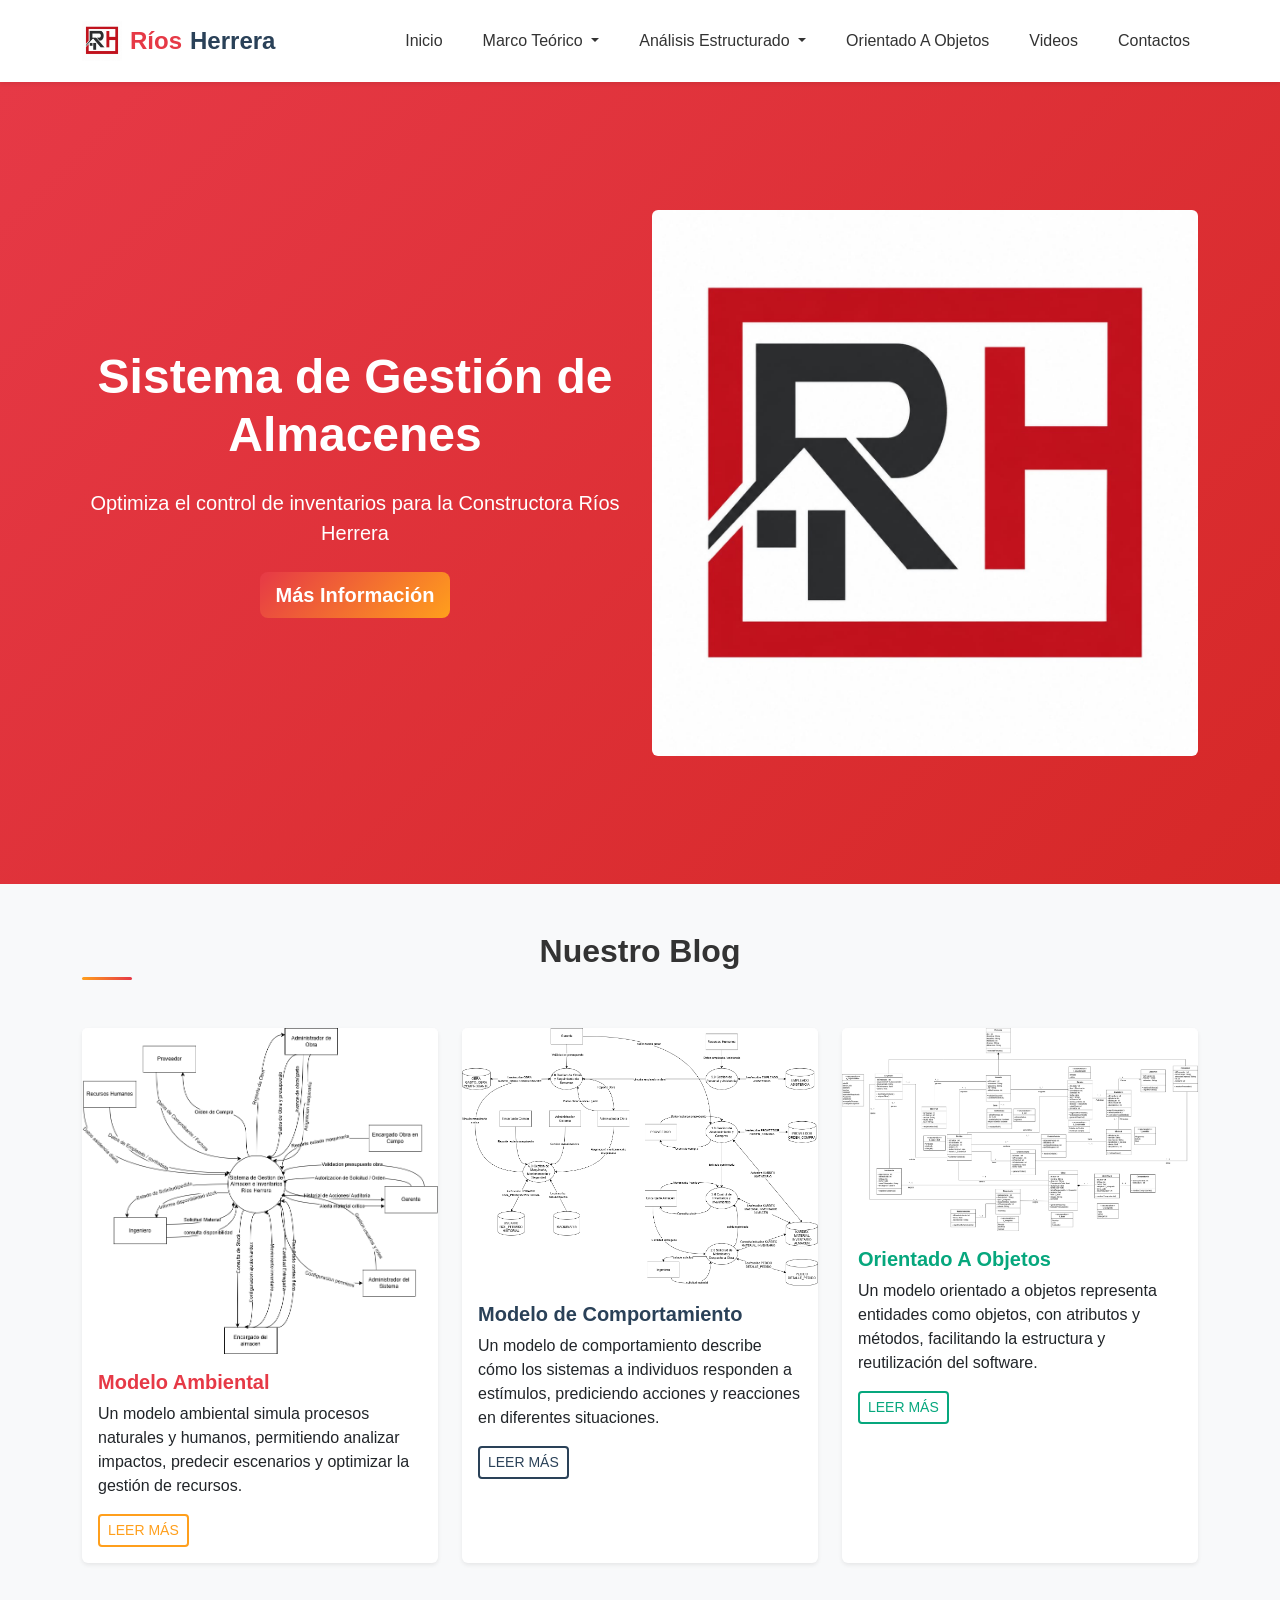
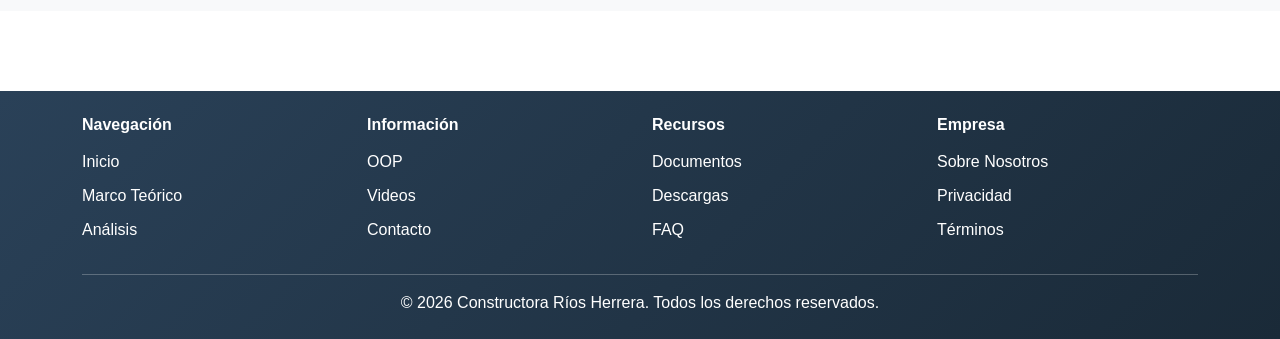
<file: index.html>
<!DOCTYPE html>
<html lang="es">
<head>
    <meta charset="UTF-8">
    <meta name="viewport" content="width=device-width, initial-scale=1.0">
    <title>Sistema de Gestión de Almacenes - Constructora Ríos Herrera</title>
    <link href="https://cdn.jsdelivr.net/npm/bootstrap@5.3.0/dist/css/bootstrap.min.css" rel="stylesheet">
    <link rel="stylesheet" href="styles.css">
</head>
<body>
    <!-- NAVBAR -->
    <nav class="navbar navbar-expand-lg navbar-light bg-white shadow-sm sticky-top">
        <div class="container">
            <a class="navbar-brand fw-bold d-flex align-items-center gap-2" href="index.html">
                <img src="public/img/logoEmpresaCons.jpeg" alt="Logo Ríos Herrera" style="max-height: 40px; max-width: 40px;">
                <span style="color: #E63946">Ríos</span>
                <span style="color: #2A4158">Herrera</span>
            </a>
            <button class="navbar-toggler" type="button" data-bs-toggle="collapse" data-bs-target="#navbarNav">
                <span class="navbar-toggler-icon"></span>
            </button>
            <div class="collapse navbar-collapse" id="navbarNav">
                <ul class="navbar-nav ms-auto">
                    <li class="nav-item">
                        <a class="nav-link" href="index.html">Inicio</a>
                    </li>
                    <li class="nav-item dropdown">
                        <a class="nav-link dropdown-toggle" href="#" id="marcoDropdown" role="button" data-bs-toggle="dropdown">
                            Marco Teórico
                        </a>
                        <ul class="dropdown-menu" aria-labelledby="marcoDropdown">
                            <li><a class="dropdown-item" href="marco-teorico.html#introduccion">Introducción</a></li>
                            <li><a class="dropdown-item" href="marco-teorico.html#problema">Problema</a></li>
                            <li><a class="dropdown-item" href="marco-teorico.html#antecedentes">Antecedentes del Problema</a></li>
                            <li><a class="dropdown-item" href="marco-teorico.html#planteamiento">Planteamiento del Problema</a></li>
                            <li><a class="dropdown-item" href="marco-teorico.html#formulacion">Formulación del Problema</a></li>
                            <li><a class="dropdown-item" href="marco-teorico.html#objetivos">Objetivos</a></li>
                            <li><a class="dropdown-item" href="marco-teorico.html#hipotesis">Hipótesis</a></li>
                            <li><a class="dropdown-item" href="marco-teorico.html#justificaciones">Justificaciones</a></li>
                            <li><a class="dropdown-item" href="marco-teorico.html#metodologia">Metodología</a></li>
                            <li><a class="dropdown-item" href="marco-teorico.html#anexos">Anexos</a></li>
                        </ul>
                    </li>
                    <li class="nav-item dropdown">
                        <a class="nav-link dropdown-toggle" href="#" id="analisisDropdown" role="button" data-bs-toggle="dropdown">
                            Análisis Estructurado
                        </a>
                        <ul class="dropdown-menu" aria-labelledby="analisisDropdown">
                            <li class="dropdown-submenu">
                                <a class="dropdown-item dropdown-toggle" href="#" id="modeloAmbientalDropdown" role="button" data-bs-toggle="dropdown">
                                    Modelo Ambiental
                                </a>
                                <ul class="dropdown-menu" aria-labelledby="modeloAmbientalDropdown">
                                    <li><a class="dropdown-item" href="analisis-estructurado.html#declaracion">Declaración de Propósitos</a></li>
                                    <li><a class="dropdown-item" href="analisis-estructurado.html#diagrama">Diagrama de Contexto</a></li>
                                    <li><a class="dropdown-item" href="analisis-estructurado.html#eventos">Lista de Eventos</a></li>
                                </ul>
                            </li>
                            <li class="dropdown-submenu">
                                <a class="dropdown-item dropdown-toggle" href="#" id="modeloComportamientoDropdown" role="button" data-bs-toggle="dropdown">
                                    Modelo de Comportamiento
                                </a>
                                <ul class="dropdown-menu" aria-labelledby="modeloComportamientoDropdown">
                                    <li><a class="dropdown-item" href="analisis-estructurado.html#nivel0">Nivel Cero</a></li>
                                    <li><a class="dropdown-item" href="analisis-estructurado.html#nivel1">Nivel 1</a></li>
                                    <li><a class="dropdown-item" href="analisis-estructurado.html#nivel2">Nivel 2</a></li>
                                    <li><a class="dropdown-item" href="analisis-estructurado.html#nivel2-proceso2">Nivel 2 - Proceso 2.0</a></li>
                                    <li><a class="dropdown-item" href="analisis-estructurado.html#planificacion">Planificación de Actividades</a></li>
                                </ul>
                            </li>
                            <li><hr class="dropdown-divider"></li>
                            <li><a class="dropdown-item" href="modelo-er.html">Modelo ER</a></li>
                            <li><a class="dropdown-item" href="diagrama-procesos.html">Diagrama de Procesos</a></li>
                            <li class="dropdown-submenu">
                                <a class="dropdown-item dropdown-toggle" href="#" id="casosUsoDropdown" role="button" data-bs-toggle="dropdown">
                                    Casos de Uso
                                </a>
                                <ul class="dropdown-menu" aria-labelledby="casosUsoDropdown">
                                    <li><a class="dropdown-item" href="casos-uso.html#caso-uso">Caso de Uso</a></li>
                                    <li><a class="dropdown-item" href="casos-uso.html#caso-negocio">Caso de Uso de Negocio (CUN)</a></li>
                                    <li><a class="dropdown-item" href="casos-uso.html#caso-expandido">Caso de Uso Expandido</a></li>
                                </ul>
                            </li>
                        </ul>
                    </li>
                    <li class="nav-item">
                        <a class="nav-link" href="orientado-objetos.html">Orientado A Objetos</a>
                    </li>
                    <li class="nav-item">
                        <a class="nav-link" href="videos.html">Videos</a>
                    </li>
                    <li class="nav-item">
                        <a class="nav-link" href="contactos.html">Contactos</a>
                    </li>
                </ul>
            </div>
        </div>
    </nav>

    <!-- HERO -->
    <section class="hero" style="background: linear-gradient(135deg, #2C2C2C 0%, #1a1a1a 100%);">
        <div class="container text-white py-5">
            <div class="row align-items-center">
                <div class="col-lg-6">
                    <h1 class="display-5 fw-bold mb-4">Sistema de Gestión de Almacenes</h1>
                    <p class="lead mb-4">Optimiza el control de inventarios para la Constructora Ríos Herrera</p>
                    <a href="#blog" class="btn btn-lg" style="background: linear-gradient(135deg, #E63946 0%, #FF9F1C 100%); color: white; border: none; font-weight: bold;">Más Información</a>
                </div>
                <div class="col-lg-6">
                    <img src="public/img/logoEmpresaCons.jpeg" alt="Sistema" class="img-fluid rounded" style="filter: none; opacity: 1;">
                </div>
            </div>
        </div>
    </section>

    <!-- BLOG SECTION -->
    <section id="blog" class="py-5 bg-light">
        <div class="container">
            <h2 class="text-center mb-5 fw-bold">Nuestro Blog</h2>
            
            <div class="row g-4">
                <!-- Artículo 1 -->
                <div class="col-md-4">
                    <div class="card h-100 shadow-sm border-0" style="border-top: 4px solid #FF9F1C;">
                        <img src="public/img/modeloAmbiental/Modelo Ambiental.drawio.png" class="card-img-top" alt="Modelo Ambiental">
                        <div class="card-body">
                            <h5 class="card-title fw-bold" style="color: #E63946">Modelo Ambiental</h5>
                            <p class="card-text">Un modelo ambiental simula procesos naturales y humanos, permitiendo analizar impactos, predecir escenarios y optimizar la gestión de recursos.</p>
                            <a href="analisis-estructurado.html#modelo-ambiental" class="btn btn-sm btn-outline" style="color: #FF9F1C; border-color: #FF9F1C; border-width: 2px;">LEER MÁS</a>
                        </div>
                    </div>
                </div>

                <!-- Artículo 2 -->
                <div class="col-md-4">
                    <div class="card h-100 shadow-sm border-0" style="border-top: 4px solid #E63946;">
                        <img src="public/img/modeloAmbiental/MA Nivel 1.drawio.png" class="card-img-top" alt="Modelo Comportamiento">
                        <div class="card-body">
                            <h5 class="card-title fw-bold" style="color: #2A4158">Modelo de Comportamiento</h5>
                            <p class="card-text">Un modelo de comportamiento describe cómo los sistemas a individuos responden a estímulos, prediciendo acciones y reacciones en diferentes situaciones.</p>
                            <a href="analisis-estructurado.html#nivel1" class="btn btn-sm btn-outline" style="color: #2A4158; border-color: #2A4158; border-width: 2px;">LEER MÁS</a>
                        </div>
                    </div>
                </div>

                <!-- Artículo 3 -->
                <div class="col-md-4">
                    <div class="card h-100 shadow-sm border-0" style="border-top: 4px solid #06A77D;">
                        <img src="public/img/UML.png" class="card-img-top" alt="Orientado Objetos">
                        <div class="card-body">
                            <h5 class="card-title fw-bold" style="color: #06A77D">Orientado A Objetos</h5>
                            <p class="card-text">Un modelo orientado a objetos representa entidades como objetos, con atributos y métodos, facilitando la estructura y reutilización del software.</p>
                            <a href="orientado-objetos.html#definicion" class="btn btn-sm btn-outline" style="color: #06A77D; border-color: #06A77D; border-width: 2px;">LEER MÁS</a>
                        </div>
                    </div>
                </div>
            </div>
        </div>
    </section>

    <!-- FOOTER -->
    <footer class="bg-dark text-white py-4">
        <div class="container">
            <div class="row">
                <div class="col-md-3">
                    <h6 class="fw-bold mb-3">Navegación</h6>
                    <ul class="list-unstyled">
                        <li><a href="index.html" class="text-white text-decoration-none">Inicio</a></li>
                        <li><a href="marco-teorico.html" class="text-white text-decoration-none">Marco Teórico</a></li>
                        <li><a href="analisis-estructurado.html" class="text-white text-decoration-none">Análisis</a></li>
                    </ul>
                </div>
                <div class="col-md-3">
                    <h6 class="fw-bold mb-3">Información</h6>
                    <ul class="list-unstyled">
                        <li><a href="orientado-objetos.html" class="text-white text-decoration-none">OOP</a></li>
                        <li><a href="videos.html" class="text-white text-decoration-none">Videos</a></li>
                        <li><a href="contactos.html" class="text-white text-decoration-none">Contacto</a></li>
                    </ul>
                </div>
                <div class="col-md-3">
                    <h6 class="fw-bold mb-3">Recursos</h6>
                    <ul class="list-unstyled">
                        <li><a href="#" class="text-white text-decoration-none">Documentos</a></li>
                        <li><a href="#" class="text-white text-decoration-none">Descargas</a></li>
                        <li><a href="#" class="text-white text-decoration-none">FAQ</a></li>
                    </ul>
                </div>
                <div class="col-md-3">
                    <h6 class="fw-bold mb-3">Empresa</h6>
                    <ul class="list-unstyled">
                        <li><a href="#" class="text-white text-decoration-none">Sobre Nosotros</a></li>
                        <li><a href="#" class="text-white text-decoration-none">Privacidad</a></li>
                        <li><a href="#" class="text-white text-decoration-none">Términos</a></li>
                    </ul>
                </div>
            </div>
            <hr class="bg-secondary">
            <div class="text-center">
                <p class="mb-0">&copy; 2026 Constructora Ríos Herrera. Todos los derechos reservados.</p>
            </div>
        </div>
    </footer>

    <script src="https://cdn.jsdelivr.net/npm/bootstrap@5.3.0/dist/js/bootstrap.bundle.min.js"></script>
    <script>
        // Fix para submenús anidados en Bootstrap
        document.querySelectorAll('.dropdown-submenu > a').forEach(function(element) {
            element.addEventListener('click', function(e) {
                e.preventDefault();
                let menu = this.nextElementSibling;
                if (menu) {
                    menu.classList.toggle('show');
                }
            });
        });

        // Cerrar submenús cuando se abre otro
        document.querySelectorAll('.dropdown-submenu').forEach(function(item) {
            item.addEventListener('shown.bs.dropdown', function() {
                let submenu = this.querySelector('.dropdown-menu');
                if (submenu) {
                    submenu.classList.add('show');
                }
            });
        });
    </script>
</body>
</html>
</file>
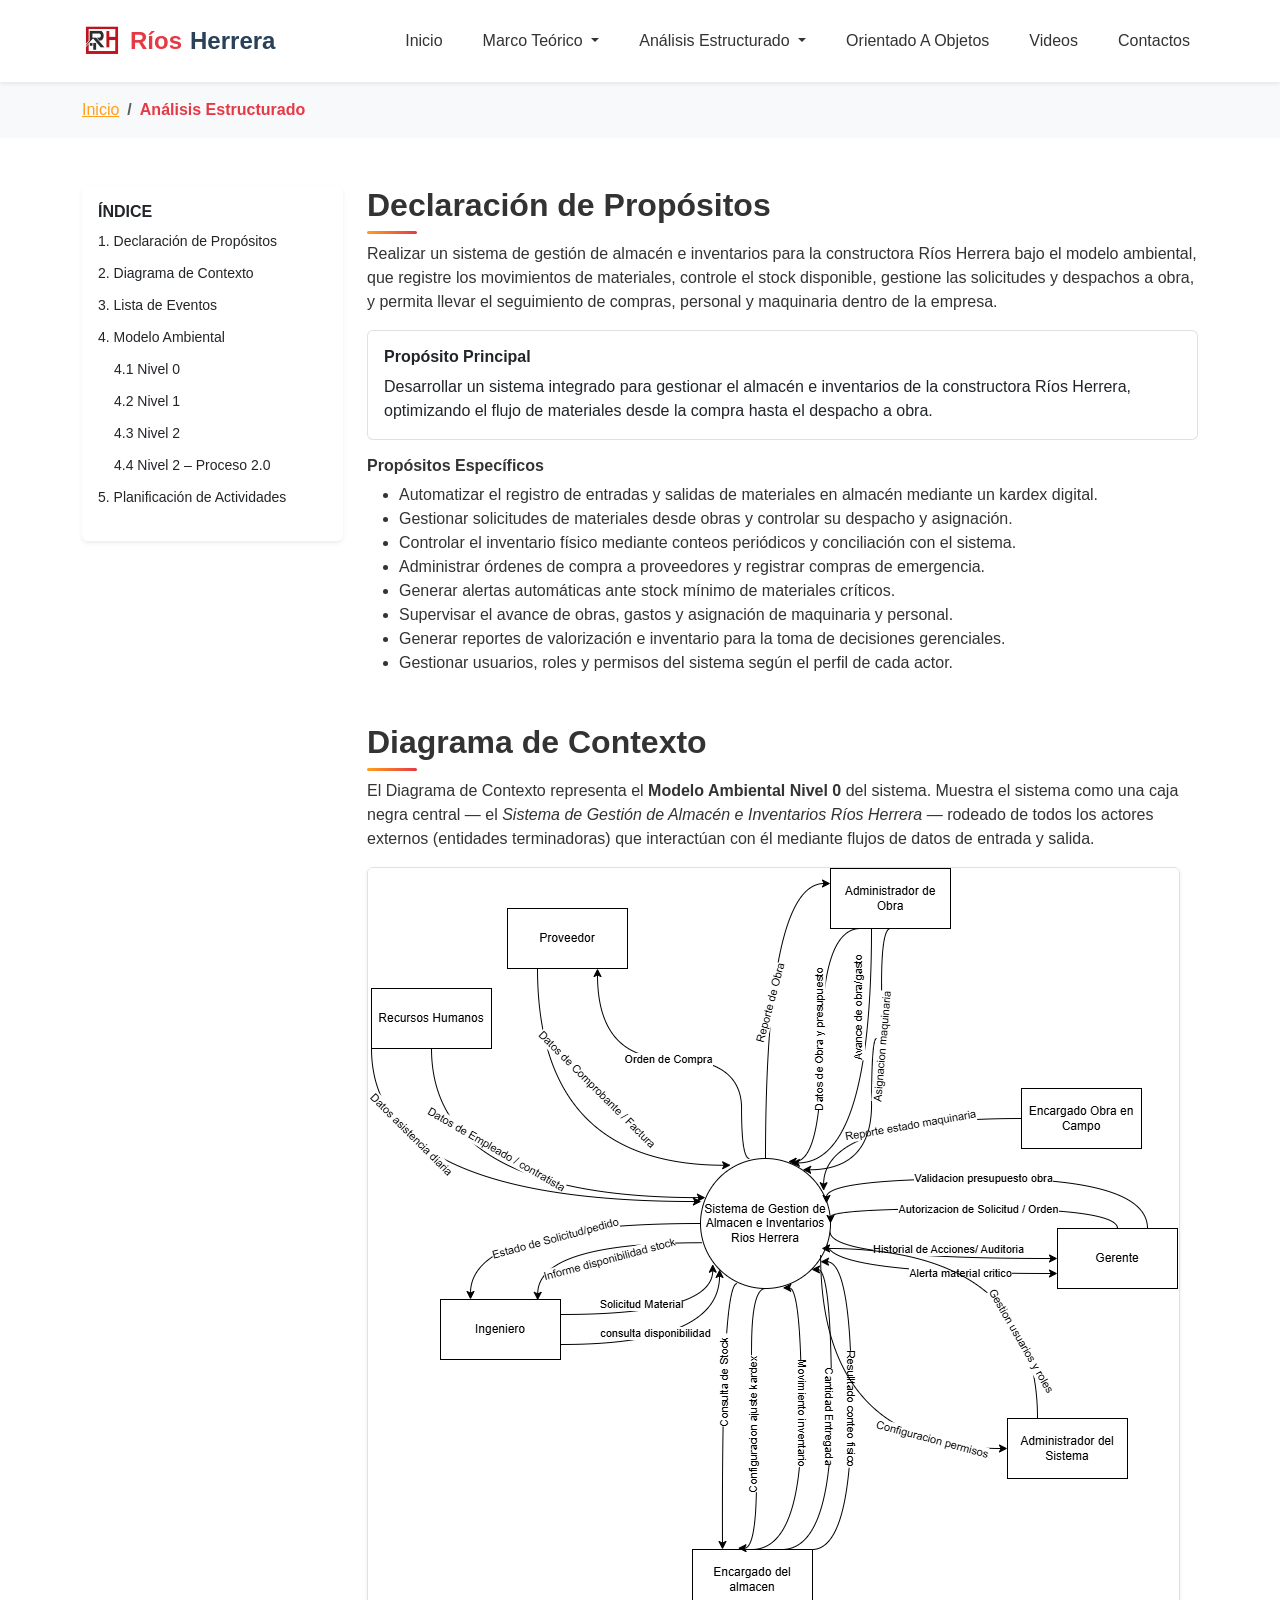
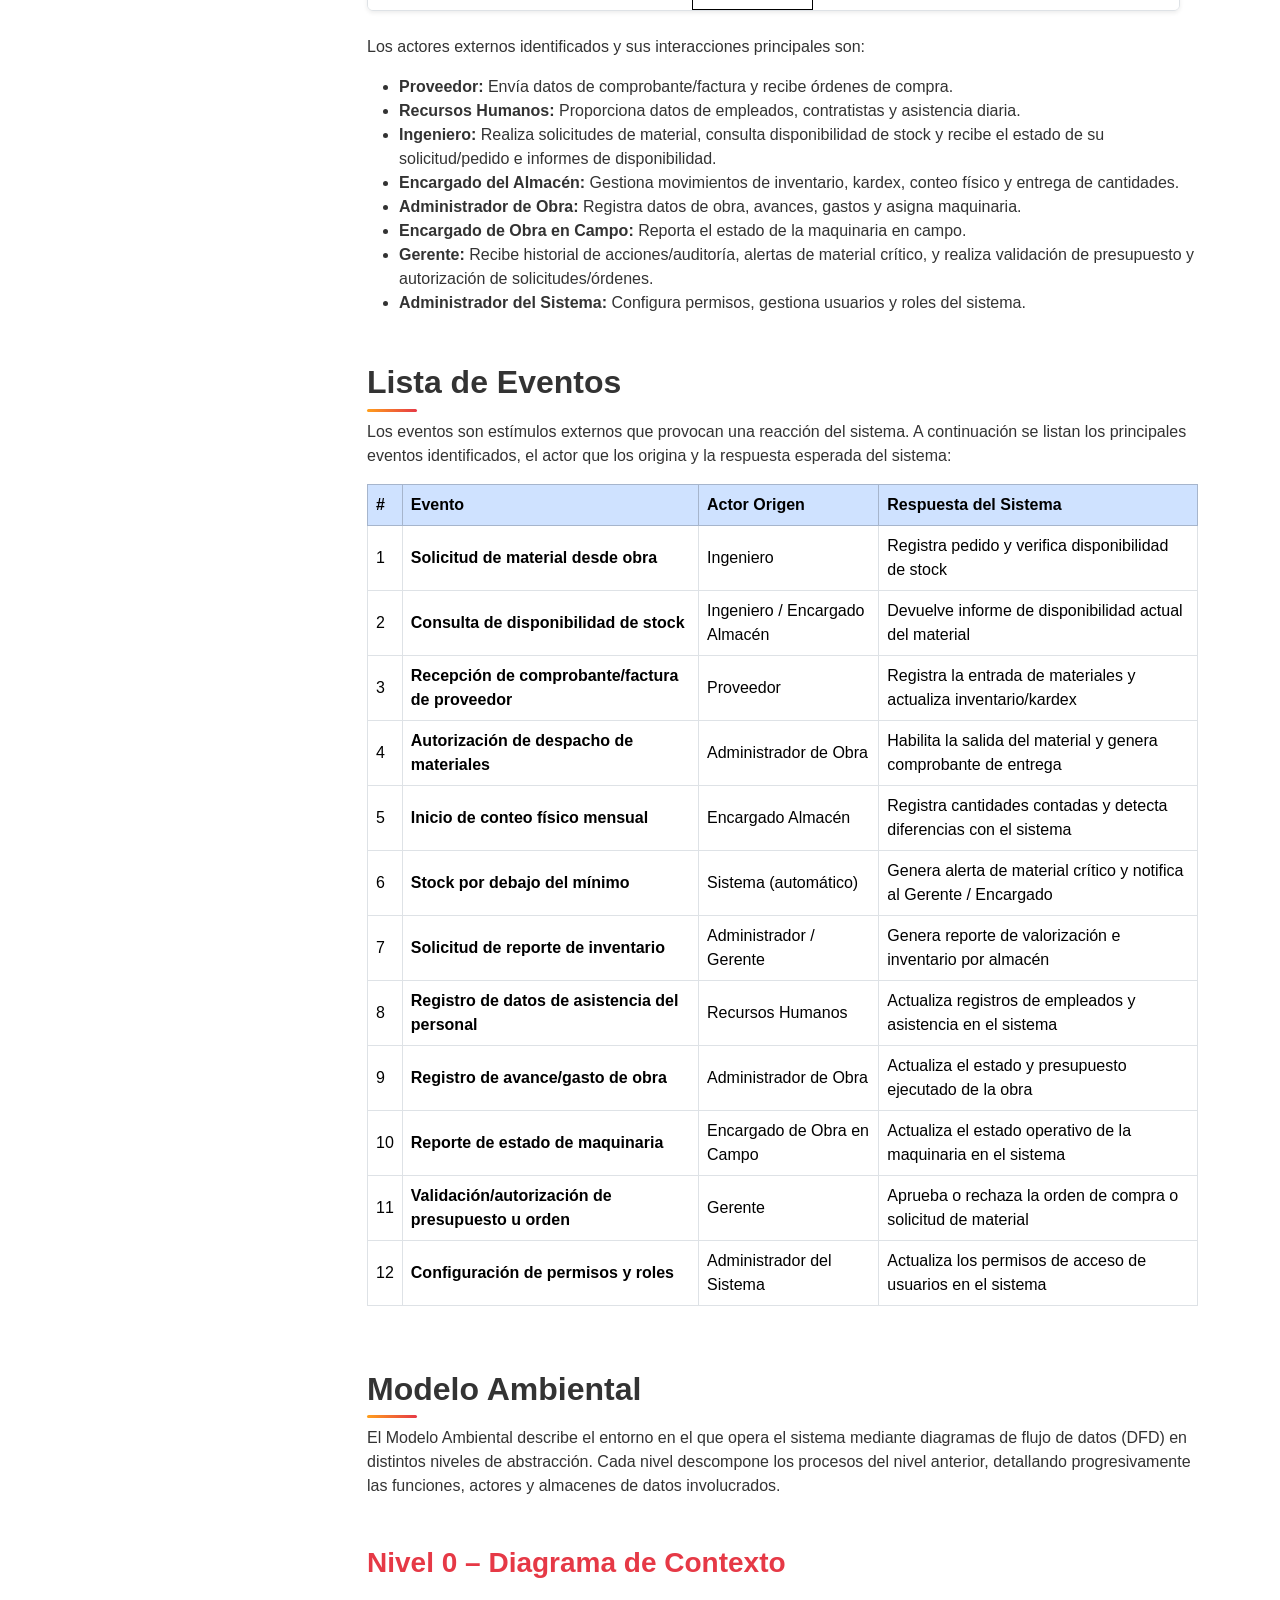
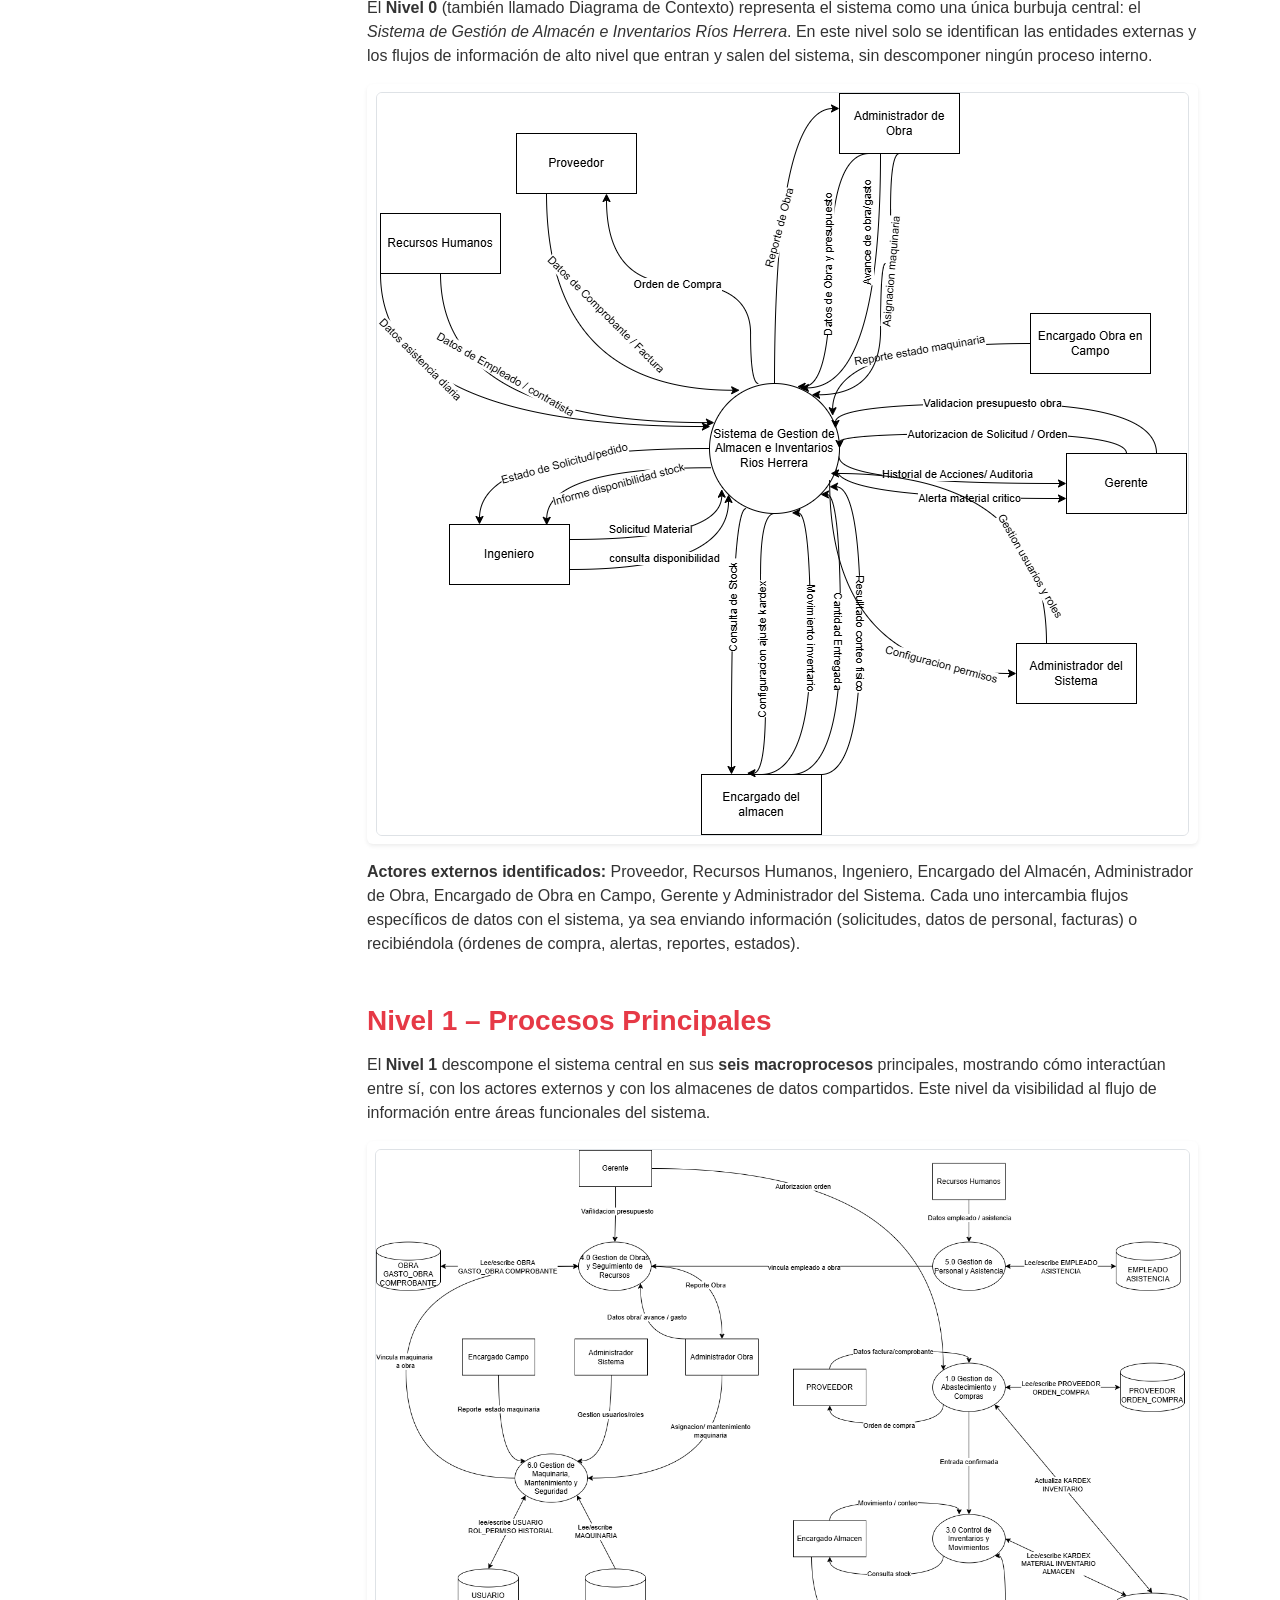
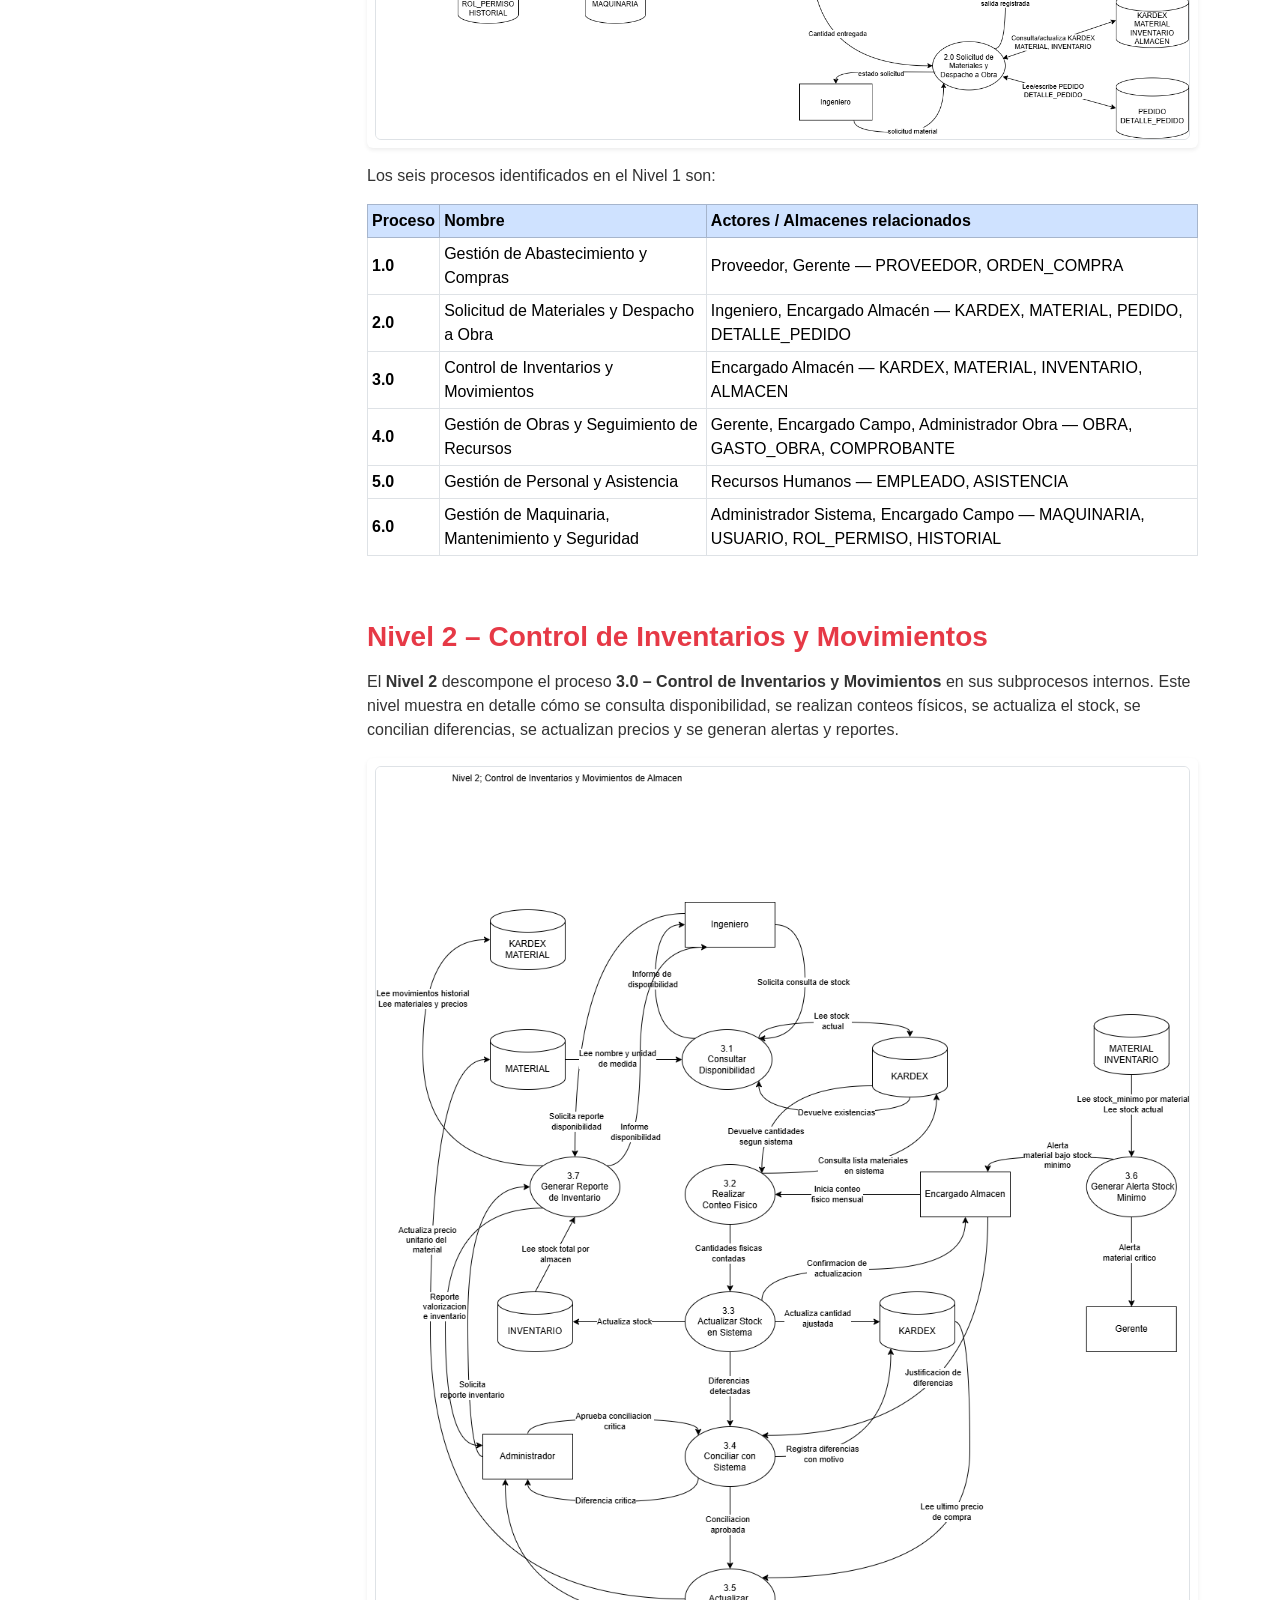
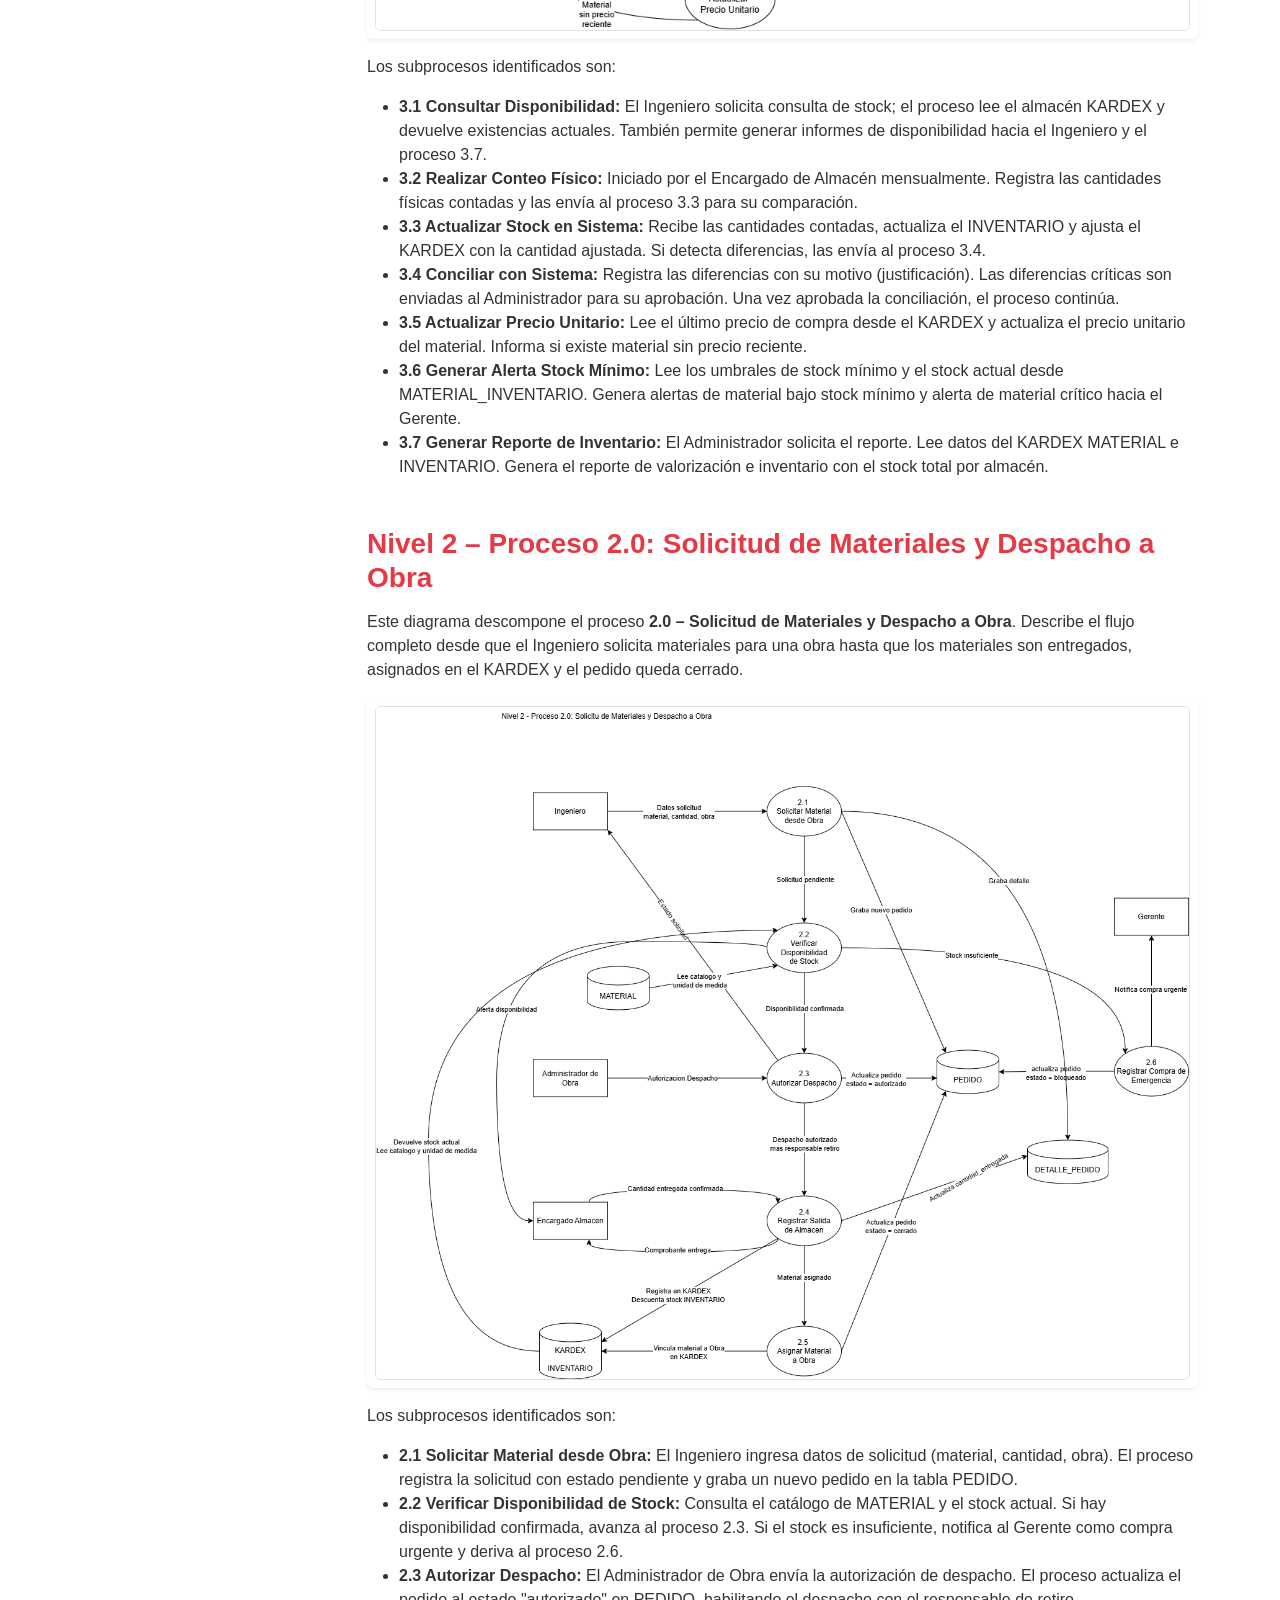
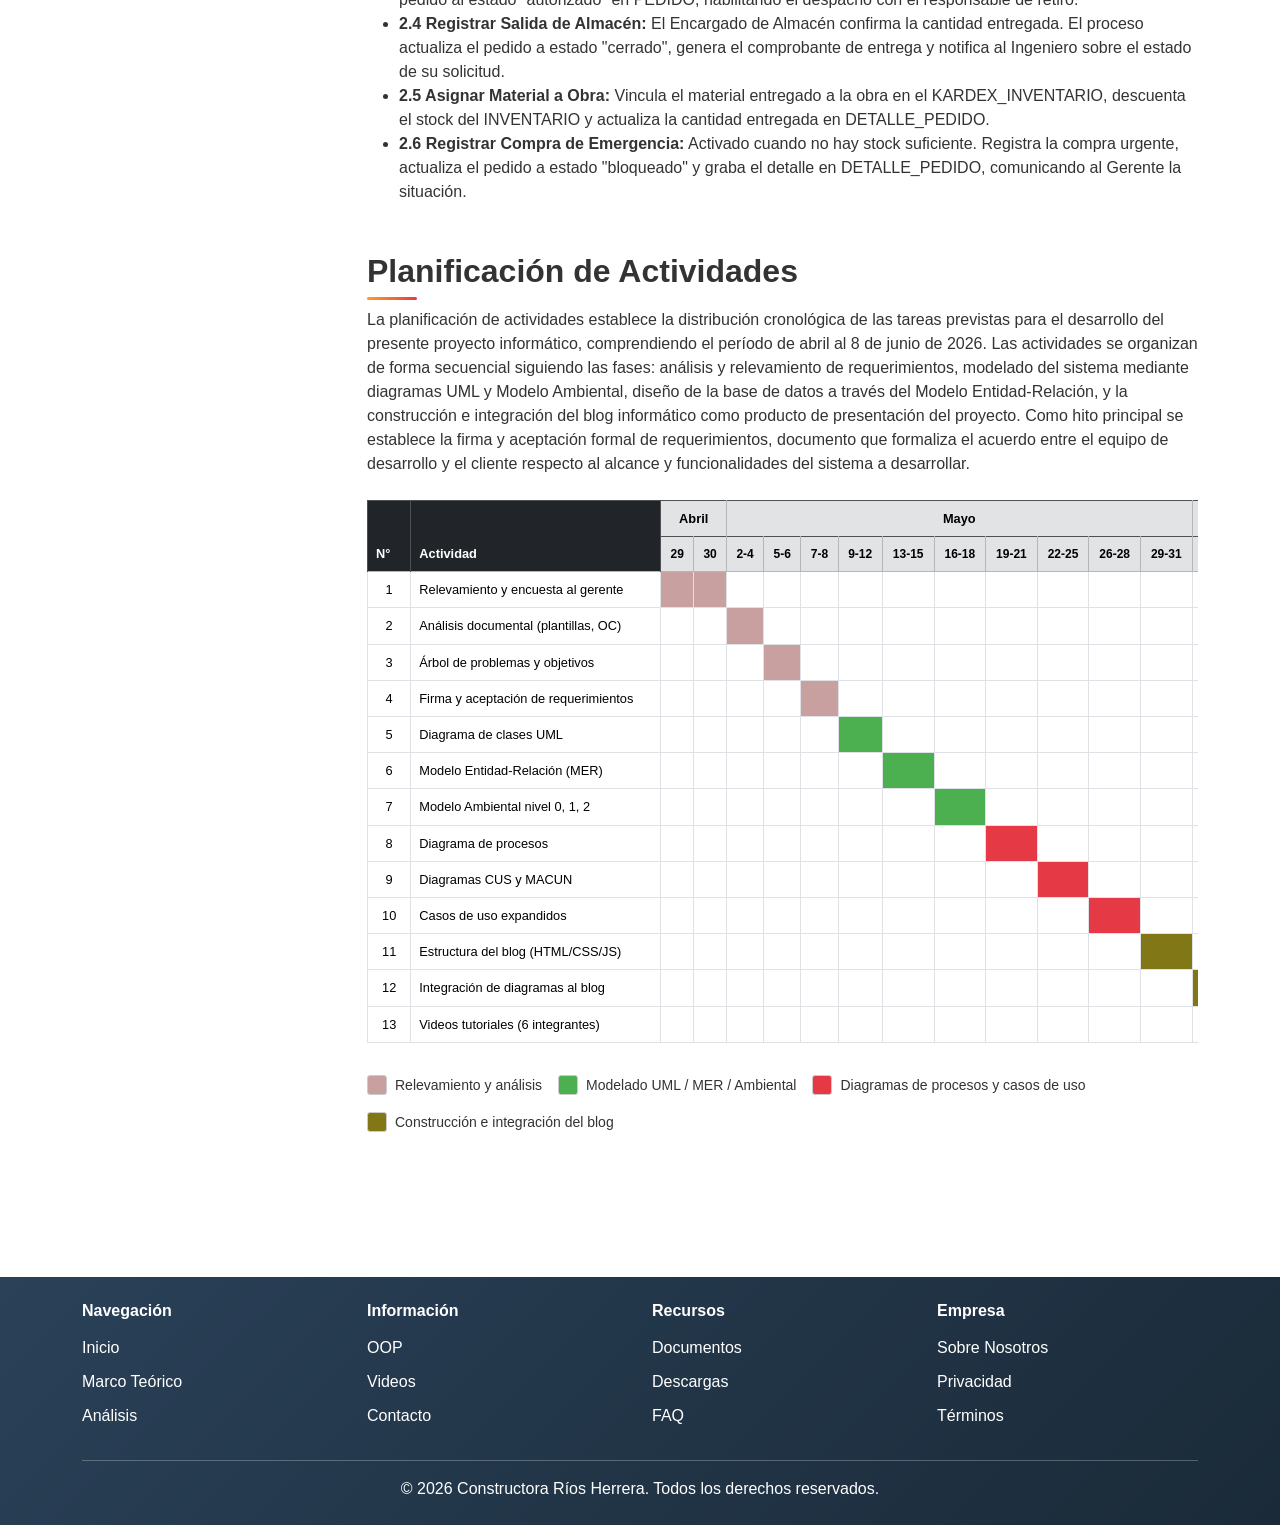
<file: analisis-estructurado.html>
<!DOCTYPE html>
<html lang="es">
<head>
    <meta charset="UTF-8">
    <meta name="viewport" content="width=device-width, initial-scale=1.0">
    <title>Análisis Estructurado - Sistema de Gestión de Almacenes</title>
    <link href="https://cdn.jsdelivr.net/npm/bootstrap@5.3.0/dist/css/bootstrap.min.css" rel="stylesheet">
    <link rel="stylesheet" href="styles.css">
</head>
<body>



    <!-- NAVBAR -->
    <nav class="navbar navbar-expand-lg navbar-light bg-white shadow-sm sticky-top">
        <div class="container">
            <a class="navbar-brand fw-bold d-flex align-items-center gap-2" href="index.html">
                <img src="public/img/logoEmpresaCons.jpeg" alt="Logo Ríos Herrera" style="max-height: 40px; max-width: 40px;">
                <span style="color: #E63946">Ríos</span>
                <span style="color: #2A4158">Herrera</span>
            </a>
            <button class="navbar-toggler" type="button" data-bs-toggle="collapse" data-bs-target="#navbarNav">
                <span class="navbar-toggler-icon"></span>
            </button>
            <div class="collapse navbar-collapse" id="navbarNav">
                <ul class="navbar-nav ms-auto">
                    <li class="nav-item">
                        <a class="nav-link" href="index.html">Inicio</a>
                    </li>
                    <li class="nav-item dropdown">
                        <a class="nav-link dropdown-toggle" href="#" id="marcoDropdown" role="button" data-bs-toggle="dropdown">
                            Marco Teórico
                        </a>
                        <ul class="dropdown-menu" aria-labelledby="marcoDropdown">
                            <li><a class="dropdown-item" href="marco-teorico.html#introduccion">Introducción</a></li>
                            <li><a class="dropdown-item" href="marco-teorico.html#antecedentes">Antecedentes</a></li>
                            <li><a class="dropdown-item" href="marco-teorico.html#planteamiento">Planteamiento del Problema</a></li>
                        </ul>
                    </li>
                    <li class="nav-item dropdown">
                        <a class="nav-link dropdown-toggle active" href="#" id="analisisDropdown" role="button" data-bs-toggle="dropdown">
                            Análisis Estructurado
                        </a>
                        <ul class="dropdown-menu" aria-labelledby="analisisDropdown">
                            <li class="dropdown-submenu">
                                <a class="dropdown-item dropdown-toggle" href="#" id="modeloAmbientalDropdown" role="button" data-bs-toggle="dropdown">
                                    Modelo Ambiental
                                </a>
                                <ul class="dropdown-menu" aria-labelledby="modeloAmbientalDropdown">
                                    <li><a class="dropdown-item" href="#declaracion">Declaración de Propósitos</a></li>
                                    <li><a class="dropdown-item" href="#diagrama">Diagrama de Contexto</a></li>
                                    <li><a class="dropdown-item" href="#eventos">Lista de Eventos</a></li>
                                </ul>
                            </li>
                            <li class="dropdown-submenu">
                                <a class="dropdown-item dropdown-toggle" href="#" id="modeloComportamientoDropdown" role="button" data-bs-toggle="dropdown">
                                    Modelo de Comportamiento
                                </a>
                                <ul class="dropdown-menu" aria-labelledby="modeloComportamientoDropdown">
                                    <li><a class="dropdown-item" href="#nivel0">Nivel Cero</a></li>
                                    <li><a class="dropdown-item" href="#nivel1">Nivel 1</a></li>
                                    <li><a class="dropdown-item" href="#nivel2">Nivel 2</a></li>
                                    <li><a class="dropdown-item" href="#nivel2-proceso2">Nivel 2 - Proceso 2.0</a></li>
                                    <li><a class="dropdown-item" href="#planificacion">Planificación de Actividades</a></li>
                                </ul>
                            </li>
                            <li><hr class="dropdown-divider"></li>
                            <li><a class="dropdown-item" href="modelo-er.html">Modelo ER</a></li>
                            <li><a class="dropdown-item" href="diagrama-procesos.html">Diagrama de Procesos</a></li>
                            <li class="dropdown-submenu">
                                <a class="dropdown-item dropdown-toggle" href="#" id="casosUsoDropdown" role="button" data-bs-toggle="dropdown">
                                    Casos de Uso
                                </a>
                                <ul class="dropdown-menu" aria-labelledby="casosUsoDropdown">
                                    <li><a class="dropdown-item" href="casos-uso.html#caso-uso">Caso de Uso</a></li>
                                    <li><a class="dropdown-item" href="casos-uso.html#caso-negocio">Caso de Uso de Negocio (CUN)</a></li>
                                    <li><a class="dropdown-item" href="casos-uso.html#caso-expandido">Caso de Uso Expandido</a></li>
                                </ul>
                            </li>
                        </ul>
                    </li>
                    <li class="nav-item">
                        <a class="nav-link" href="orientado-objetos.html">Orientado A Objetos</a>
                    </li>
                    <li class="nav-item">
                        <a class="nav-link" href="videos.html">Videos</a>
                    </li>
                    <li class="nav-item">
                        <a class="nav-link" href="contactos.html">Contactos</a>
                    </li>
                </ul>
            </div>
        </div>
    </nav>





    <!-- BREADCRUMB -->
    <div class="bg-light py-3">
        <div class="container">
            <nav aria-label="breadcrumb">
                <ol class="breadcrumb mb-0">
                    <li class="breadcrumb-item"><a href="index.html">Inicio</a></li>
                    <li class="breadcrumb-item active">Análisis Estructurado</li>
                </ol>
            </nav>
        </div>
    </div>







    <!-- CONTENIDO -->
    <div class="container py-5">
        <div class="row">
            <!-- SIDEBAR CON ÍNDICE -->
            <div class="col-lg-3">
                <div class="card shadow-sm border-0 sticky-top" style="top: 80px;">
                    <div class="card-body">
                        <h6 class="card-title fw-bold fw-bold" style="color: #E63946 mb-3">ÍNDICE</h6>
                        <ul class="list-unstyled">
                            <li class="mb-2"><a href="#declaracion" class="text-decoration-none text-dark small">1. Declaración de Propósitos</a></li>
                            <li class="mb-2"><a href="#diagrama" class="text-decoration-none text-dark small">2. Diagrama de Contexto</a></li>
                            <li class="mb-2"><a href="#eventos" class="text-decoration-none text-dark small">3. Lista de Eventos</a></li>
                            <li class="mb-2"><a href="#modelo-ambiental" class="text-decoration-none text-dark small">4. Modelo Ambiental</a></li>
                            <li class="mb-2 ms-3"><a href="#nivel0" class="text-decoration-none text-dark small">4.1 Nivel 0</a></li>
                            <li class="mb-2 ms-3"><a href="#nivel1" class="text-decoration-none text-dark small">4.2 Nivel 1</a></li>
                            <li class="mb-2 ms-3"><a href="#nivel2" class="text-decoration-none text-dark small">4.3 Nivel 2</a></li>
                            <li class="mb-2 ms-3"><a href="#nivel2-proceso" class="text-decoration-none text-dark small">4.4 Nivel 2 – Proceso 2.0</a></li>
                            <li class="mb-2"><a href="#planificacion" class="text-decoration-none text-dark small">5. Planificación de Actividades</a></li>
                        </ul>
                    </div>
                </div>
            </div>

           
            <div class="col-lg-9">
                <section id="declaracion" class="mb-5 scroll-margin">
                    <h2 class="fw-bold fw-bold" style="color: #E63946 mb-3">Declaración de Propósitos</h2>
                        <p>Realizar un sistema de gestión de almacén e inventarios para la constructora Ríos Herrera bajo el modelo ambiental, que registre los movimientos de materiales, controle el stock disponible, gestione las solicitudes y despachos a obra, y permita llevar el seguimiento de compras, personal y maquinaria dentro de la empresa.</p>                    <div class="card border-start border-1" style="border-color: #E63946 border-4 shadow-sm">
                        
                            <div class="card-body">
                                <h6 class="fw-bold">Propósito Principal</h6>
                                <p class="mb-0">Desarrollar un sistema integrado para gestionar el almacén e inventarios de la constructora Ríos Herrera, optimizando el flujo de materiales desde la compra hasta el despacho a obra.</p>
                            </div>
                    </div>
                    <div class="mt-3">
                        <h6 class="fw-bold">Propósitos Específicos</h6>
                        <ul>
                            <li>Automatizar el registro de entradas y salidas de materiales en almacén mediante un kardex digital.</li>
                            <li>Gestionar solicitudes de materiales desde obras y controlar su despacho y asignación.</li>
                            <li>Controlar el inventario físico mediante conteos periódicos y conciliación con el sistema.</li>
                            <li>Administrar órdenes de compra a proveedores y registrar compras de emergencia.</li>
                            <li>Generar alertas automáticas ante stock mínimo de materiales críticos.</li>
                            <li>Supervisar el avance de obras, gastos y asignación de maquinaria y personal.</li>
                            <li>Generar reportes de valorización e inventario para la toma de decisiones gerenciales.</li>
                            <li>Gestionar usuarios, roles y permisos del sistema según el perfil de cada actor.</li>
                        </ul>
                    </div>
                </section>

                
                <section id="diagrama" class="mb-5 scroll-margin">
                    <h2 class="fw-bold fw-bold" style="color: #E63946 mb-3">Diagrama de Contexto</h2>
                    <p>El Diagrama de Contexto representa el <strong>Modelo Ambiental Nivel 0</strong> del sistema. Muestra el sistema como una caja negra central — el <em>Sistema de Gestión de Almacén e Inventarios Ríos Herrera</em> — rodeado de todos los actores externos (entidades terminadoras) que interactúan con él mediante flujos de datos de entrada y salida.</p>
                    <img src="public/img/modeloAmbiental/Modelo Ambiental.drawio.png" alt="Diagrama de Contexto - Modelo Ambiental Nivel 0" class="img-fluid rounded shadow-sm mb-4 border">
                    <p>Los actores externos identificados y sus interacciones principales son:</p>
                    <ul>
                        <li><strong>Proveedor:</strong> Envía datos de comprobante/factura y recibe órdenes de compra.</li>
                        <li><strong>Recursos Humanos:</strong> Proporciona datos de empleados, contratistas y asistencia diaria.</li>
                        <li><strong>Ingeniero:</strong> Realiza solicitudes de material, consulta disponibilidad de stock y recibe el estado de su solicitud/pedido e informes de disponibilidad.</li>
                        <li><strong>Encargado del Almacén:</strong> Gestiona movimientos de inventario, kardex, conteo físico y entrega de cantidades.</li>
                        <li><strong>Administrador de Obra:</strong> Registra datos de obra, avances, gastos y asigna maquinaria.</li>
                        <li><strong>Encargado de Obra en Campo:</strong> Reporta el estado de la maquinaria en campo.</li>
                        <li><strong>Gerente:</strong> Recibe historial de acciones/auditoría, alertas de material crítico, y realiza validación de presupuesto y autorización de solicitudes/órdenes.</li>
                        <li><strong>Administrador del Sistema:</strong> Configura permisos, gestiona usuarios y roles del sistema.</li>
                    </ul>
                </section>

                <section id="eventos" class="mb-5 scroll-margin">
                    <h2 class="fw-bold fw-bold" style="color: #E63946 mb-3">Lista de Eventos</h2>
                    <p>Los eventos son estímulos externos que provocan una reacción del sistema. A continuación se listan los principales eventos identificados, el actor que los origina y la respuesta esperada del sistema:</p>
                    <div class="table-responsive">
                        <table class="table table-hover table-bordered align-middle">
                            <thead class="table-primary">
                                <tr>
                                    <th>#</th>
                                    <th>Evento</th>
                                    <th>Actor Origen</th>
                                    <th>Respuesta del Sistema</th>
                                </tr>
                            </thead>
                            <tbody>
                                <tr>
                                    <td>1</td>
                                    <td><strong>Solicitud de material desde obra</strong></td>
                                    <td>Ingeniero</td>
                                    <td>Registra pedido y verifica disponibilidad de stock</td>
                                </tr>
                                <tr>
                                    <td>2</td>
                                    <td><strong>Consulta de disponibilidad de stock</strong></td>
                                    <td>Ingeniero / Encargado Almacén</td>
                                    <td>Devuelve informe de disponibilidad actual del material</td>
                                </tr>
                                <tr>
                                    <td>3</td>
                                    <td><strong>Recepción de comprobante/factura de proveedor</strong></td>
                                    <td>Proveedor</td>
                                    <td>Registra la entrada de materiales y actualiza inventario/kardex</td>
                                </tr>
                                <tr>
                                    <td>4</td>
                                    <td><strong>Autorización de despacho de materiales</strong></td>
                                    <td>Administrador de Obra</td>
                                    <td>Habilita la salida del material y genera comprobante de entrega</td>
                                </tr>
                                <tr>
                                    <td>5</td>
                                    <td><strong>Inicio de conteo físico mensual</strong></td>
                                    <td>Encargado Almacén</td>
                                    <td>Registra cantidades contadas y detecta diferencias con el sistema</td>
                                </tr>
                                <tr>
                                    <td>6</td>
                                    <td><strong>Stock por debajo del mínimo</strong></td>
                                    <td>Sistema (automático)</td>
                                    <td>Genera alerta de material crítico y notifica al Gerente / Encargado</td>
                                </tr>
                                <tr>
                                    <td>7</td>
                                    <td><strong>Solicitud de reporte de inventario</strong></td>
                                    <td>Administrador / Gerente</td>
                                    <td>Genera reporte de valorización e inventario por almacén</td>
                                </tr>
                                <tr>
                                    <td>8</td>
                                    <td><strong>Registro de datos de asistencia del personal</strong></td>
                                    <td>Recursos Humanos</td>
                                    <td>Actualiza registros de empleados y asistencia en el sistema</td>
                                </tr>
                                <tr>
                                    <td>9</td>
                                    <td><strong>Registro de avance/gasto de obra</strong></td>
                                    <td>Administrador de Obra</td>
                                    <td>Actualiza el estado y presupuesto ejecutado de la obra</td>
                                </tr>
                                <tr>
                                    <td>10</td>
                                    <td><strong>Reporte de estado de maquinaria</strong></td>
                                    <td>Encargado de Obra en Campo</td>
                                    <td>Actualiza el estado operativo de la maquinaria en el sistema</td>
                                </tr>
                                <tr>
                                    <td>11</td>
                                    <td><strong>Validación/autorización de presupuesto u orden</strong></td>
                                    <td>Gerente</td>
                                    <td>Aprueba o rechaza la orden de compra o solicitud de material</td>
                                </tr>
                                <tr>
                                    <td>12</td>
                                    <td><strong>Configuración de permisos y roles</strong></td>
                                    <td>Administrador del Sistema</td>
                                    <td>Actualiza los permisos de acceso de usuarios en el sistema</td>
                                </tr>
                            </tbody>
                        </table>
                    </div>
                </section>

                
                <section id="modelo-ambiental" class="mb-5 scroll-margin">
                    <h2 class="fw-bold fw-bold" style="color: #E63946 mb-3">Modelo Ambiental</h2>
                    <p>El Modelo Ambiental describe el entorno en el que opera el sistema mediante diagramas de flujo de datos (DFD) en distintos niveles de abstracción. Cada nivel descompone los procesos del nivel anterior, detallando progresivamente las funciones, actores y almacenes de datos involucrados.</p>
                </section>

                
                <section id="nivel0" class="mb-5 scroll-margin">
                    <h3 class="fw-bold mb-3" style="color:#E63946;">Nivel 0 – Diagrama de Contexto</h3>
                    <p>El <strong>Nivel 0</strong> (también llamado Diagrama de Contexto) representa el sistema como una única burbuja central: el <em>Sistema de Gestión de Almacén e Inventarios Ríos Herrera</em>. En este nivel solo se identifican las entidades externas y los flujos de información de alto nivel que entran y salen del sistema, sin descomponer ningún proceso interno.</p>
                    <div class="card shadow-sm border-0 mb-3">
                        <div class="card-body text-center p-2">
                            <img src="public/img/modeloAmbiental/Modelo Ambiental.drawio.png" alt="Modelo Ambiental - Nivel 0" class="img-fluid rounded border">
                        </div>
                    </div>
                    <p><strong>Actores externos identificados:</strong> Proveedor, Recursos Humanos, Ingeniero, Encargado del Almacén, Administrador de Obra, Encargado de Obra en Campo, Gerente y Administrador del Sistema. Cada uno intercambia flujos específicos de datos con el sistema, ya sea enviando información (solicitudes, datos de personal, facturas) o recibiéndola (órdenes de compra, alertas, reportes, estados).</p>
                </section>

                
                <section id="nivel1" class="mb-5 scroll-margin">
                    <h3 class="fw-bold mb-3" style="color:#E63946;">Nivel 1 – Procesos Principales</h3>
                    <p>El <strong>Nivel 1</strong> descompone el sistema central en sus <strong>seis macroprocesos</strong> principales, mostrando cómo interactúan entre sí, con los actores externos y con los almacenes de datos compartidos. Este nivel da visibilidad al flujo de información entre áreas funcionales del sistema.</p>
                    <div class="card shadow-sm border-0 mb-3">
                        <div class="card-body text-center p-2">
                            <img src="public/img/modeloAmbiental/MA Nivel 1.drawio.png" alt="Modelo Ambiental - Nivel 1" class="img-fluid rounded border">
                        </div>
                    </div>
                    <p>Los seis procesos identificados en el Nivel 1 son:</p>
                    <div class="table-responsive">
                        <table class="table table-sm table-bordered align-middle">
                            <thead class="table-primary">
                                <tr><th>Proceso</th><th>Nombre</th><th>Actores / Almacenes relacionados</th></tr>
                            </thead>
                            <tbody>
                                <tr><td><strong>1.0</strong></td><td>Gestión de Abastecimiento y Compras</td><td>Proveedor, Gerente — PROVEEDOR, ORDEN_COMPRA</td></tr>
                                <tr><td><strong>2.0</strong></td><td>Solicitud de Materiales y Despacho a Obra</td><td>Ingeniero, Encargado Almacén — KARDEX, MATERIAL, PEDIDO, DETALLE_PEDIDO</td></tr>
                                <tr><td><strong>3.0</strong></td><td>Control de Inventarios y Movimientos</td><td>Encargado Almacén — KARDEX, MATERIAL, INVENTARIO, ALMACEN</td></tr>
                                <tr><td><strong>4.0</strong></td><td>Gestión de Obras y Seguimiento de Recursos</td><td>Gerente, Encargado Campo, Administrador Obra — OBRA, GASTO_OBRA, COMPROBANTE</td></tr>
                                <tr><td><strong>5.0</strong></td><td>Gestión de Personal y Asistencia</td><td>Recursos Humanos — EMPLEADO, ASISTENCIA</td></tr>
                                <tr><td><strong>6.0</strong></td><td>Gestión de Maquinaria, Mantenimiento y Seguridad</td><td>Administrador Sistema, Encargado Campo — MAQUINARIA, USUARIO, ROL_PERMISO, HISTORIAL</td></tr>
                            </tbody>
                        </table>
                    </div>
                </section>

                
                <section id="nivel2" class="mb-5 scroll-margin">
                    <h3 class="fw-bold mb-3" style="color:#E63946;">Nivel 2 – Control de Inventarios y Movimientos</h3>
                    <p>El <strong>Nivel 2</strong> descompone el proceso <strong>3.0 – Control de Inventarios y Movimientos</strong> en sus subprocesos internos. Este nivel muestra en detalle cómo se consulta disponibilidad, se realizan conteos físicos, se actualiza el stock, se concilian diferencias, se actualizan precios y se generan alertas y reportes.</p>
                    <div class="card shadow-sm border-0 mb-3">
                        <div class="card-body text-center p-2">
                            <img src="public/img/modeloAmbiental/MA Nivel2 .drawio.png" alt="Modelo Ambiental - Nivel 2: Control de Inventarios" class="img-fluid rounded border">
                        </div>
                    </div>
                    <p>Los subprocesos identificados son:</p>
                    <ul>
                        <li><strong>3.1 Consultar Disponibilidad:</strong> El Ingeniero solicita consulta de stock; el proceso lee el almacén KARDEX y devuelve existencias actuales. También permite generar informes de disponibilidad hacia el Ingeniero y el proceso 3.7.</li>
                        <li><strong>3.2 Realizar Conteo Físico:</strong> Iniciado por el Encargado de Almacén mensualmente. Registra las cantidades físicas contadas y las envía al proceso 3.3 para su comparación.</li>
                        <li><strong>3.3 Actualizar Stock en Sistema:</strong> Recibe las cantidades contadas, actualiza el INVENTARIO y ajusta el KARDEX con la cantidad ajustada. Si detecta diferencias, las envía al proceso 3.4.</li>
                        <li><strong>3.4 Conciliar con Sistema:</strong> Registra las diferencias con su motivo (justificación). Las diferencias críticas son enviadas al Administrador para su aprobación. Una vez aprobada la conciliación, el proceso continúa.</li>
                        <li><strong>3.5 Actualizar Precio Unitario:</strong> Lee el último precio de compra desde el KARDEX y actualiza el precio unitario del material. Informa si existe material sin precio reciente.</li>
                        <li><strong>3.6 Generar Alerta Stock Mínimo:</strong> Lee los umbrales de stock mínimo y el stock actual desde MATERIAL_INVENTARIO. Genera alertas de material bajo stock mínimo y alerta de material crítico hacia el Gerente.</li>
                        <li><strong>3.7 Generar Reporte de Inventario:</strong> El Administrador solicita el reporte. Lee datos del KARDEX MATERIAL e INVENTARIO. Genera el reporte de valorización e inventario con el stock total por almacén.</li>
                    </ul>
                </section>

                
                <section id="nivel2-proceso" class="mb-5 scroll-margin">
                    <h3 class="fw-bold mb-3" style="color:#E63946;">Nivel 2 – Proceso 2.0: Solicitud de Materiales y Despacho a Obra</h3>
                    <p>Este diagrama descompone el proceso <strong>2.0 – Solicitud de Materiales y Despacho a Obra</strong>. Describe el flujo completo desde que el Ingeniero solicita materiales para una obra hasta que los materiales son entregados, asignados en el KARDEX y el pedido queda cerrado.</p>
                    <div class="card shadow-sm border-0 mb-3">
                        <div class="card-body text-center p-2">
                            <img src="public/img/modeloAmbiental/MA Nivel 2 - proceso 2.0.drawio.png" alt="Modelo Ambiental - Nivel 2: Proceso 2.0 Solicitud y Despacho" class="img-fluid rounded border">
                        </div>
                    </div>
                    <p>Los subprocesos identificados son:</p>
                    <ul>
                        <li><strong>2.1 Solicitar Material desde Obra:</strong> El Ingeniero ingresa datos de solicitud (material, cantidad, obra). El proceso registra la solicitud con estado pendiente y graba un nuevo pedido en la tabla PEDIDO.</li>
                        <li><strong>2.2 Verificar Disponibilidad de Stock:</strong> Consulta el catálogo de MATERIAL y el stock actual. Si hay disponibilidad confirmada, avanza al proceso 2.3. Si el stock es insuficiente, notifica al Gerente como compra urgente y deriva al proceso 2.6.</li>
                        <li><strong>2.3 Autorizar Despacho:</strong> El Administrador de Obra envía la autorización de despacho. El proceso actualiza el pedido al estado "autorizado" en PEDIDO, habilitando el despacho con el responsable de retiro.</li>
                        <li><strong>2.4 Registrar Salida de Almacén:</strong> El Encargado de Almacén confirma la cantidad entregada. El proceso actualiza el pedido a estado "cerrado", genera el comprobante de entrega y notifica al Ingeniero sobre el estado de su solicitud.</li>
                        <li><strong>2.5 Asignar Material a Obra:</strong> Vincula el material entregado a la obra en el KARDEX_INVENTARIO, descuenta el stock del INVENTARIO y actualiza la cantidad entregada en DETALLE_PEDIDO.</li>
                        <li><strong>2.6 Registrar Compra de Emergencia:</strong> Activado cuando no hay stock suficiente. Registra la compra urgente, actualiza el pedido a estado "bloqueado" y graba el detalle en DETALLE_PEDIDO, comunicando al Gerente la situación.</li>
                    </ul>
                </section>

                
                <section id="planificacion" class="mb-5 scroll-margin">
                    <h2 class="fw-bold fw-bold" style="color: #E63946 mb-3">Planificación de Actividades</h2>
                    <p>La planificación de actividades establece la distribución cronológica de las tareas previstas para el desarrollo del presente proyecto informático, comprendiendo el período de abril al 8 de junio de 2026. Las actividades se organizan de forma secuencial siguiendo las fases: análisis y relevamiento de requerimientos, modelado del sistema mediante diagramas UML y Modelo Ambiental, diseño de la base de datos a través del Modelo Entidad-Relación, y la construcción e integración del blog informático como producto de presentación del proyecto. Como hito principal se establece la firma y aceptación formal de requerimientos, documento que formaliza el acuerdo entre el equipo de desarrollo y el cliente respecto al alcance y funcionalidades del sistema a desarrollar.</p>

                    <div class="table-responsive mt-4">
                        <table class="table table-bordered text-center align-middle" style="font-size: 0.8rem; min-width: 900px;">
                            <thead>
                                <tr class="table-dark">
                                    <th rowspan="2" class="text-start" style="min-width:40px;">N°</th>
                                    <th rowspan="2" class="text-start" style="min-width:180px;">Actividad</th>
                                    
                                    <th colspan="2" class="table-secondary">Abril</th>
                                    
                                    <th colspan="10" class="table-secondary">Mayo</th>
                                    
                                    <th colspan="5" class="table-secondary">Junio</th>
                                </tr>
                                <tr class="table-secondary" style="font-size:0.75rem;">
                                    <th>29</th><th>30</th>
                                    <th>2-4</th><th>5-6</th><th>7-8</th><th>9-12</th><th>13-15</th><th>16-18</th>
                                    <th>19-21</th><th>22-25</th><th>26-28</th><th>29-31</th><th>1-3</th><th>4-7</th>
                                    
                                </tr>
                            </thead>
                            <tbody>
                                
                                <tr>
                                    <td>1</td>
                                    <td class="text-start">Relevamiento y encuesta al gerente</td>
                                    <td style="background:#c9a0a0;"></td>
                                    <td style="background:#c9a0a0;"></td>
                                    <td></td><td></td><td></td><td></td><td></td><td></td><td></td><td></td><td></td><td></td><td></td>
                                </tr>
                                
                                <tr>
                                    <td>2</td>
                                    <td class="text-start">Análisis documental (plantillas, OC)</td>
                                    <td></td>
                                    <td></td>
                                    <td style="background:#c9a0a0;"></td>
                                    <td></td><td></td><td></td><td></td><td></td><td></td><td></td><td></td><td></td><td></td>
                                </tr>
                                
                                <tr>
                                    <td>3</td>
                                    <td class="text-start">Árbol de problemas y objetivos</td>
                                    <td></td><td></td>
                                    <td></td>
                                    <td style="background:#c9a0a0;"></td>
                                    <td></td><td></td><td></td><td></td><td></td><td></td><td></td><td></td><td></td>
                                </tr>
                                
                                <tr>
                                    <td>4</td>
                                    <td class="text-start">Firma y aceptación de requerimientos</td>
                                    <td></td><td></td><td></td>
                                    <td></td>
                                    <td style="background:#c9a0a0;"></td>
                                    <td></td><td></td><td></td><td></td><td></td><td></td><td></td><td></td>
                                </tr>
                                
                                <tr>
                                    <td>5</td>
                                    <td class="text-start">Diagrama de clases UML</td>
                                    <td></td><td></td><td></td><td></td>
                                    <td></td>
                                    <td style="background:#4caf50;"></td>
                                    <td></td><td></td><td></td><td></td><td></td><td></td><td></td>
                                </tr>
                                
                                <tr>
                                    <td>6</td>
                                    <td class="text-start">Modelo Entidad-Relación (MER)</td>
                                    <td></td><td></td><td></td><td></td><td></td>
                                    <td></td>
                                    <td style="background:#4caf50;"></td>
                                    <td></td><td></td><td></td><td></td><td></td><td></td>
                                </tr>
                                
                                <tr>
                                    <td>7</td>
                                    <td class="text-start">Modelo Ambiental nivel 0, 1, 2</td>
                                    <td></td><td></td><td></td><td></td><td></td><td></td>
                                    <td></td>
                                    <td style="background:#4caf50;"></td>
                                    <td></td><td></td><td></td><td></td><td></td>
                                </tr>
                                
                                <tr>
                                    <td>8</td>
                                    <td class="text-start">Diagrama de procesos</td>
                                    <td></td><td></td><td></td><td></td><td></td><td></td><td></td><td></td>
                                    <td style="background:#E63946;"></td>
                                    <td></td>
                                    <td></td><td></td><td></td>
                                </tr>
                                
                                <tr>
                                    <td>9</td>
                                    <td class="text-start">Diagramas CUS y MACUN</td>
                                    <td></td><td></td><td></td><td></td><td></td><td></td><td></td><td></td><td></td>
                                    <td style="background:#E63946;"></td>
                                    <td></td>
                                    <td></td><td></td>
                                </tr>
                                
                                <tr>
                                    <td>10</td>
                                    <td class="text-start">Casos de uso expandidos</td>
                                    <td></td><td></td><td></td><td></td><td></td><td></td><td></td><td></td><td></td><td></td>
                                    <td style="background:#E63946;"></td>
                                    <td></td>
                                    <td></td>
                                </tr>
                                
                                <tr>
                                    <td>11</td>
                                    <td class="text-start">Estructura del blog (HTML/CSS/JS)</td>
                                    <td></td><td></td><td></td><td></td><td></td><td></td><td></td><td></td><td></td><td></td><td></td>
                                    <td style="background:#827717;"></td>
                                    <td></td>
                                </tr>
                                
                                <tr>
                                    <td>12</td>
                                    <td class="text-start">Integración de diagramas al blog</td>
                                    <td></td><td></td><td></td><td></td><td></td><td></td><td></td><td></td><td></td><td></td><td></td>
                                    <td></td>
                                    <td style="background:#827717;"></td>
                                </tr>
                                
                                <tr>
                                    <td>13</td>
                                    <td class="text-start">Videos tutoriales (6 integrantes)</td>
                                    <td></td><td></td><td></td><td></td><td></td><td></td><td></td><td></td><td></td><td></td><td></td><td></td><td></td>
                                    <td style="background:#827717;"></td>
                                </tr>
                            </tbody>
                        </table>
                    </div>

                    
                    <div class="d-flex flex-wrap gap-3 mt-3">
                        <div class="d-flex align-items-center gap-2">
                            <div style="width:20px;height:20px;background:#c9a0a0;border:1px solid #ccc;border-radius:3px;"></div>
                            <small>Relevamiento y análisis</small>
                        </div>
                        <div class="d-flex align-items-center gap-2">
                            <div style="width:20px;height:20px;background:#4caf50;border:1px solid #ccc;border-radius:3px;"></div>
                            <small>Modelado UML / MER / Ambiental</small>
                        </div>
                        <div class="d-flex align-items-center gap-2">
                            <div style="width:20px;height:20px;background:#E63946;border:1px solid #ccc;border-radius:3px;"></div>
                            <small>Diagramas de procesos y casos de uso</small>
                        </div>
                        <div class="d-flex align-items-center gap-2">
                            <div style="width:20px;height:20px;background:#827717;border:1px solid #ccc;border-radius:3px;"></div>
                            <small>Construcción e integración del blog</small>
                        </div>
                    </div>
                </section>

            </div>
        </div>
    </div>








    
    <!-- FOOTER -->
    <footer class="bg-dark text-white py-4 mt-5">
        <div class="container">
            <div class="row">
                <div class="col-md-3">
                    <h6 class="fw-bold mb-3">Navegación</h6>
                    <ul class="list-unstyled">
                        <li><a href="index.html" class="text-white text-decoration-none">Inicio</a></li>
                        <li><a href="marco-teorico.html" class="text-white text-decoration-none">Marco Teórico</a></li>
                        <li><a href="analisis-estructurado.html" class="text-white text-decoration-none">Análisis</a></li>
                    </ul>
                </div>
                <div class="col-md-3">
                    <h6 class="fw-bold mb-3">Información</h6>
                    <ul class="list-unstyled">
                        <li><a href="orientado-objetos.html" class="text-white text-decoration-none">OOP</a></li>
                        <li><a href="videos.html" class="text-white text-decoration-none">Videos</a></li>
                        <li><a href="contactos.html" class="text-white text-decoration-none">Contacto</a></li>
                    </ul>
                </div>
                <div class="col-md-3">
                    <h6 class="fw-bold mb-3">Recursos</h6>
                    <ul class="list-unstyled">
                        <li><a href="#" class="text-white text-decoration-none">Documentos</a></li>
                        <li><a href="#" class="text-white text-decoration-none">Descargas</a></li>
                        <li><a href="#" class="text-white text-decoration-none">FAQ</a></li>
                    </ul>
                </div>
                <div class="col-md-3">
                    <h6 class="fw-bold mb-3">Empresa</h6>
                    <ul class="list-unstyled">
                        <li><a href="#" class="text-white text-decoration-none">Sobre Nosotros</a></li>
                        <li><a href="#" class="text-white text-decoration-none">Privacidad</a></li>
                        <li><a href="#" class="text-white text-decoration-none">Términos</a></li>
                    </ul>
                </div>
            </div>
            <hr class="bg-secondary">
            <div class="text-center">
                <p class="mb-0">&copy; 2026 Constructora Ríos Herrera. Todos los derechos reservados.</p>
            </div>
        </div>
    </footer>

    <script src="https://cdn.jsdelivr.net/npm/bootstrap@5.3.0/dist/js/bootstrap.bundle.min.js"></script>
</body>
</html>
</file>
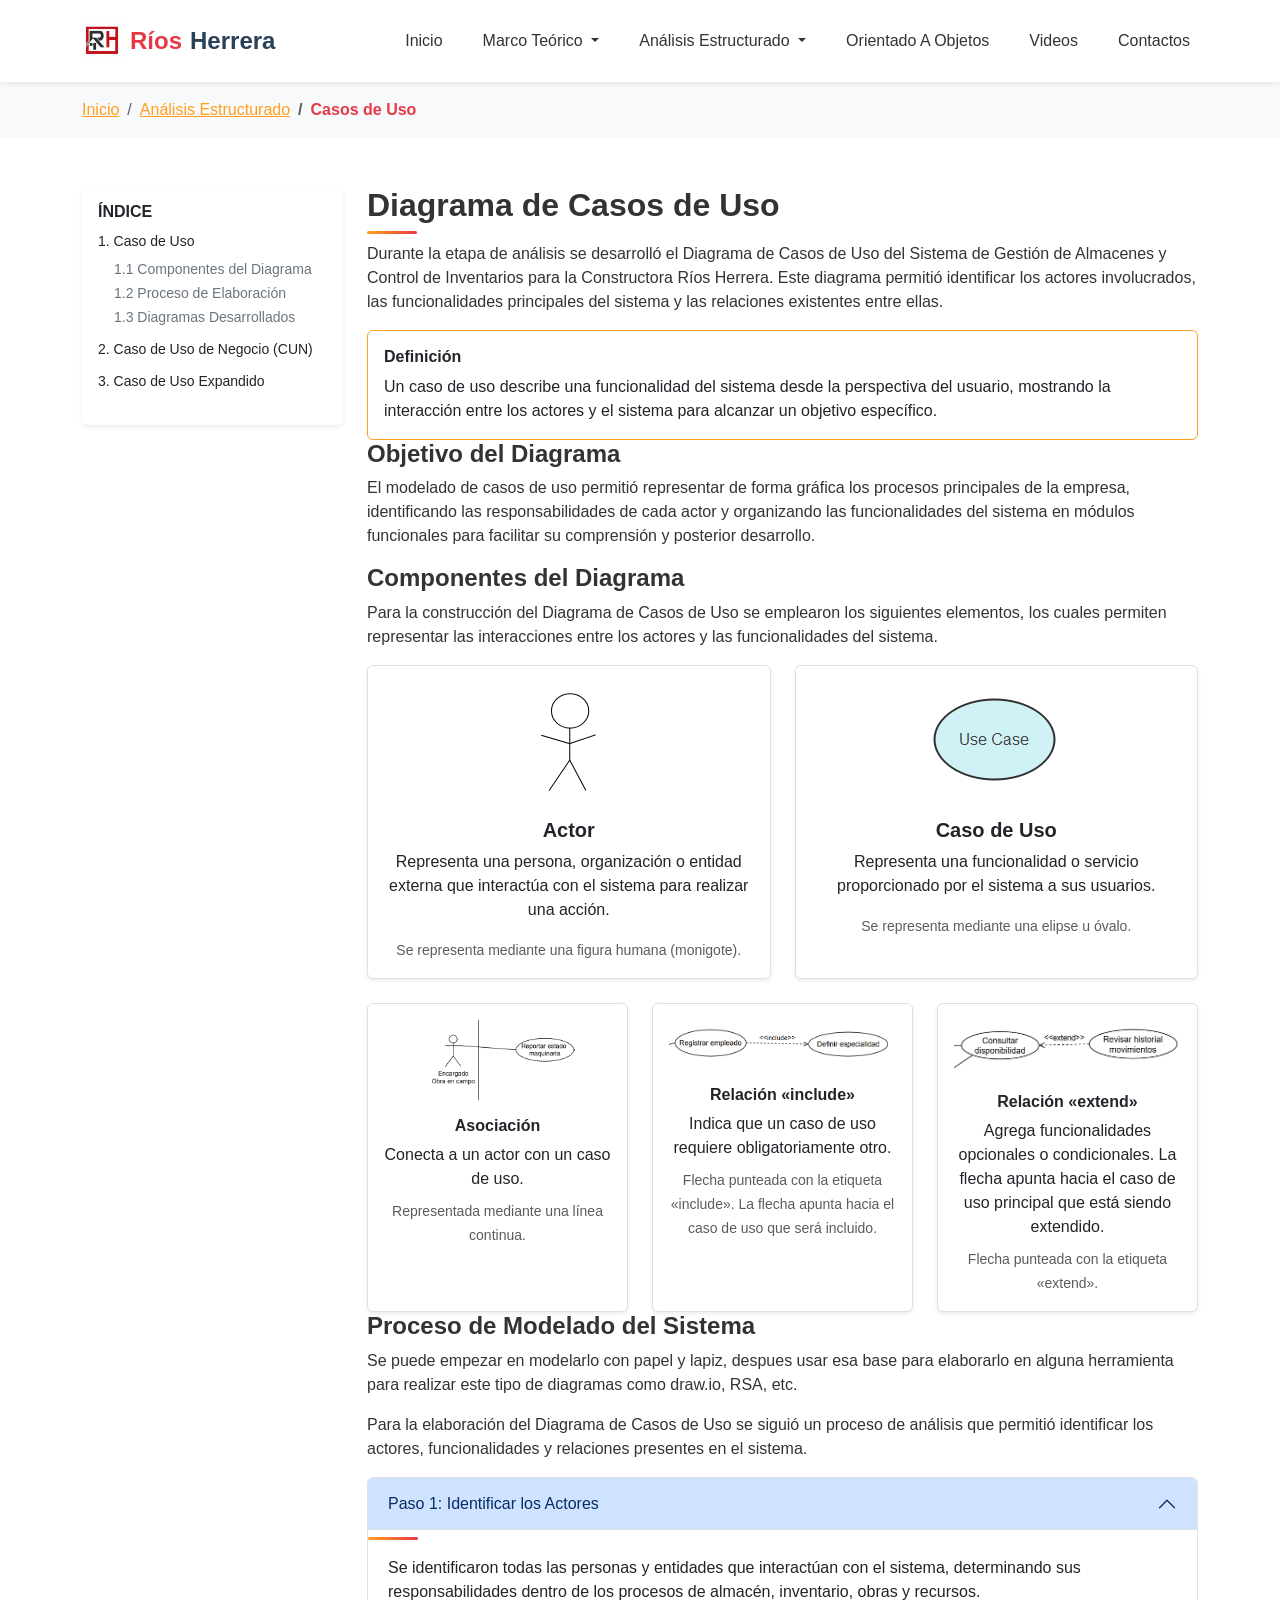
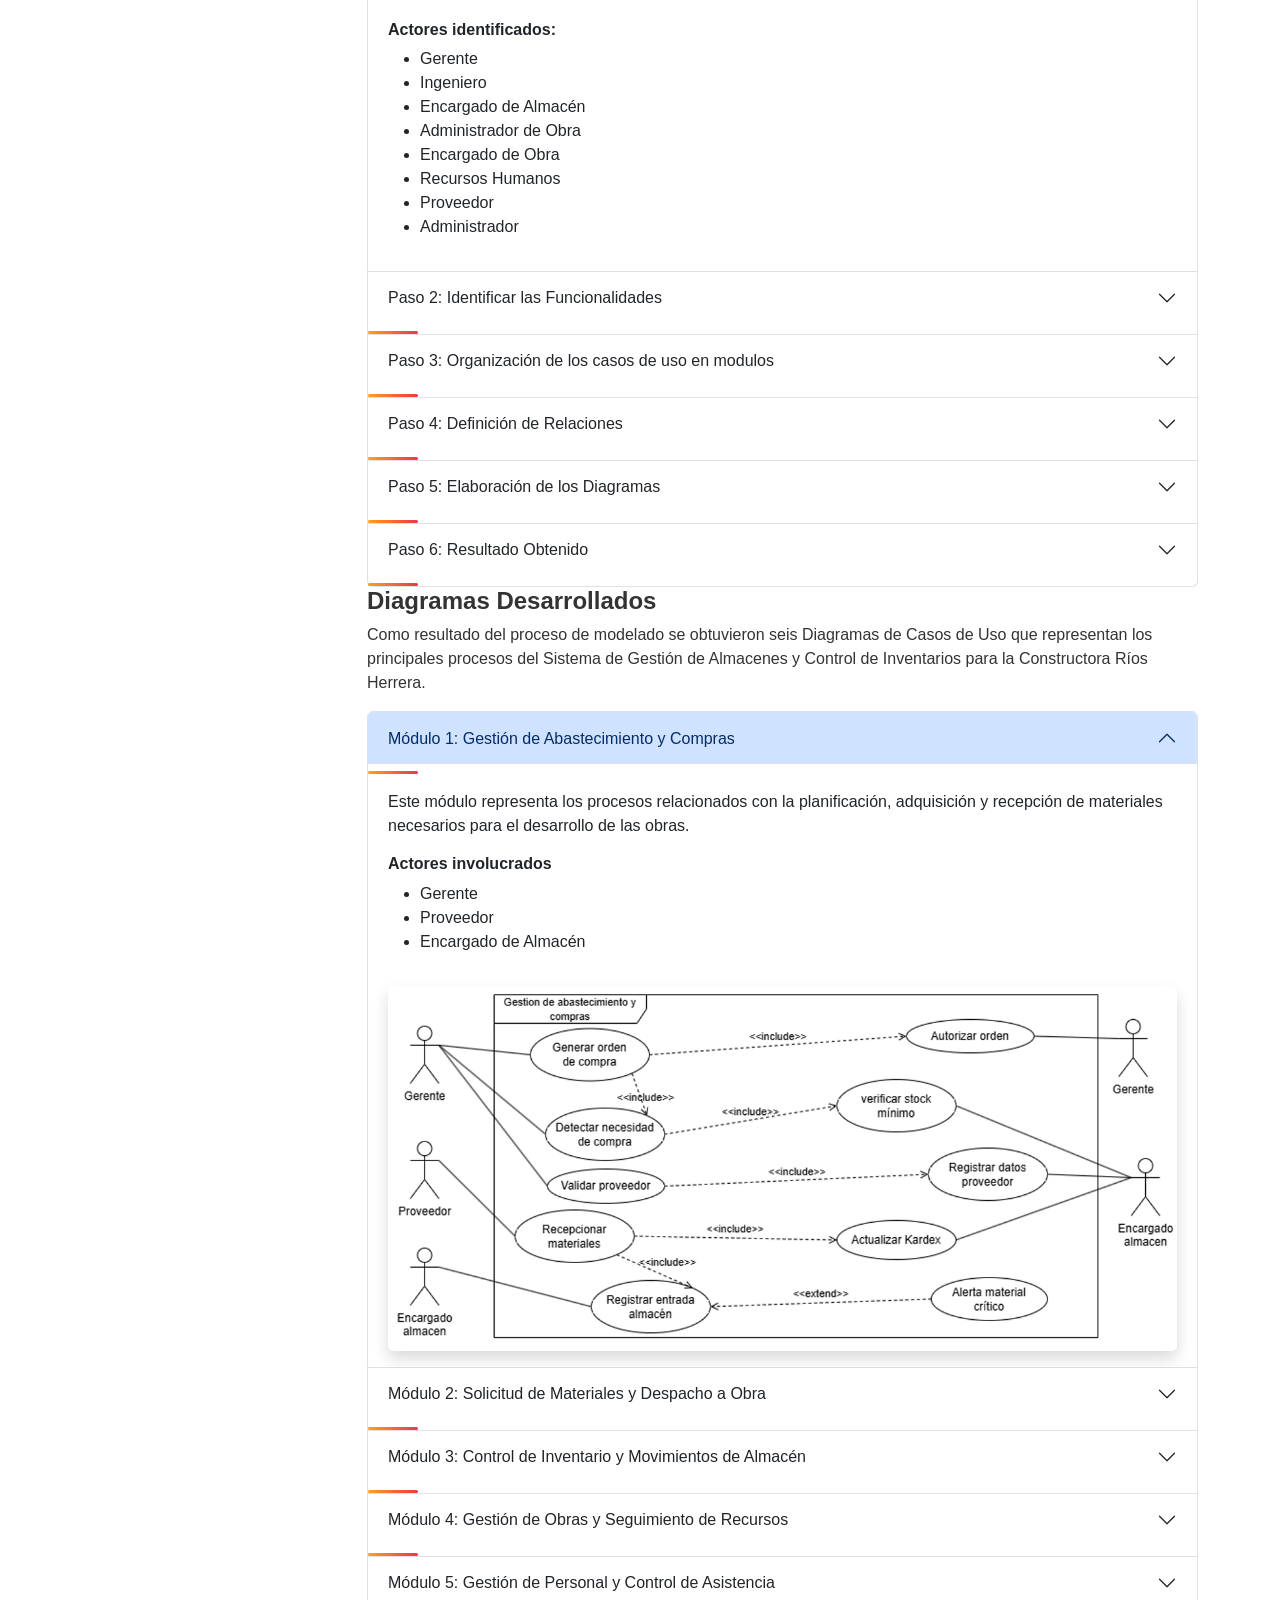
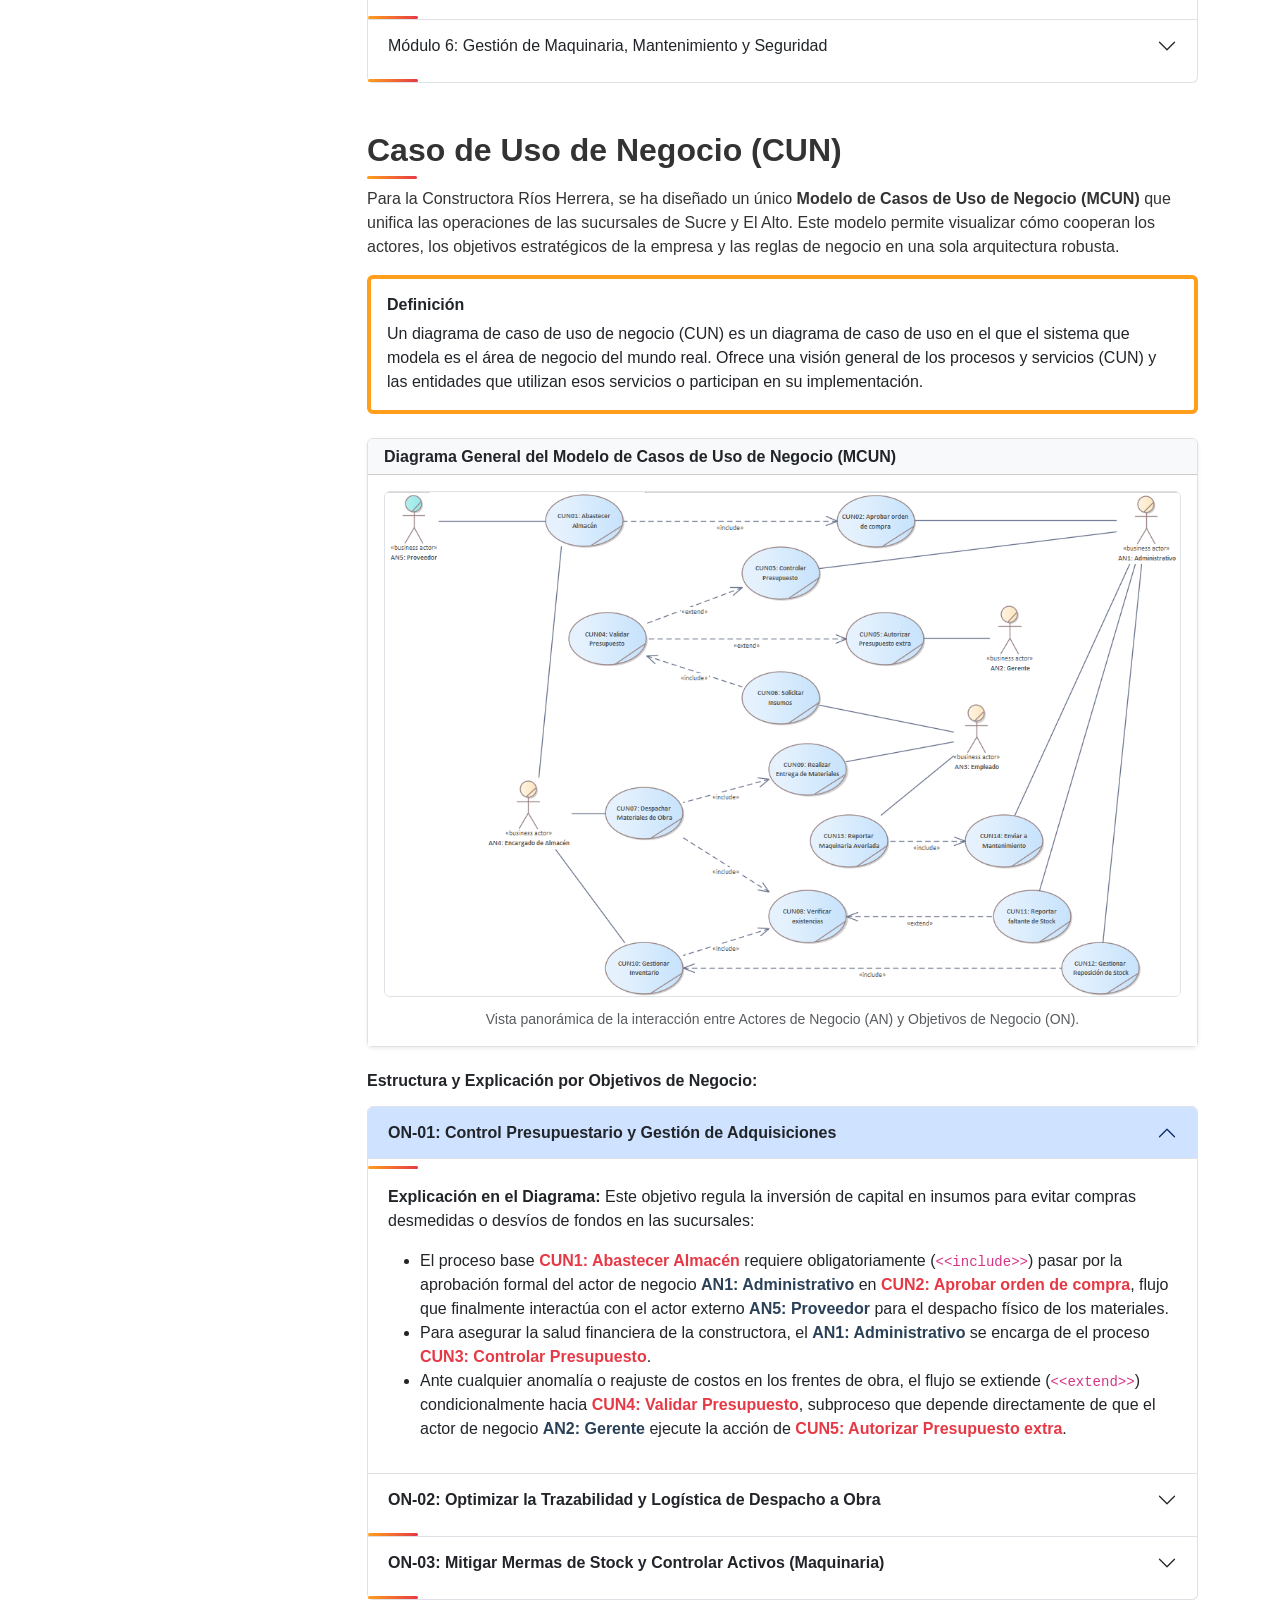
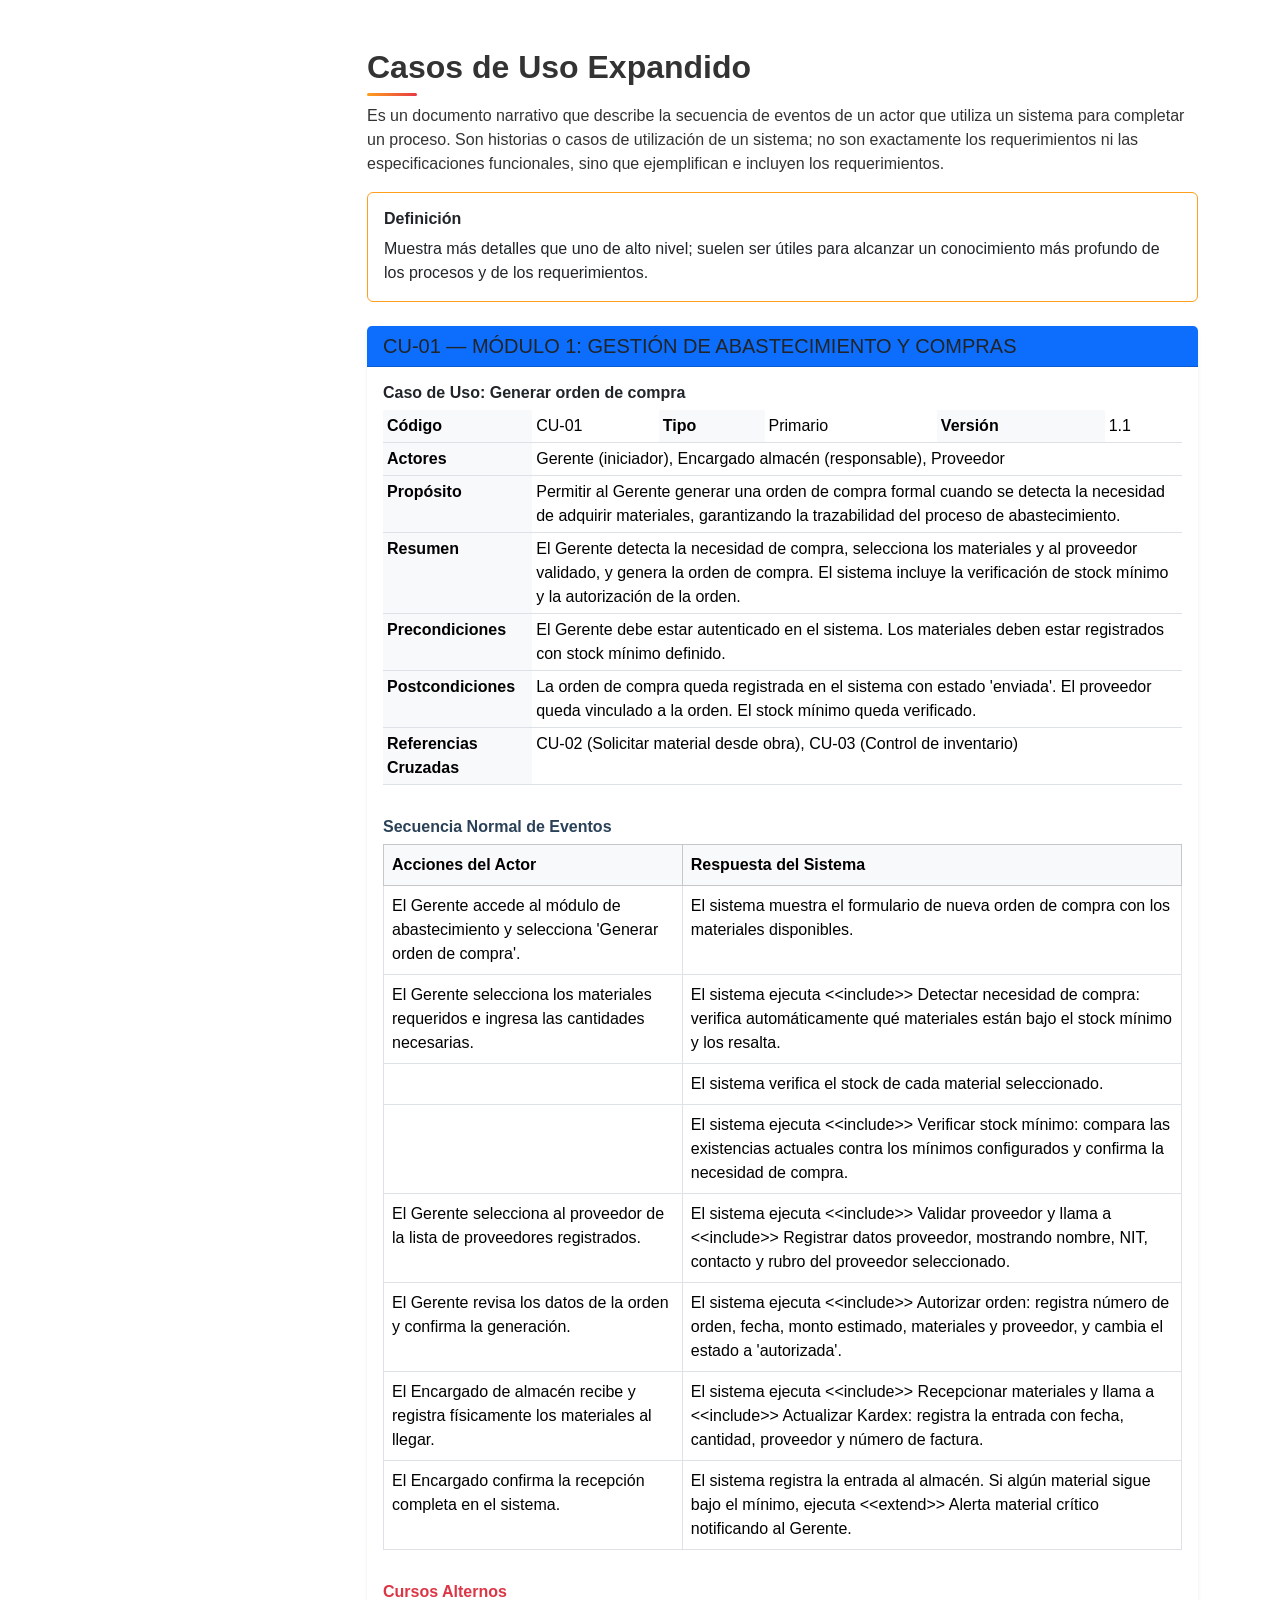
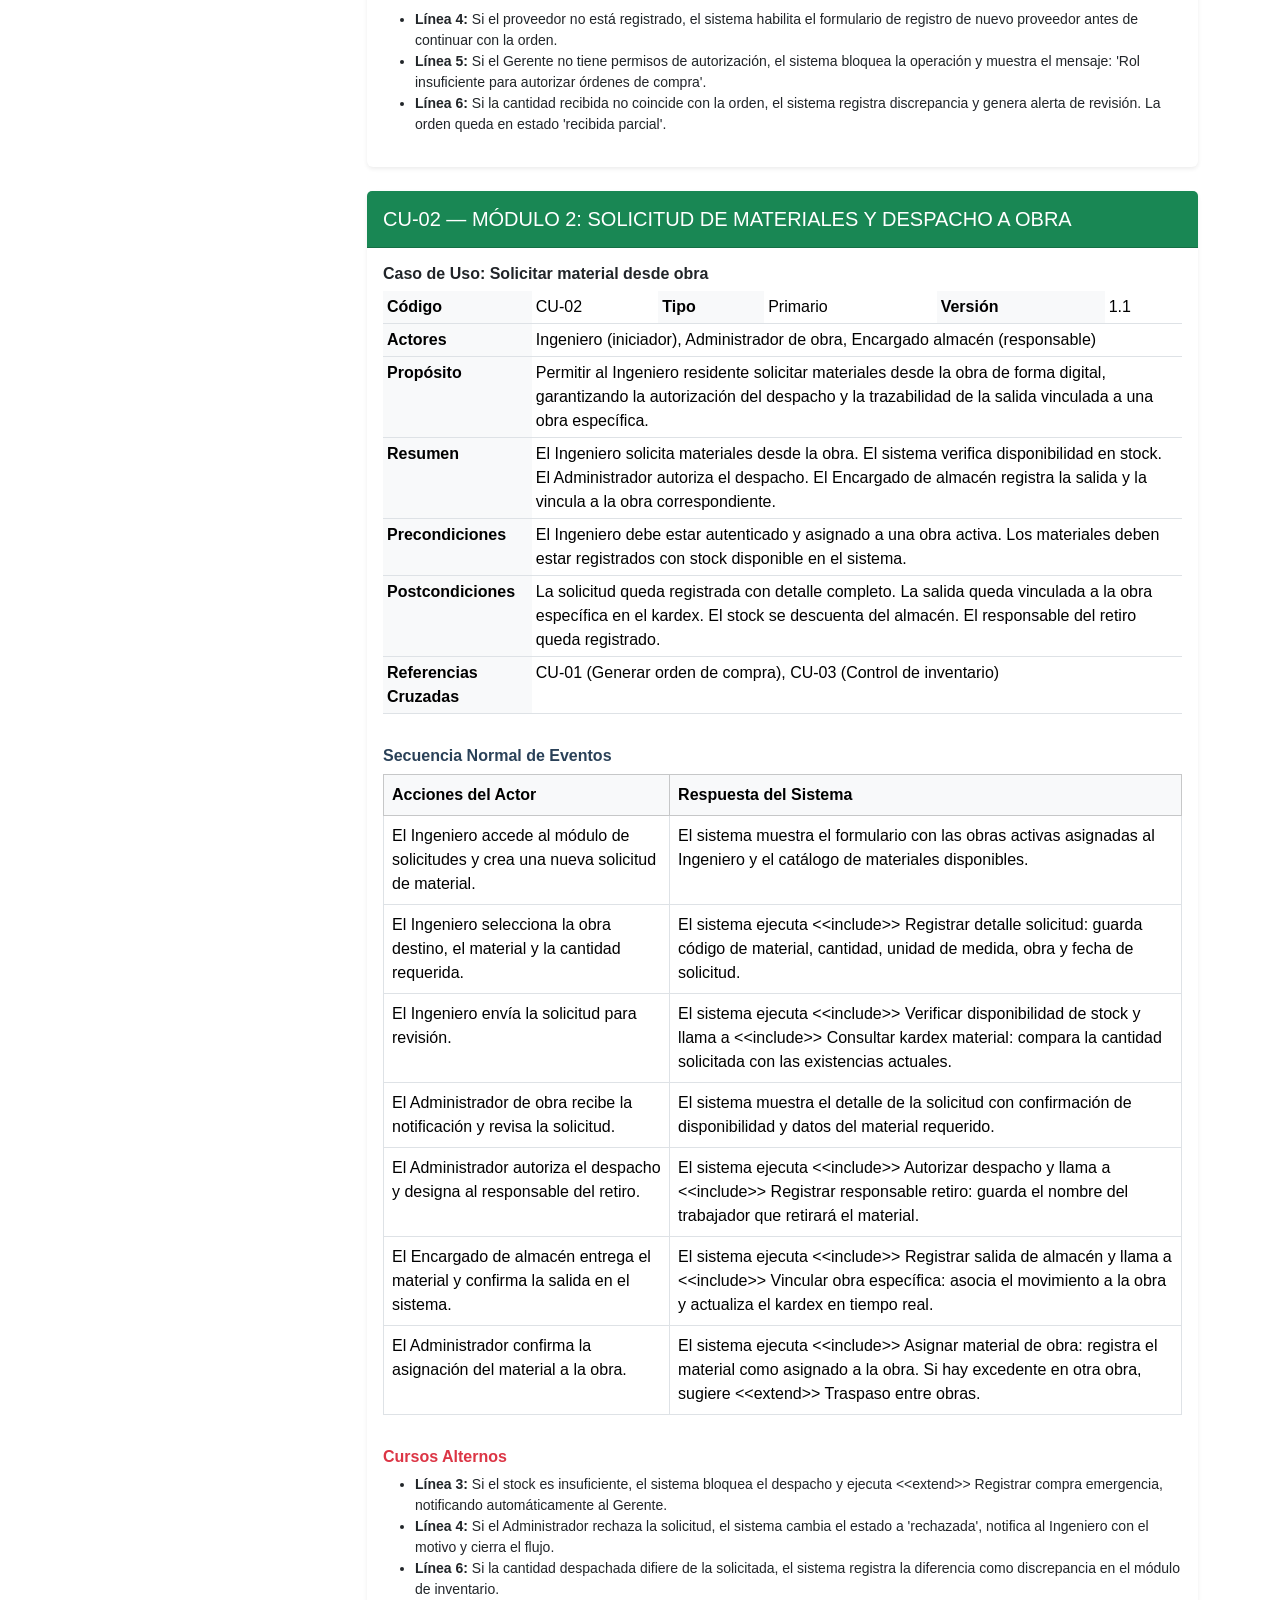
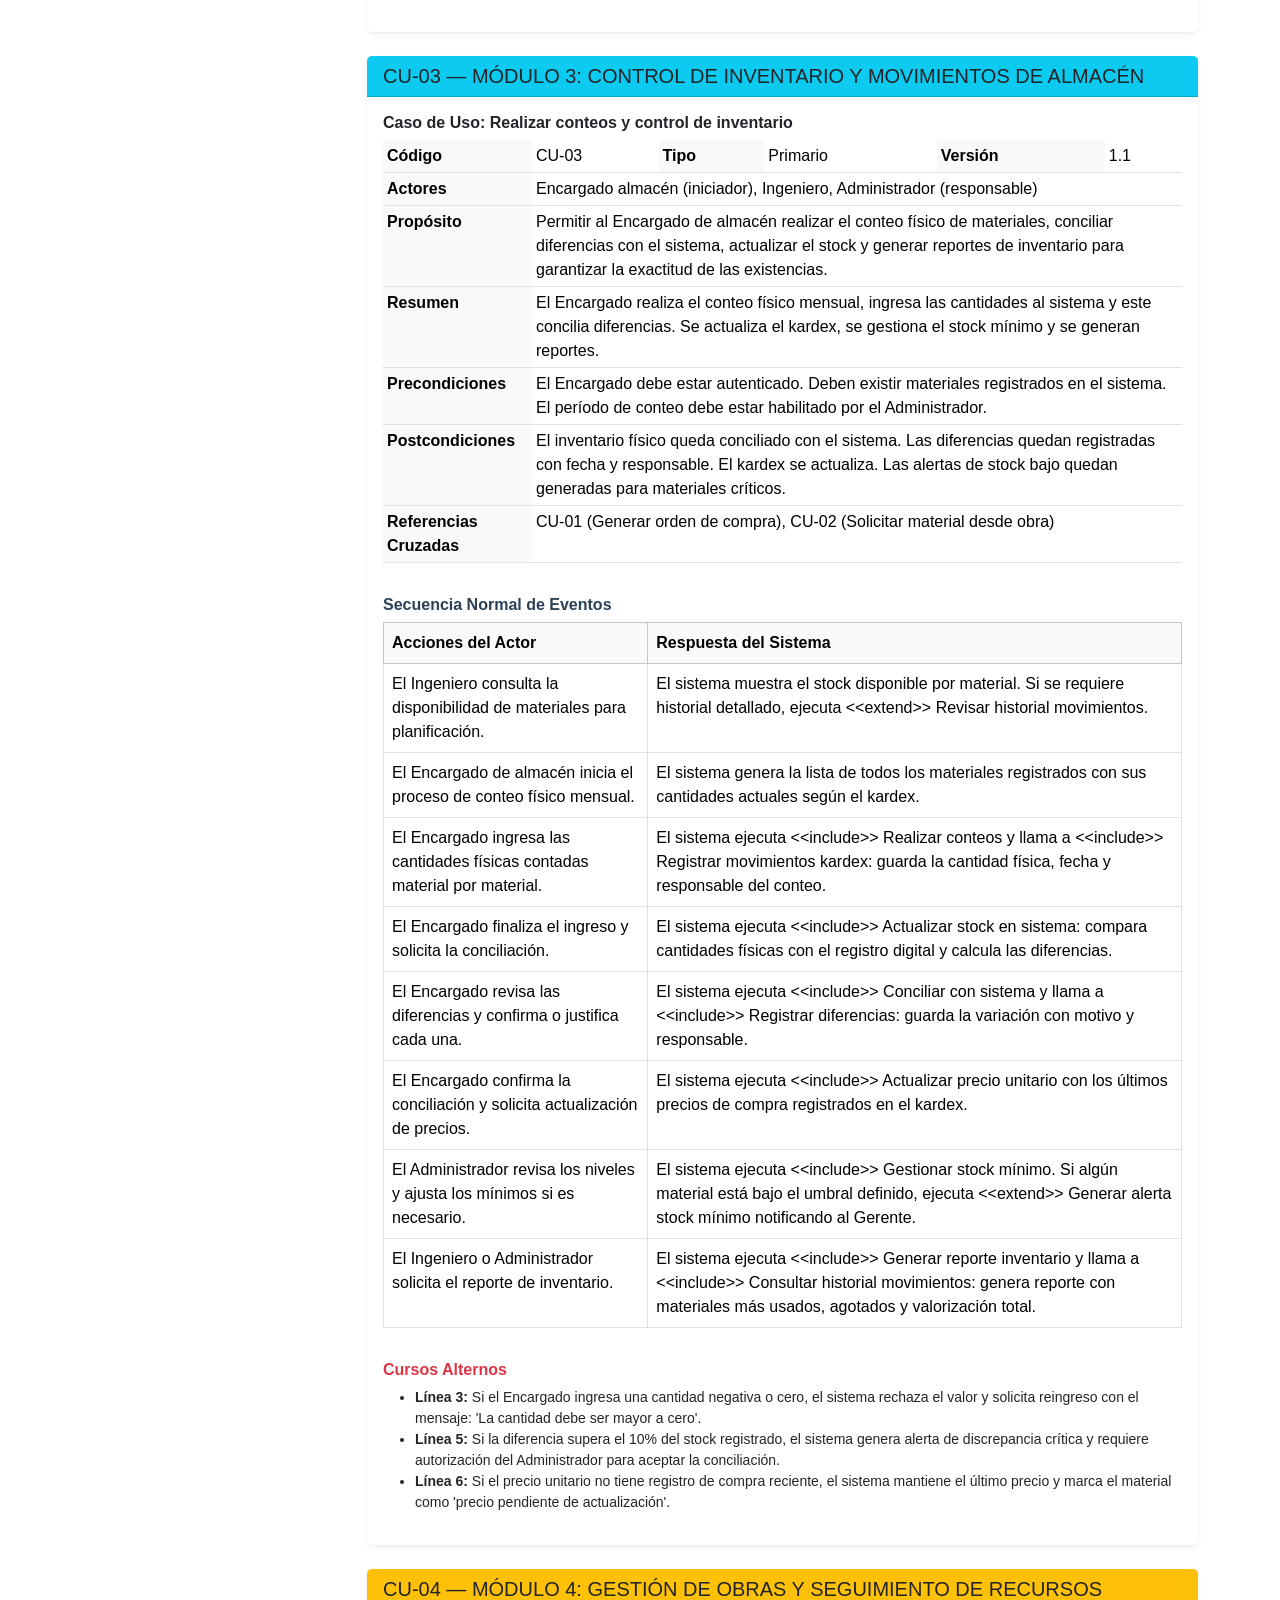
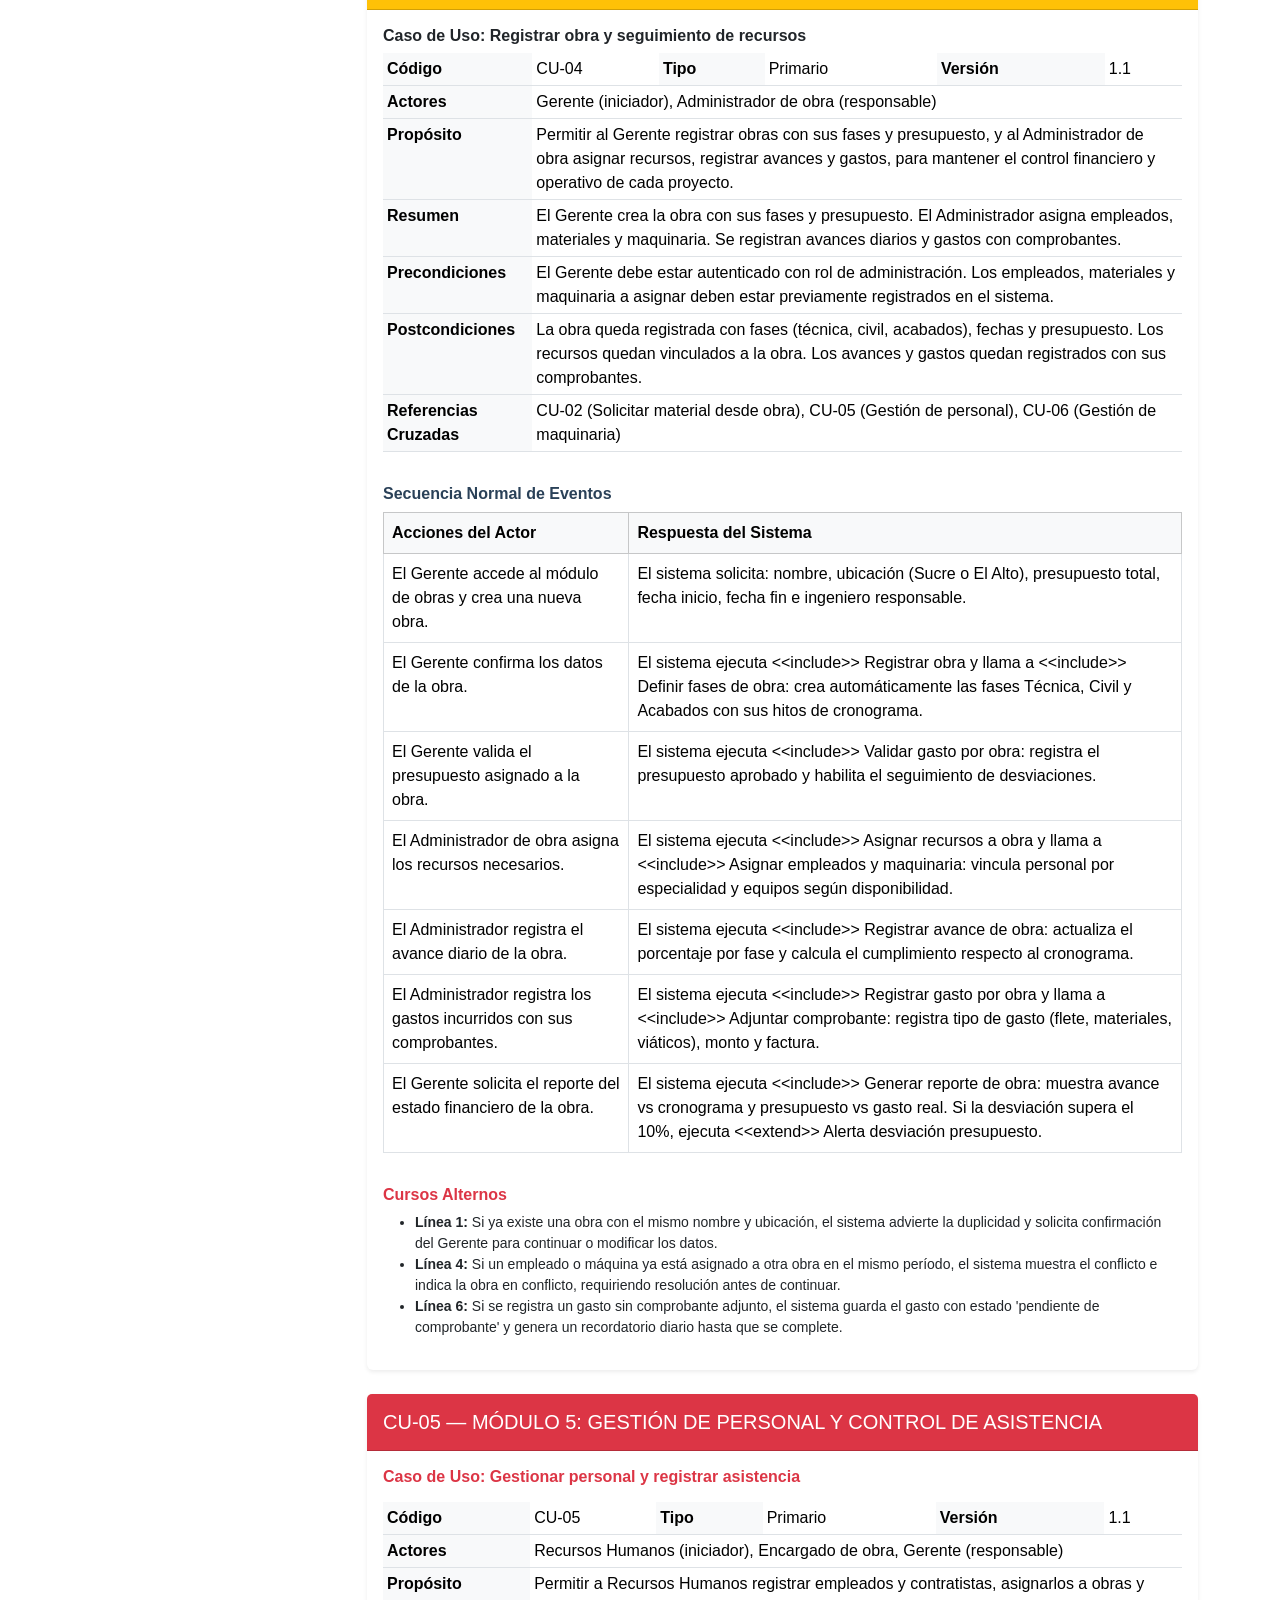
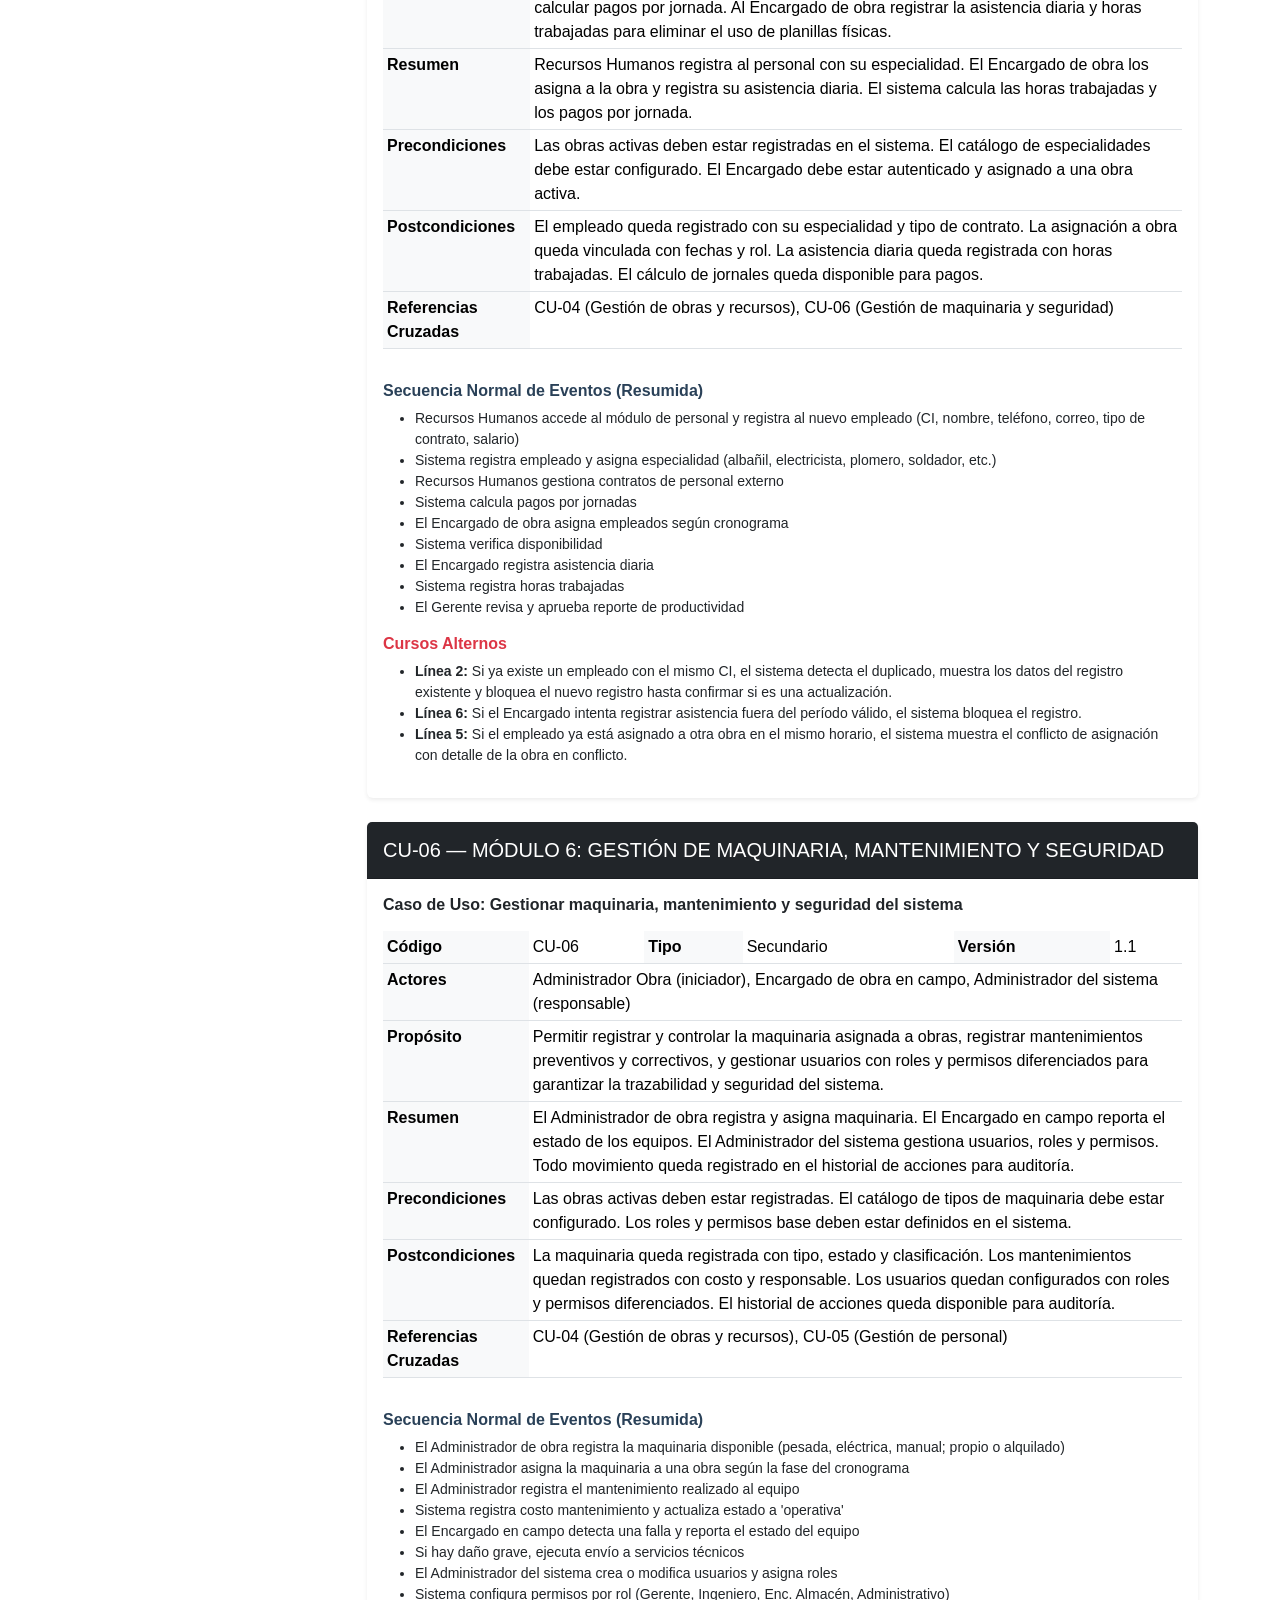
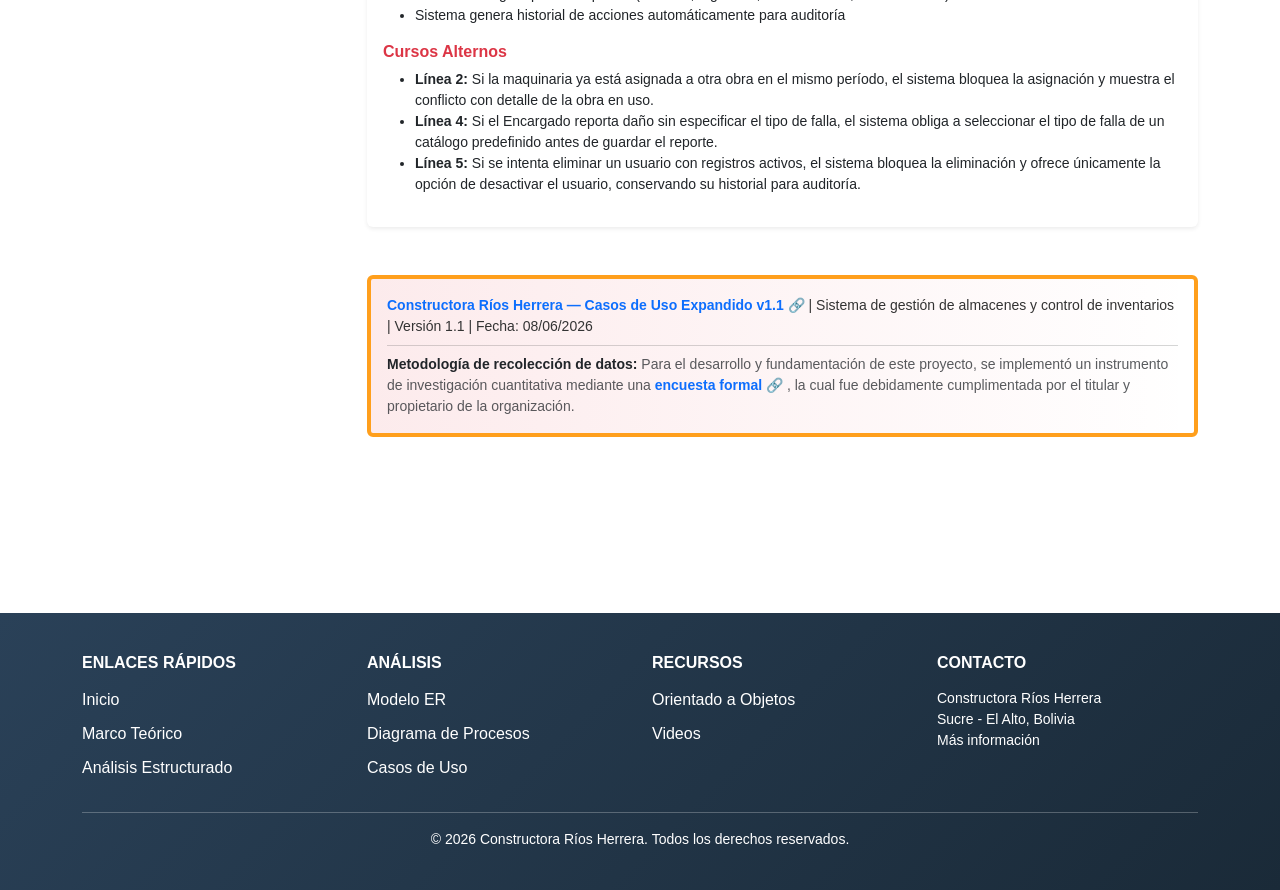
<file: casos-uso.html>
<!DOCTYPE html>
<html lang="es">
<head>
    <meta charset="UTF-8">
    <meta name="viewport" content="width=device-width, initial-scale=1.0">
    <title>Casos de Uso - Sistema de Gestión de Almacenes</title>
    <link href="https://cdn.jsdelivr.net/npm/bootstrap@5.3.0/dist/css/bootstrap.min.css" rel="stylesheet">
    <link rel="stylesheet" href="styles.css">
</head>
<body>
    <!-- NAVBAR -->
    <nav class="navbar navbar-expand-lg navbar-light bg-white shadow-sm sticky-top">
        <div class="container">
            <a class="navbar-brand fw-bold d-flex align-items-center gap-2" href="index.html">
                <img src="public/img/logoEmpresaCons.jpeg" alt="Logo Ríos Herrera" style="max-height: 40px; max-width: 40px;">
                <span style="color: #E63946">Ríos</span>
                <span style="color: #2A4158">Herrera</span>
            </a>
            <button class="navbar-toggler" type="button" data-bs-toggle="collapse" data-bs-target="#navbarNav">
                <span class="navbar-toggler-icon"></span>
            </button>
            <div class="collapse navbar-collapse" id="navbarNav">
                <ul class="navbar-nav ms-auto">
                    <li class="nav-item">
                        <a class="nav-link" href="index.html">Inicio</a>
                    </li>
                    <li class="nav-item dropdown">
                        <a class="nav-link dropdown-toggle" href="#" id="marcoDropdown" role="button" data-bs-toggle="dropdown">
                            Marco Teórico
                        </a>
                        <ul class="dropdown-menu" aria-labelledby="marcoDropdown">
                            <li><a class="dropdown-item" href="marco-teorico.html#introduccion">Introducción</a></li>
                            <li><a class="dropdown-item" href="marco-teorico.html#antecedentes">Antecedentes</a></li>
                            <li><a class="dropdown-item" href="marco-teorico.html#planteamiento">Planteamiento del Problema</a></li>
                        </ul>
                    </li>
                    <li class="nav-item dropdown">
                        <a class="nav-link dropdown-toggle active" href="#" id="analisisDropdown" role="button" data-bs-toggle="dropdown">
                            Análisis Estructurado
                        </a>
                        <ul class="dropdown-menu" aria-labelledby="analisisDropdown">
                            <li class="dropdown-submenu">
                                <a class="dropdown-item dropdown-toggle" href="#" id="modeloAmbientalDropdown" role="button" data-bs-toggle="dropdown">
                                    Modelo Ambiental
                                </a>
                                <ul class="dropdown-menu" aria-labelledby="modeloAmbientalDropdown">
                                    <li><a class="dropdown-item" href="analisis-estructurado.html#declaracion">Declaración de Propósitos</a></li>
                                    <li><a class="dropdown-item" href="analisis-estructurado.html#diagrama">Diagrama de Contexto</a></li>
                                    <li><a class="dropdown-item" href="analisis-estructurado.html#eventos">Lista de Eventos</a></li>
                                </ul>
                            </li>
                            <li class="dropdown-submenu">
                                <a class="dropdown-item dropdown-toggle" href="#" id="modeloComportamientoDropdown" role="button" data-bs-toggle="dropdown">
                                    Modelo de Comportamiento
                                </a>
                                <ul class="dropdown-menu" aria-labelledby="modeloComportamientoDropdown">
                                    <li><a class="dropdown-item" href="analisis-estructurado.html#nivel0">Nivel Cero</a></li>
                                    <li><a class="dropdown-item" href="analisis-estructurado.html#nivel1">Nivel 1</a></li>
                                    <li><a class="dropdown-item" href="analisis-estructurado.html#nivel2">Nivel 2</a></li>
                                    <li><a class="dropdown-item" href="analisis-estructurado.html#nivel2-proceso2">Nivel 2 - Proceso 2.0</a></li>
                                    <li><a class="dropdown-item" href="analisis-estructurado.html#planificacion">Planificación de Actividades</a></li>
                                </ul>
                            </li>
                            <li><hr class="dropdown-divider"></li>
                            <li><a class="dropdown-item" href="modelo-er.html">Modelo ER</a></li>
                            <li><a class="dropdown-item" href="diagrama-procesos.html">Diagrama de Procesos</a></li>
                            <li class="dropdown-submenu">
                                <a class="dropdown-item dropdown-toggle" href="#" id="casosUsoDropdown" role="button" data-bs-toggle="dropdown">
                                    Casos de Uso
                                </a>
                                <ul class="dropdown-menu" aria-labelledby="casosUsoDropdown">
                                    <li><a class="dropdown-item" href="casos-uso.html#caso-uso">Caso de Uso</a></li>
                                    <li><a class="dropdown-item" href="casos-uso.html#caso-negocio">Caso de Uso de Negocio (CUN)</a></li>
                                    <li><a class="dropdown-item" href="casos-uso.html#caso-expandido">Caso de Uso Expandido</a></li>
                                </ul>
                            </li>
                        </ul>
                    </li>
                    <li class="nav-item">
                        <a class="nav-link" href="orientado-objetos.html">Orientado A Objetos</a>
                    </li>
                    <li class="nav-item">
                        <a class="nav-link" href="videos.html">Videos</a>
                    </li>
                    <li class="nav-item">
                        <a class="nav-link" href="contactos.html">Contactos</a>
                    </li>
                </ul>
            </div>
        </div>
    </nav>

    <!-- BREADCRUMB -->
    <div class="bg-light py-3">
        <div class="container">
            <nav aria-label="breadcrumb">
                <ol class="breadcrumb mb-0">
                    <li class="breadcrumb-item"><a href="index.html">Inicio</a></li>
                    <li class="breadcrumb-item"><a href="analisis-estructurado.html">Análisis Estructurado</a></li>
                    <li class="breadcrumb-item active">Casos de Uso</li>
                </ol>
            </nav>
        </div>
    </div>

    <!-- CONTENIDO -->
    <div class="container py-5">
        <div class="row">
            <!-- SIDEBAR CON ÍNDICE -->
            <div class="col-lg-3">
                <div class="card shadow-sm border-0 sticky-top" style="top: 80px;">
                    <div class="card-body">
                        <h6 class="card-title fw-bold fw-bold" style="color: #E63946 mb-3">ÍNDICE</h6>
                        <ul class="list-unstyled">
                            <li class="mb-2"><a href="#caso-uso" class="text-decoration-none text-dark small">1. Caso de Uso</a>
                            <ul class="list-unstyled ms-3 mt-1">
                                <li>
                                    <a href="#componentes-diagrama"
                                        class="text-decoration-none text-secondary small">
                                        1.1 Componentes del Diagrama
                                    </a>
                                </li>
                                <li>
                                    <a href="#proceso-modelado"
                                        class="text-decoration-none text-secondary small">
                                        1.2 Proceso de Elaboración
                                    </a>
                                </li>
                                <li>
                                    <a href="#diagramas-desarrollados"
                                        class="text-decoration-none text-secondary small">
                                        1.3 Diagramas Desarrollados
                                    </a>
                                </li>
                            </ul>
                            </li>
                            <li class="mb-2"><a href="#caso-negocio" class="text-decoration-none text-dark small">2. Caso de Uso de Negocio (CUN)</a></li>
                            <li class="mb-2"><a href="#caso-expandido" class="text-decoration-none text-dark small">3. Caso de Uso Expandido</a></li>
                        </ul>
                    </div>
                </div>
            </div>

            <!-- CONTENIDO PRINCIPAL -->
            <div class="col-lg-9">
                <!-- Caso de Uso -->
                <section id="caso-uso" class="mb-5 scroll-margin">
                    <h2 class="fw-bold fw-bold" style="color: #E63946 mb-3">
                        Diagrama de Casos de Uso
                    </h2>
                    <p>
                        Durante la etapa de análisis se desarrolló el Diagrama de Casos de Uso
                        del Sistema de Gestión de Almacenes y Control de Inventarios para la
                        Constructora Ríos Herrera. Este diagrama permitió identificar los
                        actores involucrados, las funcionalidades principales del sistema y las
                        relaciones existentes entre ellas.
                    </p>
                    <div class="card border-left border-1" style="border-color: #E63946 border-4 mb-4">
                        <div class="card-body">
                            <h6 class="fw-bold">Definición</h6>
                            <p class="mb-0">
                                Un caso de uso describe una funcionalidad del sistema desde la
                                perspectiva del usuario, mostrando la interacción entre los
                                actores y el sistema para alcanzar un objetivo específico.
                            </p>
                        </div>
                    </div>
                    <h4 class="fw-bold fw-bold" style="color: #2A4158 mb-3">
                        Objetivo del Diagrama
                    </h4>
                    <p>
                        El modelado de casos de uso permitió representar de forma gráfica los
                        procesos principales de la empresa, identificando las responsabilidades
                        de cada actor y organizando las funcionalidades del sistema en módulos
                        funcionales para facilitar su comprensión y posterior desarrollo.
                    </p>
                    <h4 class="fw-bold fw-bold" style="color: #2A4158 mt-4 mb-3 scroll-margin" id="componentes-diagrama">
                        Componentes del Diagrama
                    </h4>
                    <p>
                    Para la construcción del Diagrama de Casos de Uso se emplearon los siguientes
                    elementos, los cuales permiten representar las interacciones entre los actores
                    y las funcionalidades del sistema.
                    </p>
                    <div class="row g-4">

                        <!-- Actor -->
                        <div class="col-md-6">
                            <div class="card h-100 shadow-sm">
                                <div class="card-body text-center">

                                    <img src="public/img/casosDeUso/monigote.png"

                                        alt="Actor"
                                        class="img-fluid mb-3"
                                        style="max-height: 120px;">

                                    <h5 class="fw-bold">
                                        Actor
                                    </h5>

                                    <p>
                                        Representa una persona, organización o entidad externa
                                        que interactúa con el sistema para realizar una acción.
                                    </p>

                                    <small class="text-muted">
                                        Se representa mediante una figura humana (monigote).
                                    </small>

                                </div>
                            </div>
                        </div>

                        <!-- Caso de Uso -->
                        <div class="col-md-6">
                            <div class="card h-100 shadow-sm">
                                <div class="card-body text-center">
                                    <img src="public/img/casosDeUso/casouso.png"
                                        alt="Caso de Uso"
                                        class="img-fluid mb-3"
                                        style="max-height: 120px;">
                                    <h5 class="fw-bold">
                                        Caso de Uso
                                    </h5>
                                    <p>
                                        Representa una funcionalidad o servicio proporcionado por
                                        el sistema a sus usuarios.
                                    </p>
                                    <small class="text-muted">
                                        Se representa mediante una elipse u óvalo.
                                    </small>
                                </div>
                            </div>
                        </div>

                        <!-- Asociación -->
                        <div class="col-md-4">
                            <div class="card h-100 shadow-sm">
                                <div class="card-body text-center">
                                    <img src="public/img/casosDeUso/asociacion.png"
                                        alt="Asociación"
                                        class="img-fluid mb-3"
                                        style="max-height: 80px;">
                                    <h6 class="fw-bold">
                                        Asociación
                                    </h6>
                                    <p class="mb-2">
                                        Conecta a un actor con un caso de uso.
                                    </p>
                                    <small class="text-muted">
                                        Representada mediante una línea continua.
                                    </small>
                                </div>
                            </div>
                        </div>

                        <!-- Include -->
                        <div class="col-md-4">
                            <div class="card h-100 shadow-sm">
                                <div class="card-body text-center">
                                    <img src="public/img/casosDeUso/include.png"
                                        alt="Include"
                                        class="img-fluid mb-3"
                                        style="max-height: 80px;">
                                    <h6 class="fw-bold">
                                        Relación «include»
                                    </h6>
                                    <p class="mb-2">
                                        Indica que un caso de uso requiere obligatoriamente otro.
                                    </p>
                                    <small class="text-muted">
                                        Flecha punteada con la etiqueta «include».
                                        La flecha apunta hacia el caso de uso que será incluido.
                                    </small>
                                </div>
                            </div>
                        </div>

                        <!-- Extend -->
                        <div class="col-md-4">
                            <div class="card h-100 shadow-sm">
                                <div class="card-body text-center">
                                    <img src="public/img/casosDeUso/extend.png"
                                        alt="Extend"
                                        class="img-fluid mb-3"
                                        style="max-height: 80px;">
                                    <h6 class="fw-bold">
                                        Relación «extend»
                                    </h6>
                                    <p class="mb-2">
                                        Agrega funcionalidades opcionales o condicionales.
                                        La flecha apunta hacia el caso de uso principal que está siendo extendido.
                                    </p>
                                    <small class="text-muted">
                                        Flecha punteada con la etiqueta «extend».
                                    </small>
                                </div>
                            </div>
                        </div>
                    </div>

                    <h4 class="fw-bold fw-bold" style="color: #2A4158 mt-5 mb-3 scroll-margin" id="proceso-modelado">
                        Proceso de Modelado del Sistema
                    </h4>
                    <p>
                    Se puede empezar en modelarlo con papel y lapiz, despues usar esa base para elaborarlo en alguna herramienta para realizar este tipo de diagramas como draw.io, RSA, etc. 
                    </p>
                    <p>
                    Para la elaboración del Diagrama de Casos de Uso se siguió un proceso de análisis que permitió identificar los actores, funcionalidades y relaciones presentes en el sistema. 
                    </p>
                    <div class="accordion" id="modeladoAccordion">
                        <!-- Paso 1 -->
                        <div class="accordion-item">
                            <h2 class="accordion-header">
                                <button class="accordion-button"
                                    type="button"
                                    data-bs-toggle="collapse"
                                    data-bs-target="#paso1">
                                    Paso 1: Identificar los Actores
                                </button>
                            </h2>

                            <div id="paso1"
                                class="accordion-collapse collapse show"
                                data-bs-parent="#modeladoAccordion">
                                <div class="accordion-body">
                                    <p>
                                        Se identificaron todas las personas y entidades que interactúan con el sistema, determinando sus responsabilidades dentro de los procesos de almacén, inventario, obras y recursos.
                                    </p>
                                    <h6 class="fw-bold">
                                        Actores identificados:
                                    </h6>
                                    <ul>
                                        <li>Gerente</li>
                                        <li>Ingeniero</li>
                                        <li>Encargado de Almacén</li>
                                        <li>Administrador de Obra</li>
                                        <li>Encargado de Obra</li>
                                        <li>Recursos Humanos</li>
                                        <li>Proveedor</li>
                                        <li>Administrador</li>
                                    </ul>

                                </div>
                            </div>
                        </div>
                        <!-- Paso 2 -->
                        <div class="accordion-item">
                            <h2 class="accordion-header">
                                <button class="accordion-button collapsed"
                                    type="button"
                                    data-bs-toggle="collapse"
                                    data-bs-target="#paso2">
                                    Paso 2: Identificar las Funcionalidades
                                </button>
                            </h2>
                            <div id="paso2"
                                class="accordion-collapse collapse"
                                data-bs-parent="#modeladoAccordion">
                                <div class="accordion-body">
                                    <p>
                                        Se analizaron las actividades realizadas por la empresa para determinar qué funciones debía ofrecer el sistema.
                                    </p>
                                    <h6 class="fw-bold">
                                        Funcionalidades identificadas:
                                    </h6>
                                    <ul>
                                        <li>Gestión de compras.</li>
                                        <li>Control de inventario.</li>
                                        <li>Despacho de materiales.</li>
                                        <li>Seguimiento de obras.</li>
                                        <li>Control de personal.</li>
                                        <li>Gestión de maquinaria.</li>
                                    </ul>
                                </div>
                            </div>
                        </div>
                        <!-- Paso 3 -->
                        <div class="accordion-item">
                            <h2 class="accordion-header">
                                <button class="accordion-button collapsed"
                                    type="button"
                                    data-bs-toggle="collapse"
                                    data-bs-target="#paso3">
                                    Paso 3: Organización de los casos de uso en modulos
                                </button>
                            </h2>
                            <div id="paso3"
                                class="accordion-collapse collapse"
                                data-bs-parent="#modeladoAccordion">
                                <div class="accordion-body">
                                    <p>
                                        Debido a la complejidad y alcance del Sistema los casos de uso identificados fueron organizados en módulos funcionales para facilitar su comprensión y representación.
                                    </p>
                                    <h6 class="fw-bold">
                                        Módulos definidos:
                                    </h6>
                                    <ul>
                                        <li>Gestión de Abastecimiento y Compras.</li>
                                        <li>Solicitud de Materiales y Despacho a Obra.</li>
                                        <li>Control de Inventario y Movimientos de Almacén.</li>
                                        <li>Gestión de Obras y Seguimiento de Recursos.</li>
                                        <li>Gestión de Personal y Control de Asistencia.</li>
                                        <li>Gestión de Maquinaria, Mantenimiento y Seguridad.</li>
                                    </ul>
                                    <p class="mb-0">
                                        Cada módulo agrupa funcionalidades relacionadas entre sí,
                                        permitiendo una representación más ordenada del sistema.
                                    </p>
                                </div>
                            </div>
                        </div>
                        <!-- Paso 4 -->
                        <div class="accordion-item">
                            <h2 class="accordion-header">
                                <button class="accordion-button collapsed"
                                    type="button"
                                    data-bs-toggle="collapse"
                                    data-bs-target="#paso4">
                                    Paso 4: Definición de Relaciones
                                </button>
                            </h2>
                            <div id="paso4"
                                class="accordion-collapse collapse"
                                data-bs-parent="#modeladoAccordion">
                                <div class="accordion-body">
                                    <p>
                                        Una vez identificados los actores y funcionalidades, se
                                        establecieron las relaciones necesarias para representar las
                                        interacciones y dependencias existentes dentro del sistema.
                                    </p>
                                    <h6 class="fw-bold">
                                        Relaciones utilizadas:
                                    </h6>
                                    <ul>
                                        <li>
                                            <strong>Asociación:</strong>
                                            utilizada para representar la interacción directa entre un
                                            actor y un caso de uso.
                                        </li>
                                        <li>
                                            <strong>«include»:</strong>
                                            utilizada cuando una funcionalidad requiere obligatoriamente
                                            la ejecución de otra.
                                        </li>
                                        <li>
                                            <strong>«extend»:</strong>
                                            utilizada para modelar comportamientos opcionales o
                                            situaciones específicas que amplían una funcionalidad.
                                        </li>
                                    </ul>
                                    <p class="mb-0">
                                        Estas relaciones permitieron modelar de forma precisa los
                                        procesos de negocio y las dependencias existentes entre las
                                        distintas funcionalidades del sistema.
                                    </p>
                                </div>
                            </div>
                        </div>
                        <!-- Paso 5 -->
                        <div class="accordion-item">
                            <h2 class="accordion-header">
                                <button class="accordion-button collapsed"
                                    type="button"
                                    data-bs-toggle="collapse"
                                    data-bs-target="#paso5">
                                    Paso 5: Elaboración de los Diagramas
                                </button>
                            </h2>
                            <div id="paso5"
                                class="accordion-collapse collapse"
                                data-bs-parent="#modeladoAccordion">
                                <div class="accordion-body">
                                    <p>
                                        Con los actores, funcionalidades y relaciones previamente
                                        identificados, se procedió a la construcción de los Diagramas
                                        de Casos de Uso utilizando la herramienta Draw.io.
                                    </p>
                                    <p>
                                        Durante esta etapa se representaron gráficamente las
                                        interacciones entre los actores y el sistema, organizando los
                                        casos de uso dentro de los módulos funcionales definidos en el
                                        análisis.
                                    </p>
                                    <h6 class="fw-bold">
                                        Actividades realizadas:
                                    </h6>
                                    <ul>
                                        <li>Diseño de los diagramas en Draw.io.</li>
                                        <li>Representación de actores y casos de uso.</li>
                                        <li>Incorporación de relaciones de asociación, «include» y «extend».</li>
                                        <li>Organización de los casos de uso por módulos funcionales.</li>
                                        <li>Revisión y validación de la consistencia del modelo.</li>
                                    </ul>
                                </div>
                            </div>
                        </div>
                        <!-- Paso 6 -->
                        <div class="accordion-item">
                            <h2 class="accordion-header">
                                <button class="accordion-button collapsed"
                                    type="button"
                                    data-bs-toggle="collapse"
                                    data-bs-target="#paso6">
                                    Paso 6: Resultado Obtenido
                                </button>
                            </h2>
                            <div id="paso6"
                                class="accordion-collapse collapse"
                                data-bs-parent="#modeladoAccordion">
                                <div class="accordion-body">
                                    <p>
                                        Como resultado del proceso de modelado se obtuvo un conjunto de Diagramas de Casos de Uso que representan los procesos principales del Sistema.
                                    </p>
                                    <p>
                                        Los diagramas permiten visualizar las responsabilidades de cada actor, las funcionalidades que ofrece el sistema y las relaciones existentes entre los distintos casos de uso.
                                    </p>
                                    <h6 class="fw-bold">
                                        Resultados alcanzados:
                                    </h6>
                                    <ul>
                                        <li>Identificación de los actores principales del sistema.</li>
                                        <li>Modelado de las funcionalidades más importantes del negocio.</li>
                                        <li>Organización del sistema en seis módulos funcionales.</li>
                                        <li>Representación de relaciones de asociación, «include» y «extend».</li>
                                        <li>Obtención de una base sólida para el desarrollo de casos de uso expandidos, diagramas de secuencia y diseño de la base de datos.</li>
                                    </ul>
                                    <p class="mb-0">
                                        Los diagramas desarrollados constituyen la base del análisis
                                        funcional del sistema y servirán como referencia para las
                                        siguientes etapas del proyecto.
                                    </p>
                                </div>
                            </div>
                        </div>          
                    </div>
                    <h4 class="fw-bold fw-bold" style="color: #2A4158 mt-5 mb-3 scroll-margin" id="diagramas-desarrollados">
                        Diagramas Desarrollados
                    </h4>
                    <p>
                        Como resultado del proceso de modelado se obtuvieron seis Diagramas de Casos
                        de Uso que representan los principales procesos del Sistema de Gestión de
                        Almacenes y Control de Inventarios para la Constructora Ríos Herrera.
                    </p>

                    <div class="accordion" id="diagramasAccordion">

                        <!-- MODULO 1 -->
                        <div class="accordion-item">
                            <h2 class="accordion-header">
                                <button class="accordion-button"
                                    type="button"
                                    data-bs-toggle="collapse"
                                    data-bs-target="#modulo1">

                                    Módulo 1: Gestión de Abastecimiento y Compras
                                </button>
                            </h2>

                            <div id="modulo1"
                                class="accordion-collapse collapse show"
                                data-bs-parent="#diagramasAccordion">

                                <div class="accordion-body">

                                    <p>
                                        Este módulo representa los procesos relacionados con la
                                        planificación, adquisición y recepción de materiales
                                        necesarios para el desarrollo de las obras.
                                    </p>

                                    <h6 class="fw-bold">Actores involucrados</h6>

                                    <ul>
                                        <li>Gerente</li>
                                        <li>Proveedor</li>
                                        <li>Encargado de Almacén</li>
                                    </ul>

                                    <img src="public/img/casosDeUso/modulo1.png"
                                        class="img-fluid rounded shadow mt-3"
                                        alt="Módulo 1">

                                </div>
                            </div>
                        </div>

                        <!-- MODULO 2 -->
                        <div class="accordion-item">
                            <h2 class="accordion-header">
                                <button class="accordion-button collapsed"
                                    type="button"
                                    data-bs-toggle="collapse"
                                    data-bs-target="#modulo2">

                                    Módulo 2: Solicitud de Materiales y Despacho a Obra
                                </button>
                            </h2>

                            <div id="modulo2"
                                class="accordion-collapse collapse"
                                data-bs-parent="#diagramasAccordion">

                                <div class="accordion-body">

                                    <p>
                                        Modela las solicitudes de materiales realizadas por las
                                        diferentes obras y el proceso de despacho desde almacén,
                                        garantizando el control de los recursos enviados.
                                    </p>

                                    <h6 class="fw-bold">Actores involucrados</h6>

                                    <ul>
                                        <li>Ingeniero</li>
                                        <li>Administrador de Obra</li>
                                        <li>Encargado de Almacén</li>
                                    </ul>

                                    <img src="public/img/casosDeUso/modulo2.png"
                                        class="img-fluid rounded shadow mt-3"
                                        alt="Módulo 2">

                                </div>
                            </div>
                        </div>

                        <!-- MODULO 3 -->
                        <div class="accordion-item">
                            <h2 class="accordion-header">
                                <button class="accordion-button collapsed"
                                    type="button"
                                    data-bs-toggle="collapse"
                                    data-bs-target="#modulo3">

                                    Módulo 3: Control de Inventario y Movimientos de Almacén
                                </button>
                            </h2>

                            <div id="modulo3"
                                class="accordion-collapse collapse"
                                data-bs-parent="#diagramasAccordion">

                                <div class="accordion-body">

                                    <p>
                                        Permite gestionar el inventario de materiales, controlar las
                                        entradas y salidas de productos y mantener actualizada la
                                        disponibilidad de stock en tiempo real.
                                    </p>

                                    <h6 class="fw-bold">Actores involucrados</h6>

                                    <ul>
                                        <li>Encargado de Almacén</li>
                                        <li>Ingeniero</li>
                                        <li>Administrador</li>
                                    </ul>

                                    <img src="public/img/casosDeUso/modulo3.png"
                                        class="img-fluid rounded shadow mt-3"
                                        alt="Módulo 3">

                                </div>
                            </div>
                        </div>

                        <!-- MODULO 4 -->
                        <div class="accordion-item">
                            <h2 class="accordion-header">
                                <button class="accordion-button collapsed"
                                    type="button"
                                    data-bs-toggle="collapse"
                                    data-bs-target="#modulo4">
                                    Módulo 4: Gestión de Obras y Seguimiento de Recursos
                                </button>
                            </h2>
                            <div id="modulo4"
                                class="accordion-collapse collapse"
                                data-bs-parent="#diagramasAccordion">
                                <div class="accordion-body">
                                    <p>
                                        Representa el control de las obras en ejecución, el
                                        seguimiento de recursos asignados y el registro de gastos y
                                        avances de cada proyecto.
                                    </p>
                                    <h6 class="fw-bold">Actores involucrados</h6>
                                    <ul>
                                        <li>Gerente</li>
                                        <li>Administrador de Obra</li>
                                    </ul>
                                    <img src="public/img/casosDeUso/modulo4.png"
                                        class="img-fluid rounded shadow mt-3"
                                        alt="Módulo 4">
                                </div>
                            </div>
                        </div>

                        <!-- MODULO 5 -->
                        <div class="accordion-item">
                            <h2 class="accordion-header">
                                <button class="accordion-button collapsed"
                                    type="button"
                                    data-bs-toggle="collapse"
                                    data-bs-target="#modulo5">
                                    Módulo 5: Gestión de Personal y Control de Asistencia
                                </button>
                            </h2>
                            <div id="modulo5"
                                class="accordion-collapse collapse"
                                data-bs-parent="#diagramasAccordion">
                                <div class="accordion-body">
                                    <p>
                                        Este módulo permite administrar la información del personal,
                                        registrar asistencia, controlar asignaciones y generar
                                        reportes relacionados con la productividad de los
                                        trabajadores.
                                    </p>
                                    <h6 class="fw-bold">Actores involucrados</h6>
                                    <ul>
                                        <li>Recursos Humanos</li>
                                        <li>Encargado de Obra</li>
                                        <li>Gerente</li>
                                    </ul>
                                    <img src="public/img/casosDeUso/modulo5.png"
                                        class="img-fluid rounded shadow mt-3"
                                        alt="Módulo 5">
                                </div>
                            </div>
                        </div>

                        <!-- MODULO 6 -->
                        <div class="accordion-item">
                            <h2 class="accordion-header">
                                <button class="accordion-button collapsed"
                                    type="button"
                                    data-bs-toggle="collapse"
                                    data-bs-target="#modulo6">
                                    Módulo 6: Gestión de Maquinaria, Mantenimiento y Seguridad
                                </button>
                            </h2>
                            <div id="modulo6"
                                class="accordion-collapse collapse"
                                data-bs-parent="#diagramasAccordion">
                                <div class="accordion-body">
                                    <p>
                                        Gestiona la asignación, mantenimiento y seguimiento del
                                        estado de la maquinaria utilizada en las obras, además de
                                        aspectos relacionados con la seguridad y auditoría del
                                        sistema.
                                    </p>
                                    <h6 class="fw-bold">Actores involucrados</h6>
                                    <ul>
                                        <li>Administrador de Obra</li>
                                        <li>Encargado de Obra</li>
                                        <li>Administrador</li>
                                    </ul>
                                    <img src="public/img/casosDeUso/modulo6.png"
                                        class="img-fluid rounded shadow mt-3"
                                        alt="Módulo 6">
                                </div>
                            </div>
                        </div>
                    </div>
                </section>

                <!-- Caso de Uso de Negocio -->
                <section id="caso-negocio" class="mb-5 scroll-margin">
                    <h2 class="fw-bold fw-bold" style="color: #E63946 mb-3">Caso de Uso de Negocio (CUN)</h2>
                    <p>Para la Constructora Ríos Herrera, se ha diseñado un único <strong>Modelo de Casos de Uso de Negocio (MCUN)</strong> que unifica las operaciones de las sucursales de Sucre y El Alto. Este modelo permite visualizar cómo cooperan los actores, los objetivos estratégicos de la empresa y las reglas de negocio en una sola arquitectura robusta.</p>
                    
                    <div class="card border-left border-warning border-4 mb-4">
                        <div class="card-body">
                            <h6 class="fw-bold">Definición</h6>
                            <p class="mb-0">Un diagrama de caso de uso de negocio (CUN) es un diagrama de caso de uso en el que el sistema que modela es el área de negocio del mundo real. Ofrece una visión general de los procesos y servicios (CUN) y las entidades que utilizan esos servicios o participan en su implementación.</p>
                        </div>
                    </div>
                   
                    <div class="card mb-4 shadow-sm">
                        <div class="card-header bg-light">
                            <h6 class="fw-bold mb-0 text-dark">Diagrama General del Modelo de Casos de Uso de Negocio (MCUN)</h6>
                        </div>
                        <div class="card-body text-center bg-white">
                            <img src="public/img/CUN.png" alt="Diagrama de Caso de Uso de Negocio Integral" class="img-fluid rounded border mb-2" style="max-height: 550px;">
                            <div class="form-text text-muted">Vista panorámica de la interacción entre Actores de Negocio (AN) y Objetivos de Negocio (ON).</div>
                        </div>
                    </div>

                    <h6 class="fw-bold text-dark mb-3">Estructura y Explicación por Objetivos de Negocio:</h6>
                    <div class="accordion" id="cunAccordion">       
                        
                        <div class="accordion-item">
                            <h2 class="accordion-header">
                                <button class="accordion-button text-dark fw-bold" type="button" data-bs-toggle="collapse" data-bs-target="#cun1">
                                    ON-01: Control Presupuestario y Gestión de Adquisiciones
                                </button>
                            </h2>
                            <div id="cun1" class="accordion-collapse collapse show" data-bs-parent="#cunAccordion">
                                <div class="accordion-body">
                                    <p><strong>Explicación en el Diagrama:</strong> Este objetivo regula la inversión de capital en insumos para evitar compras desmedidas o desvíos de fondos en las sucursales:</p>
                    <ul>
                        <li>El proceso base <span style="color: #E63946"><strong>CUN1: Abastecer Almacén</strong></span> requiere obligatoriamente (<code>&lt;&lt;include&gt;&gt;</code>) pasar por la aprobación formal del actor de negocio <span style="color: #2A4158"><strong>AN1: Administrativo</strong></span> en <span style="color: #E63946"><strong>CUN2: Aprobar orden de compra</strong></span>, flujo que finalmente interactúa con el actor externo <span style="color: #2A4158"><strong>AN5: Proveedor</strong></span> para el despacho físico de los materiales.</li>
                        <li>Para asegurar la salud financiera de la constructora, el <span style="color: #2A4158"><strong>AN1: Administrativo</strong></span> se encarga de el proceso <span style="color: #E63946"><strong>CUN3: Controlar Presupuesto</strong></span>.</li>
                        <li>Ante cualquier anomalía o reajuste de costos en los frentes de obra, el flujo se extiende (<code>&lt;&lt;extend&gt;&gt;</code>) condicionalmente hacia <span style="color: #E63946"><strong>CUN4: Validar Presupuesto</strong></span>, subproceso que depende directamente de que el actor de negocio <span style="color: #2A4158"><strong>AN2: Gerente</strong></span> ejecute la acción de <span style="color: #E63946"><strong>CUN5: Autorizar Presupuesto extra</strong></span>.</li>
                    </ul>
                                </div>
                            </div>
                        </div>

                        <div class="accordion-item">
                            <h2 class="accordion-header">
                                <button class="accordion-button collapsed text-dark fw-bold" type="button" data-bs-toggle="collapse" data-bs-target="#cun2">
                                    ON-02: Optimizar la Trazabilidad y Logística de Despacho a Obra
                                </button>
                            </h2>
                            <div id="cun2" class="accordion-collapse collapse" data-bs-parent="#cunAccordion">
                                <div class="accordion-body">
                                    <p><strong>Explicación en el Diagrama:</strong> Este objetivo asegura el control estricto de los movimientos internos de materiales, garantizando que ningún insumo salga del almacén central sin dejar rastro digital:</p>
                                    <ul>
                                        <li>El actor de negocio <span style="color: #2A4158"><strong>AN3: Empleado</strong></span> (frente de obra) inicia la interacción al ejecutar el proceso <span style="color: #E63946"><strong>CUN6: Solicitar Insumos</strong></span>.</li>
                                        <li>El actor de negocio <span style="color: #2A4158"><strong>AN4: Encargado de Almacén</strong></span> procesa esto a través del nodo central <span style="color: #E63946"><strong>CUN7: Despachar Materiales de Obra</strong></span>, el cual incluye obligatoriamente (<code>&lt;&lt;include&gt;&gt;</code>) la tarea de <span style="color: #E63946"><strong>CUN8: Verificar existencias</strong></span> en el sistema digital antes de proceder físicamente a <span style="color: #E63946"><strong>CUN9: Realizar Entrega de Materiales</strong></span>.</li>
                                    </ul>
                                </div>
                            </div>
                        </div>

                        <div class="accordion-item">
                            <h2 class="accordion-header">
                                <button class="accordion-button collapsed text-dark fw-bold" type="button" data-bs-toggle="collapse" data-bs-target="#cun3">
                                    ON-03: Mitigar Mermas de Stock y Controlar Activos (Maquinaria)
                                </button>
                            </h2>
                            <div id="cun3" class="accordion-collapse collapse" data-bs-parent="#cunAccordion">
                                <div class="accordion-body">
                                    <p><strong>Explicación en el Diagrama:</strong> Este objetivo actúa como la capa de seguridad operativa e inventario real del proyecto, resolviendo pérdidas por descuido o averías:</p>
                                    <ul>
                                        <li>El proceso de auditoría continua <span style="color: #E63946"><strong>CUN10: Gestionar Inventario</strong></span> fuerza la ejecución de <span style="color: #E63946"><strong>CUN8: Verificar existencias</strong></span>. Si se detecta un desfase físico o lógico, se dispara una extensión (<code>&lt;&lt;extend&gt;&gt;</code>) para <span style="color: #E63946"><strong>CUN11: Reportar faltante de Stock</strong></span> y coordinar la compra oportuna mediante <span style="color: #E63946"><strong>CUN12: Gestionar Reposición de Stock</strong></span>.</li>
                                        <li>Regla de Negocio para Maquinaria: Cuando el actor <span style="color: #2A4158"><strong>AN3: Empleado</strong></span> detecta un desperfecto físico, el proceso <span style="color: #E63946"><strong>CUN13: Reportar Maquinaria Averiada</strong></span> forzando la inclusión obligatoria (<code>&lt;&lt;include&gt;&gt;</code>) de la acción <span style="color: #E63946"><strong>CUN14: Enviar a Mantenimiento</strong></span> para bloquear su uso.</li>
                                    </ul>
                                </div>
                            </div>
                        </div>

                    </div>
                </section>
                <!-- Caso de Uso Expandido -->
                <section id="caso-expandido" class="mb-5 scroll-margin">
                    <h2 class="fw-bold fw-bold" style="color: #E63946 mb-3">Casos de Uso Expandido</h2>
                    <p>Es un documento narrativo que describe la secuencia de eventos de un actor que utiliza un sistema para completar un proceso. Son historias o casos de utilización de un sistema; no son exactamente los requerimientos ni las especificaciones funcionales, sino que ejemplifican e incluyen los requerimientos.</p>
                    <div class="card border-left border-1" style="border-color: #E63946 border-4">
                        <div class="card-body">
                            <h6 class="fw-bold">Definición</h6>
                            <p class="mb-0">Muestra más detalles que uno de alto nivel; suelen ser útiles para alcanzar un conocimiento más profundo de los procesos y de los requerimientos.</p>
                        </div>
                    </div>

                    <!-- CU-01: GESTIÓN DE ABASTECIMIENTO Y COMPRAS -->
                    <div class="card border-0 shadow-sm mb-4 mt-4">
                        <div class="card-header bg-primary" style="background-color: #E63946 text-white py-3">
                            <h5 class="mb-0">CU-01 — MÓDULO 1: GESTIÓN DE ABASTECIMIENTO Y COMPRAS</h5>
                        </div>
                        <div class="card-body">
                            <h6 class="fw-bold fw-bold" style="color: #E63946 mb-3">Caso de Uso: Generar orden de compra</h6>
                            <div class="table-responsive">
                                <table class="table table-sm">
                                    <tbody>
                                        <tr>
                                            <td class="fw-bold bg-light">Código</td>
                                            <td>CU-01</td>
                                            <td class="fw-bold bg-light">Tipo</td>
                                            <td>Primario</td>
                                            <td class="fw-bold bg-light">Versión</td>
                                            <td>1.1</td>
                                        </tr>
                                        <tr>
                                            <td class="fw-bold bg-light">Actores</td>
                                            <td colspan="5">Gerente (iniciador), Encargado almacén (responsable), Proveedor</td>
                                        </tr>
                                        <tr>
                                            <td class="fw-bold bg-light">Propósito</td>
                                            <td colspan="5">Permitir al Gerente generar una orden de compra formal cuando se detecta la necesidad de adquirir materiales, garantizando la trazabilidad del proceso de abastecimiento.</td>
                                        </tr>
                                        <tr>
                                            <td class="fw-bold bg-light">Resumen</td>
                                            <td colspan="5">El Gerente detecta la necesidad de compra, selecciona los materiales y al proveedor validado, y genera la orden de compra. El sistema incluye la verificación de stock mínimo y la autorización de la orden.</td>
                                        </tr>
                                        <tr>
                                            <td class="fw-bold bg-light">Precondiciones</td>
                                            <td colspan="5">El Gerente debe estar autenticado en el sistema. Los materiales deben estar registrados con stock mínimo definido.</td>
                                        </tr>
                                        <tr>
                                            <td class="fw-bold bg-light">Postcondiciones</td>
                                            <td colspan="5">La orden de compra queda registrada en el sistema con estado 'enviada'. El proveedor queda vinculado a la orden. El stock mínimo queda verificado.</td>
                                        </tr>
                                        <tr>
                                            <td class="fw-bold bg-light">Referencias Cruzadas</td>
                                            <td colspan="5">CU-02 (Solicitar material desde obra), CU-03 (Control de inventario)</td>
                                        </tr>
                                    </tbody>
                                </table>
                            </div>
                            
                            <h6 class="fw-bold mt-3 fw-bold" style="color: #2A4158">Secuencia Normal de Eventos</h6>
                            <div class="table-responsive mt-2">
                                <table class="table table-bordered">
                                    <thead class="table-light">
                                        <tr>
                                            <th>Acciones del Actor</th>
                                            <th>Respuesta del Sistema</th>
                                        </tr>
                                    </thead>
                                    <tbody>
                                        <tr>
                                            <td>El Gerente accede al módulo de abastecimiento y selecciona 'Generar orden de compra'.</td>
                                            <td>El sistema muestra el formulario de nueva orden de compra con los materiales disponibles.</td>
                                        </tr>
                                        <tr>
                                            <td>El Gerente selecciona los materiales requeridos e ingresa las cantidades necesarias.</td>
                                            <td>El sistema ejecuta &lt;&lt;include&gt;&gt; Detectar necesidad de compra: verifica automáticamente qué materiales están bajo el stock mínimo y los resalta.</td>
                                        </tr>
                                        <tr>
                                            <td></td>
                                            <td>El sistema verifica el stock de cada material seleccionado.</td>
                                        </tr>
                                        <tr>
                                            <td></td>
                                            <td>El sistema ejecuta &lt;&lt;include&gt;&gt; Verificar stock mínimo: compara las existencias actuales contra los mínimos configurados y confirma la necesidad de compra.</td>
                                        </tr>
                                        <tr>
                                            <td>El Gerente selecciona al proveedor de la lista de proveedores registrados.</td>
                                            <td>El sistema ejecuta &lt;&lt;include&gt;&gt; Validar proveedor y llama a &lt;&lt;include&gt;&gt; Registrar datos proveedor, mostrando nombre, NIT, contacto y rubro del proveedor seleccionado.</td>
                                        </tr>
                                        <tr>
                                            <td>El Gerente revisa los datos de la orden y confirma la generación.</td>
                                            <td>El sistema ejecuta &lt;&lt;include&gt;&gt; Autorizar orden: registra número de orden, fecha, monto estimado, materiales y proveedor, y cambia el estado a 'autorizada'.</td>
                                        </tr>
                                        <tr>
                                            <td>El Encargado de almacén recibe y registra físicamente los materiales al llegar.</td>
                                            <td>El sistema ejecuta &lt;&lt;include&gt;&gt; Recepcionar materiales y llama a &lt;&lt;include&gt;&gt; Actualizar Kardex: registra la entrada con fecha, cantidad, proveedor y número de factura.</td>
                                        </tr>
                                        <tr>
                                            <td>El Encargado confirma la recepción completa en el sistema.</td>
                                            <td>El sistema registra la entrada al almacén. Si algún material sigue bajo el mínimo, ejecuta &lt;&lt;extend&gt;&gt; Alerta material crítico notificando al Gerente.</td>
                                        </tr>
                                    </tbody>
                                </table>
                            </div>

                            <h6 class="fw-bold mt-3 text-danger">Cursos Alternos</h6>
                            <ul class="small">
                                <li><strong>Línea 4:</strong> Si el proveedor no está registrado, el sistema habilita el formulario de registro de nuevo proveedor antes de continuar con la orden.</li>
                                <li><strong>Línea 5:</strong> Si el Gerente no tiene permisos de autorización, el sistema bloquea la operación y muestra el mensaje: 'Rol insuficiente para autorizar órdenes de compra'.</li>
                                <li><strong>Línea 6:</strong> Si la cantidad recibida no coincide con la orden, el sistema registra discrepancia y genera alerta de revisión. La orden queda en estado 'recibida parcial'.</li>
                            </ul>
                        </div>
                    </div>

                    <!-- CU-02: SOLICITUD DE MATERIALES Y DESPACHO A OBRA -->
                    <div class="card border-0 shadow-sm mb-4">
                        <div class="card-header bg-success text-white py-3">
                            <h5 class="mb-0">CU-02 — MÓDULO 2: SOLICITUD DE MATERIALES Y DESPACHO A OBRA</h5>
                        </div>
                        <div class="card-body">
                            <h6 class="fw-bold fw-bold" style="color: #2A4158 mb-3">Caso de Uso: Solicitar material desde obra</h6>
                            <div class="table-responsive">
                                <table class="table table-sm">
                                    <tbody>
                                        <tr>
                                            <td class="fw-bold bg-light">Código</td>
                                            <td>CU-02</td>
                                            <td class="fw-bold bg-light">Tipo</td>
                                            <td>Primario</td>
                                            <td class="fw-bold bg-light">Versión</td>
                                            <td>1.1</td>
                                        </tr>
                                        <tr>
                                            <td class="fw-bold bg-light">Actores</td>
                                            <td colspan="5">Ingeniero (iniciador), Administrador de obra, Encargado almacén (responsable)</td>
                                        </tr>
                                        <tr>
                                            <td class="fw-bold bg-light">Propósito</td>
                                            <td colspan="5">Permitir al Ingeniero residente solicitar materiales desde la obra de forma digital, garantizando la autorización del despacho y la trazabilidad de la salida vinculada a una obra específica.</td>
                                        </tr>
                                        <tr>
                                            <td class="fw-bold bg-light">Resumen</td>
                                            <td colspan="5">El Ingeniero solicita materiales desde la obra. El sistema verifica disponibilidad en stock. El Administrador autoriza el despacho. El Encargado de almacén registra la salida y la vincula a la obra correspondiente.</td>
                                        </tr>
                                        <tr>
                                            <td class="fw-bold bg-light">Precondiciones</td>
                                            <td colspan="5">El Ingeniero debe estar autenticado y asignado a una obra activa. Los materiales deben estar registrados con stock disponible en el sistema.</td>
                                        </tr>
                                        <tr>
                                            <td class="fw-bold bg-light">Postcondiciones</td>
                                            <td colspan="5">La solicitud queda registrada con detalle completo. La salida queda vinculada a la obra específica en el kardex. El stock se descuenta del almacén. El responsable del retiro queda registrado.</td>
                                        </tr>
                                        <tr>
                                            <td class="fw-bold bg-light">Referencias Cruzadas</td>
                                            <td colspan="5">CU-01 (Generar orden de compra), CU-03 (Control de inventario)</td>
                                        </tr>
                                    </tbody>
                                </table>
                            </div>

                            <h6 class="fw-bold mt-3 fw-bold" style="color: #2A4158">Secuencia Normal de Eventos</h6>
                            <div class="table-responsive mt-2">
                                <table class="table table-bordered">
                                    <thead class="table-light">
                                        <tr>
                                            <th>Acciones del Actor</th>
                                            <th>Respuesta del Sistema</th>
                                        </tr>
                                    </thead>
                                    <tbody>
                                        <tr>
                                            <td>El Ingeniero accede al módulo de solicitudes y crea una nueva solicitud de material.</td>
                                            <td>El sistema muestra el formulario con las obras activas asignadas al Ingeniero y el catálogo de materiales disponibles.</td>
                                        </tr>
                                        <tr>
                                            <td>El Ingeniero selecciona la obra destino, el material y la cantidad requerida.</td>
                                            <td>El sistema ejecuta &lt;&lt;include&gt;&gt; Registrar detalle solicitud: guarda código de material, cantidad, unidad de medida, obra y fecha de solicitud.</td>
                                        </tr>
                                        <tr>
                                            <td>El Ingeniero envía la solicitud para revisión.</td>
                                            <td>El sistema ejecuta &lt;&lt;include&gt;&gt; Verificar disponibilidad de stock y llama a &lt;&lt;include&gt;&gt; Consultar kardex material: compara la cantidad solicitada con las existencias actuales.</td>
                                        </tr>
                                        <tr>
                                            <td>El Administrador de obra recibe la notificación y revisa la solicitud.</td>
                                            <td>El sistema muestra el detalle de la solicitud con confirmación de disponibilidad y datos del material requerido.</td>
                                        </tr>
                                        <tr>
                                            <td>El Administrador autoriza el despacho y designa al responsable del retiro.</td>
                                            <td>El sistema ejecuta &lt;&lt;include&gt;&gt; Autorizar despacho y llama a &lt;&lt;include&gt;&gt; Registrar responsable retiro: guarda el nombre del trabajador que retirará el material.</td>
                                        </tr>
                                        <tr>
                                            <td>El Encargado de almacén entrega el material y confirma la salida en el sistema.</td>
                                            <td>El sistema ejecuta &lt;&lt;include&gt;&gt; Registrar salida de almacén y llama a &lt;&lt;include&gt;&gt; Vincular obra específica: asocia el movimiento a la obra y actualiza el kardex en tiempo real.</td>
                                        </tr>
                                        <tr>
                                            <td>El Administrador confirma la asignación del material a la obra.</td>
                                            <td>El sistema ejecuta &lt;&lt;include&gt;&gt; Asignar material de obra: registra el material como asignado a la obra. Si hay excedente en otra obra, sugiere &lt;&lt;extend&gt;&gt; Traspaso entre obras.</td>
                                        </tr>
                                    </tbody>
                                </table>
                            </div>

                            <h6 class="fw-bold mt-3 text-danger">Cursos Alternos</h6>
                            <ul class="small">
                                <li><strong>Línea 3:</strong> Si el stock es insuficiente, el sistema bloquea el despacho y ejecuta &lt;&lt;extend&gt;&gt; Registrar compra emergencia, notificando automáticamente al Gerente.</li>
                                <li><strong>Línea 4:</strong> Si el Administrador rechaza la solicitud, el sistema cambia el estado a 'rechazada', notifica al Ingeniero con el motivo y cierra el flujo.</li>
                                <li><strong>Línea 6:</strong> Si la cantidad despachada difiere de la solicitada, el sistema registra la diferencia como discrepancia en el módulo de inventario.</li>
                            </ul>
                        </div>
                    </div>

                    <!-- CU-03: CONTROL DE INVENTARIO Y MOVIMIENTOS DE ALMACÉN -->
                    <div class="card border-0 shadow-sm mb-4">
                        <div class="card-header bg-info" style="background-color: #E63946 text-white py-3">
                            <h5 class="mb-0">CU-03 — MÓDULO 3: CONTROL DE INVENTARIO Y MOVIMIENTOS DE ALMACÉN</h5>
                        </div>
                        <div class="card-body">
                            <h6 class="fw-bold fw-bold" style="color: #E63946 mb-3">Caso de Uso: Realizar conteos y control de inventario</h6>
                            <div class="table-responsive">
                                <table class="table table-sm">
                                    <tbody>
                                        <tr>
                                            <td class="fw-bold bg-light">Código</td>
                                            <td>CU-03</td>
                                            <td class="fw-bold bg-light">Tipo</td>
                                            <td>Primario</td>
                                            <td class="fw-bold bg-light">Versión</td>
                                            <td>1.1</td>
                                        </tr>
                                        <tr>
                                            <td class="fw-bold bg-light">Actores</td>
                                            <td colspan="5">Encargado almacén (iniciador), Ingeniero, Administrador (responsable)</td>
                                        </tr>
                                        <tr>
                                            <td class="fw-bold bg-light">Propósito</td>
                                            <td colspan="5">Permitir al Encargado de almacén realizar el conteo físico de materiales, conciliar diferencias con el sistema, actualizar el stock y generar reportes de inventario para garantizar la exactitud de las existencias.</td>
                                        </tr>
                                        <tr>
                                            <td class="fw-bold bg-light">Resumen</td>
                                            <td colspan="5">El Encargado realiza el conteo físico mensual, ingresa las cantidades al sistema y este concilia diferencias. Se actualiza el kardex, se gestiona el stock mínimo y se generan reportes.</td>
                                        </tr>
                                        <tr>
                                            <td class="fw-bold bg-light">Precondiciones</td>
                                            <td colspan="5">El Encargado debe estar autenticado. Deben existir materiales registrados en el sistema. El período de conteo debe estar habilitado por el Administrador.</td>
                                        </tr>
                                        <tr>
                                            <td class="fw-bold bg-light">Postcondiciones</td>
                                            <td colspan="5">El inventario físico queda conciliado con el sistema. Las diferencias quedan registradas con fecha y responsable. El kardex se actualiza. Las alertas de stock bajo quedan generadas para materiales críticos.</td>
                                        </tr>
                                        <tr>
                                            <td class="fw-bold bg-light">Referencias Cruzadas</td>
                                            <td colspan="5">CU-01 (Generar orden de compra), CU-02 (Solicitar material desde obra)</td>
                                        </tr>
                                    </tbody>
                                </table>
                            </div>

                            <h6 class="fw-bold mt-3 fw-bold" style="color: #2A4158">Secuencia Normal de Eventos</h6>
                            <div class="table-responsive mt-2">
                                <table class="table table-bordered">
                                    <thead class="table-light">
                                        <tr>
                                            <th>Acciones del Actor</th>
                                            <th>Respuesta del Sistema</th>
                                        </tr>
                                    </thead>
                                    <tbody>
                                        <tr>
                                            <td>El Ingeniero consulta la disponibilidad de materiales para planificación.</td>
                                            <td>El sistema muestra el stock disponible por material. Si se requiere historial detallado, ejecuta &lt;&lt;extend&gt;&gt; Revisar historial movimientos.</td>
                                        </tr>
                                        <tr>
                                            <td>El Encargado de almacén inicia el proceso de conteo físico mensual.</td>
                                            <td>El sistema genera la lista de todos los materiales registrados con sus cantidades actuales según el kardex.</td>
                                        </tr>
                                        <tr>
                                            <td>El Encargado ingresa las cantidades físicas contadas material por material.</td>
                                            <td>El sistema ejecuta &lt;&lt;include&gt;&gt; Realizar conteos y llama a &lt;&lt;include&gt;&gt; Registrar movimientos kardex: guarda la cantidad física, fecha y responsable del conteo.</td>
                                        </tr>
                                        <tr>
                                            <td>El Encargado finaliza el ingreso y solicita la conciliación.</td>
                                            <td>El sistema ejecuta &lt;&lt;include&gt;&gt; Actualizar stock en sistema: compara cantidades físicas con el registro digital y calcula las diferencias.</td>
                                        </tr>
                                        <tr>
                                            <td>El Encargado revisa las diferencias y confirma o justifica cada una.</td>
                                            <td>El sistema ejecuta &lt;&lt;include&gt;&gt; Conciliar con sistema y llama a &lt;&lt;include&gt;&gt; Registrar diferencias: guarda la variación con motivo y responsable.</td>
                                        </tr>
                                        <tr>
                                            <td>El Encargado confirma la conciliación y solicita actualización de precios.</td>
                                            <td>El sistema ejecuta &lt;&lt;include&gt;&gt; Actualizar precio unitario con los últimos precios de compra registrados en el kardex.</td>
                                        </tr>
                                        <tr>
                                            <td>El Administrador revisa los niveles y ajusta los mínimos si es necesario.</td>
                                            <td>El sistema ejecuta &lt;&lt;include&gt;&gt; Gestionar stock mínimo. Si algún material está bajo el umbral definido, ejecuta &lt;&lt;extend&gt;&gt; Generar alerta stock mínimo notificando al Gerente.</td>
                                        </tr>
                                        <tr>
                                            <td>El Ingeniero o Administrador solicita el reporte de inventario.</td>
                                            <td>El sistema ejecuta &lt;&lt;include&gt;&gt; Generar reporte inventario y llama a &lt;&lt;include&gt;&gt; Consultar historial movimientos: genera reporte con materiales más usados, agotados y valorización total.</td>
                                        </tr>
                                    </tbody>
                                </table>
                            </div>

                            <h6 class="fw-bold mt-3 text-danger">Cursos Alternos</h6>
                            <ul class="small">
                                <li><strong>Línea 3:</strong> Si el Encargado ingresa una cantidad negativa o cero, el sistema rechaza el valor y solicita reingreso con el mensaje: 'La cantidad debe ser mayor a cero'.</li>
                                <li><strong>Línea 5:</strong> Si la diferencia supera el 10% del stock registrado, el sistema genera alerta de discrepancia crítica y requiere autorización del Administrador para aceptar la conciliación.</li>
                                <li><strong>Línea 6:</strong> Si el precio unitario no tiene registro de compra reciente, el sistema mantiene el último precio y marca el material como 'precio pendiente de actualización'.</li>
                            </ul>
                        </div>
                    </div>

                    <!-- CU-04: GESTIÓN DE OBRAS Y SEGUIMIENTO DE RECURSOS -->
                    <div class="card border-0 shadow-sm mb-4">
                        <div class="card-header bg-warning" style="background-color: #2A4158 text-dark py-3">
                            <h5 class="mb-0">CU-04 — MÓDULO 4: GESTIÓN DE OBRAS Y SEGUIMIENTO DE RECURSOS</h5>
                        </div>
                        <div class="card-body">
                            <h6 class="fw-bold fw-bold" style="color: #2A4158 mb-3">Caso de Uso: Registrar obra y seguimiento de recursos</h6>
                            <div class="table-responsive">
                                <table class="table table-sm">
                                    <tbody>
                                        <tr>
                                            <td class="fw-bold bg-light">Código</td>
                                            <td>CU-04</td>
                                            <td class="fw-bold bg-light">Tipo</td>
                                            <td>Primario</td>
                                            <td class="fw-bold bg-light">Versión</td>
                                            <td>1.1</td>
                                        </tr>
                                        <tr>
                                            <td class="fw-bold bg-light">Actores</td>
                                            <td colspan="5">Gerente (iniciador), Administrador de obra (responsable)</td>
                                        </tr>
                                        <tr>
                                            <td class="fw-bold bg-light">Propósito</td>
                                            <td colspan="5">Permitir al Gerente registrar obras con sus fases y presupuesto, y al Administrador de obra asignar recursos, registrar avances y gastos, para mantener el control financiero y operativo de cada proyecto.</td>
                                        </tr>
                                        <tr>
                                            <td class="fw-bold bg-light">Resumen</td>
                                            <td colspan="5">El Gerente crea la obra con sus fases y presupuesto. El Administrador asigna empleados, materiales y maquinaria. Se registran avances diarios y gastos con comprobantes.</td>
                                        </tr>
                                        <tr>
                                            <td class="fw-bold bg-light">Precondiciones</td>
                                            <td colspan="5">El Gerente debe estar autenticado con rol de administración. Los empleados, materiales y maquinaria a asignar deben estar previamente registrados en el sistema.</td>
                                        </tr>
                                        <tr>
                                            <td class="fw-bold bg-light">Postcondiciones</td>
                                            <td colspan="5">La obra queda registrada con fases (técnica, civil, acabados), fechas y presupuesto. Los recursos quedan vinculados a la obra. Los avances y gastos quedan registrados con sus comprobantes.</td>
                                        </tr>
                                        <tr>
                                            <td class="fw-bold bg-light">Referencias Cruzadas</td>
                                            <td colspan="5">CU-02 (Solicitar material desde obra), CU-05 (Gestión de personal), CU-06 (Gestión de maquinaria)</td>
                                        </tr>
                                    </tbody>
                                </table>
                            </div>

                            <h6 class="fw-bold mt-3 fw-bold" style="color: #2A4158">Secuencia Normal de Eventos</h6>
                            <div class="table-responsive mt-2">
                                <table class="table table-bordered">
                                    <thead class="table-light">
                                        <tr>
                                            <th>Acciones del Actor</th>
                                            <th>Respuesta del Sistema</th>
                                        </tr>
                                    </thead>
                                    <tbody>
                                        <tr>
                                            <td>El Gerente accede al módulo de obras y crea una nueva obra.</td>
                                            <td>El sistema solicita: nombre, ubicación (Sucre o El Alto), presupuesto total, fecha inicio, fecha fin e ingeniero responsable.</td>
                                        </tr>
                                        <tr>
                                            <td>El Gerente confirma los datos de la obra.</td>
                                            <td>El sistema ejecuta &lt;&lt;include&gt;&gt; Registrar obra y llama a &lt;&lt;include&gt;&gt; Definir fases de obra: crea automáticamente las fases Técnica, Civil y Acabados con sus hitos de cronograma.</td>
                                        </tr>
                                        <tr>
                                            <td>El Gerente valida el presupuesto asignado a la obra.</td>
                                            <td>El sistema ejecuta &lt;&lt;include&gt;&gt; Validar gasto por obra: registra el presupuesto aprobado y habilita el seguimiento de desviaciones.</td>
                                        </tr>
                                        <tr>
                                            <td>El Administrador de obra asigna los recursos necesarios.</td>
                                            <td>El sistema ejecuta &lt;&lt;include&gt;&gt; Asignar recursos a obra y llama a &lt;&lt;include&gt;&gt; Asignar empleados y maquinaria: vincula personal por especialidad y equipos según disponibilidad.</td>
                                        </tr>
                                        <tr>
                                            <td>El Administrador registra el avance diario de la obra.</td>
                                            <td>El sistema ejecuta &lt;&lt;include&gt;&gt; Registrar avance de obra: actualiza el porcentaje por fase y calcula el cumplimiento respecto al cronograma.</td>
                                        </tr>
                                        <tr>
                                            <td>El Administrador registra los gastos incurridos con sus comprobantes.</td>
                                            <td>El sistema ejecuta &lt;&lt;include&gt;&gt; Registrar gasto por obra y llama a &lt;&lt;include&gt;&gt; Adjuntar comprobante: registra tipo de gasto (flete, materiales, viáticos), monto y factura.</td>
                                        </tr>
                                        <tr>
                                            <td>El Gerente solicita el reporte del estado financiero de la obra.</td>
                                            <td>El sistema ejecuta &lt;&lt;include&gt;&gt; Generar reporte de obra: muestra avance vs cronograma y presupuesto vs gasto real. Si la desviación supera el 10%, ejecuta &lt;&lt;extend&gt;&gt; Alerta desviación presupuesto.</td>
                                        </tr>
                                    </tbody>
                                </table>
                            </div>

                            <h6 class="fw-bold mt-3 text-danger">Cursos Alternos</h6>
                            <ul class="small">
                                <li><strong>Línea 1:</strong> Si ya existe una obra con el mismo nombre y ubicación, el sistema advierte la duplicidad y solicita confirmación del Gerente para continuar o modificar los datos.</li>
                                <li><strong>Línea 4:</strong> Si un empleado o máquina ya está asignado a otra obra en el mismo período, el sistema muestra el conflicto e indica la obra en conflicto, requiriendo resolución antes de continuar.</li>
                                <li><strong>Línea 6:</strong> Si se registra un gasto sin comprobante adjunto, el sistema guarda el gasto con estado 'pendiente de comprobante' y genera un recordatorio diario hasta que se complete.</li>
                            </ul>
                        </div>
                    </div>

                    <!-- CU-05: GESTIÓN DE PERSONAL Y CONTROL DE ASISTENCIA -->
                    <div class="card border-0 shadow-sm mb-4">
                        <div class="card-header bg-danger text-white py-3">
                            <h5 class="mb-0">CU-05 — MÓDULO 5: GESTIÓN DE PERSONAL Y CONTROL DE ASISTENCIA</h5>
                        </div>
                        <div class="card-body">
                            <h6 class="fw-bold text-danger mb-3">Caso de Uso: Gestionar personal y registrar asistencia</h6>
                            <div class="table-responsive">
                                <table class="table table-sm">
                                    <tbody>
                                        <tr>
                                            <td class="fw-bold bg-light">Código</td>
                                            <td>CU-05</td>
                                            <td class="fw-bold bg-light">Tipo</td>
                                            <td>Primario</td>
                                            <td class="fw-bold bg-light">Versión</td>
                                            <td>1.1</td>
                                        </tr>
                                        <tr>
                                            <td class="fw-bold bg-light">Actores</td>
                                            <td colspan="5">Recursos Humanos (iniciador), Encargado de obra, Gerente (responsable)</td>
                                        </tr>
                                        <tr>
                                            <td class="fw-bold bg-light">Propósito</td>
                                            <td colspan="5">Permitir a Recursos Humanos registrar empleados y contratistas, asignarlos a obras y calcular pagos por jornada. Al Encargado de obra registrar la asistencia diaria y horas trabajadas para eliminar el uso de planillas físicas.</td>
                                        </tr>
                                        <tr>
                                            <td class="fw-bold bg-light">Resumen</td>
                                            <td colspan="5">Recursos Humanos registra al personal con su especialidad. El Encargado de obra los asigna a la obra y registra su asistencia diaria. El sistema calcula las horas trabajadas y los pagos por jornada.</td>
                                        </tr>
                                        <tr>
                                            <td class="fw-bold bg-light">Precondiciones</td>
                                            <td colspan="5">Las obras activas deben estar registradas en el sistema. El catálogo de especialidades debe estar configurado. El Encargado debe estar autenticado y asignado a una obra activa.</td>
                                        </tr>
                                        <tr>
                                            <td class="fw-bold bg-light">Postcondiciones</td>
                                            <td colspan="5">El empleado queda registrado con su especialidad y tipo de contrato. La asignación a obra queda vinculada con fechas y rol. La asistencia diaria queda registrada con horas trabajadas. El cálculo de jornales queda disponible para pagos.</td>
                                        </tr>
                                        <tr>
                                            <td class="fw-bold bg-light">Referencias Cruzadas</td>
                                            <td colspan="5">CU-04 (Gestión de obras y recursos), CU-06 (Gestión de maquinaria y seguridad)</td>
                                        </tr>
                                    </tbody>
                                </table>
                            </div>

                            <h6 class="fw-bold mt-3 fw-bold" style="color: #2A4158">Secuencia Normal de Eventos (Resumida)</h6>
                            <ul class="small">
                                <li>Recursos Humanos accede al módulo de personal y registra al nuevo empleado (CI, nombre, teléfono, correo, tipo de contrato, salario)</li>
                                <li>Sistema registra empleado y asigna especialidad (albañil, electricista, plomero, soldador, etc.)</li>
                                <li>Recursos Humanos gestiona contratos de personal externo</li>
                                <li>Sistema calcula pagos por jornadas</li>
                                <li>El Encargado de obra asigna empleados según cronograma</li>
                                <li>Sistema verifica disponibilidad</li>
                                <li>El Encargado registra asistencia diaria</li>
                                <li>Sistema registra horas trabajadas</li>
                                <li>El Gerente revisa y aprueba reporte de productividad</li>
                            </ul>

                            <h6 class="fw-bold mt-3 text-danger">Cursos Alternos</h6>
                            <ul class="small">
                                <li><strong>Línea 2:</strong> Si ya existe un empleado con el mismo CI, el sistema detecta el duplicado, muestra los datos del registro existente y bloquea el nuevo registro hasta confirmar si es una actualización.</li>
                                <li><strong>Línea 6:</strong> Si el Encargado intenta registrar asistencia fuera del período válido, el sistema bloquea el registro.</li>
                                <li><strong>Línea 5:</strong> Si el empleado ya está asignado a otra obra en el mismo horario, el sistema muestra el conflicto de asignación con detalle de la obra en conflicto.</li>
                            </ul>
                        </div>
                    </div>

                    <!-- CU-06: GESTIÓN DE MAQUINARIA, MANTENIMIENTO Y SEGURIDAD -->
                    <div class="card border-0 shadow-sm mb-4">
                        <div class="card-header bg-dark text-white py-3">
                            <h5 class="mb-0">CU-06 — MÓDULO 6: GESTIÓN DE MAQUINARIA, MANTENIMIENTO Y SEGURIDAD</h5>
                        </div>
                        <div class="card-body">
                            <h6 class="fw-bold text-dark mb-3">Caso de Uso: Gestionar maquinaria, mantenimiento y seguridad del sistema</h6>
                            <div class="table-responsive">
                                <table class="table table-sm">
                                    <tbody>
                                        <tr>
                                            <td class="fw-bold bg-light">Código</td>
                                            <td>CU-06</td>
                                            <td class="fw-bold bg-light">Tipo</td>
                                            <td>Secundario</td>
                                            <td class="fw-bold bg-light">Versión</td>
                                            <td>1.1</td>
                                        </tr>
                                        <tr>
                                            <td class="fw-bold bg-light">Actores</td>
                                            <td colspan="5">Administrador Obra (iniciador), Encargado de obra en campo, Administrador del sistema (responsable)</td>
                                        </tr>
                                        <tr>
                                            <td class="fw-bold bg-light">Propósito</td>
                                            <td colspan="5">Permitir registrar y controlar la maquinaria asignada a obras, registrar mantenimientos preventivos y correctivos, y gestionar usuarios con roles y permisos diferenciados para garantizar la trazabilidad y seguridad del sistema.</td>
                                        </tr>
                                        <tr>
                                            <td class="fw-bold bg-light">Resumen</td>
                                            <td colspan="5">El Administrador de obra registra y asigna maquinaria. El Encargado en campo reporta el estado de los equipos. El Administrador del sistema gestiona usuarios, roles y permisos. Todo movimiento queda registrado en el historial de acciones para auditoría.</td>
                                        </tr>
                                        <tr>
                                            <td class="fw-bold bg-light">Precondiciones</td>
                                            <td colspan="5">Las obras activas deben estar registradas. El catálogo de tipos de maquinaria debe estar configurado. Los roles y permisos base deben estar definidos en el sistema.</td>
                                        </tr>
                                        <tr>
                                            <td class="fw-bold bg-light">Postcondiciones</td>
                                            <td colspan="5">La maquinaria queda registrada con tipo, estado y clasificación. Los mantenimientos quedan registrados con costo y responsable. Los usuarios quedan configurados con roles y permisos diferenciados. El historial de acciones queda disponible para auditoría.</td>
                                        </tr>
                                        <tr>
                                            <td class="fw-bold bg-light">Referencias Cruzadas</td>
                                            <td colspan="5">CU-04 (Gestión de obras y recursos), CU-05 (Gestión de personal)</td>
                                        </tr>
                                    </tbody>
                                </table>
                            </div>

                            <h6 class="fw-bold mt-3 fw-bold" style="color: #2A4158">Secuencia Normal de Eventos (Resumida)</h6>
                            <ul class="small">
                                <li>El Administrador de obra registra la maquinaria disponible (pesada, eléctrica, manual; propio o alquilado)</li>
                                <li>El Administrador asigna la maquinaria a una obra según la fase del cronograma</li>
                                <li>El Administrador registra el mantenimiento realizado al equipo</li>
                                <li>Sistema registra costo mantenimiento y actualiza estado a 'operativa'</li>
                                <li>El Encargado en campo detecta una falla y reporta el estado del equipo</li>
                                <li>Si hay daño grave, ejecuta envío a servicios técnicos</li>
                                <li>El Administrador del sistema crea o modifica usuarios y asigna roles</li>
                                <li>Sistema configura permisos por rol (Gerente, Ingeniero, Enc. Almacén, Administrativo)</li>
                                <li>Sistema genera historial de acciones automáticamente para auditoría</li>
                            </ul>

                            <h6 class="fw-bold mt-3 text-danger">Cursos Alternos</h6>
                            <ul class="small">
                                <li><strong>Línea 2:</strong> Si la maquinaria ya está asignada a otra obra en el mismo período, el sistema bloquea la asignación y muestra el conflicto con detalle de la obra en uso.</li>
                                <li><strong>Línea 4:</strong> Si el Encargado reporta daño sin especificar el tipo de falla, el sistema obliga a seleccionar el tipo de falla de un catálogo predefinido antes de guardar el reporte.</li>
                                <li><strong>Línea 5:</strong> Si se intenta eliminar un usuario con registros activos, el sistema bloquea la eliminación y ofrece únicamente la opción de desactivar el usuario, conservando su historial para auditoría.</li>
                            </ul>
                        </div>
                    </div>

                    <!-- Resumen Final -->
                    <div class="alert alert-info border-left border-4 border-1 mt-5" style="border-color: #E63946;" role="alert">
                        <p class="small mb-0">
                            <strong>
                                <a href="https://drive.google.com/file/d/1QBVUi97gthVUPSLHKoGVBzYWgFbsl-0W/view?usp=sharing" target="_blank" class="fw-bold text-primary text-decoration-none">
                                    Constructora Ríos Herrera — Casos de Uso Expandido v1.1 🔗
                                </a>
                            </strong> 
                            | Sistema de gestión de almacenes y control de inventarios | Versión 1.1 | Fecha: 08/06/2026
                        </p>
                        <hr class="my-2 text-muted">
                        <p class="small mb-0 text-muted">
                            <span class="fw-bold text-dark">Metodología de recolección de datos:</span> Para el desarrollo y fundamentación de este proyecto, se implementó un instrumento de investigación cuantitativa mediante una 
                            <a href="https://drive.google.com/file/d/1h06FXDUeITui7kWs-Ih80yB7vcP5F_9C/view?usp=sharing" target="_blank" class="text-primary fw-bold text-decoration-none">
                                encuesta formal 🔗
                            </a>, la cual fue debidamente cumplimentada por el titular y propietario de la organización.
                        </p>
                    </div>
                    
                </section>
            </div>
        </div>
    </div>

    <!-- FOOTER -->
    <footer class="bg-white" style="background-color: #E63946 text-white py-5 mt-5">
        <div class="container">
            <div class="row">
                <div class="col-md-3">
                    <h6 class="fw-bold mb-3">ENLACES RÁPIDOS</h6>
                    <ul class="list-unstyled">
                        <li><a href="index.html" class="text-white text-decoration-none">Inicio</a></li>
                        <li><a href="marco-teorico.html" class="text-white text-decoration-none">Marco Teórico</a></li>
                        <li><a href="analisis-estructurado.html" class="text-white text-decoration-none">Análisis Estructurado</a></li>
                    </ul>
                </div>
                <div class="col-md-3">
                    <h6 class="fw-bold mb-3">ANÁLISIS</h6>
                    <ul class="list-unstyled">
                        <li><a href="modelo-er.html" class="text-white text-decoration-none">Modelo ER</a></li>
                        <li><a href="diagrama-procesos.html" class="text-white text-decoration-none">Diagrama de Procesos</a></li>
                        <li><a href="casos-uso.html" class="text-white text-decoration-none">Casos de Uso</a></li>
                    </ul>
                </div>
                <div class="col-md-3">
                    <h6 class="fw-bold mb-3">RECURSOS</h6>
                    <ul class="list-unstyled">
                        <li><a href="orientado-objetos.html" class="text-white text-decoration-none">Orientado a Objetos</a></li>
                        <li><a href="videos.html" class="text-white text-decoration-none">Videos</a></li>
                    </ul>
                </div>
                <div class="col-md-3">
                    <h6 class="fw-bold mb-3">CONTACTO</h6>
                    <p class="small">Constructora Ríos Herrera<br>
                    Sucre - El Alto, Bolivia<br>
                    <a href="contactos.html" class="text-white text-decoration-none">Más información</a></p>
                </div>
            </div>
            <hr class="bg-white">
            <p class="text-center mb-0 small">&copy; 2026 Constructora Ríos Herrera. Todos los derechos reservados.</p>
        </div>
    </footer>

    <script src="https://cdn.jsdelivr.net/npm/bootstrap@5.3.0/dist/js/bootstrap.bundle.min.js"></script>
    <script src="public/js/script.js"></script>
</body>
</html>
</file>
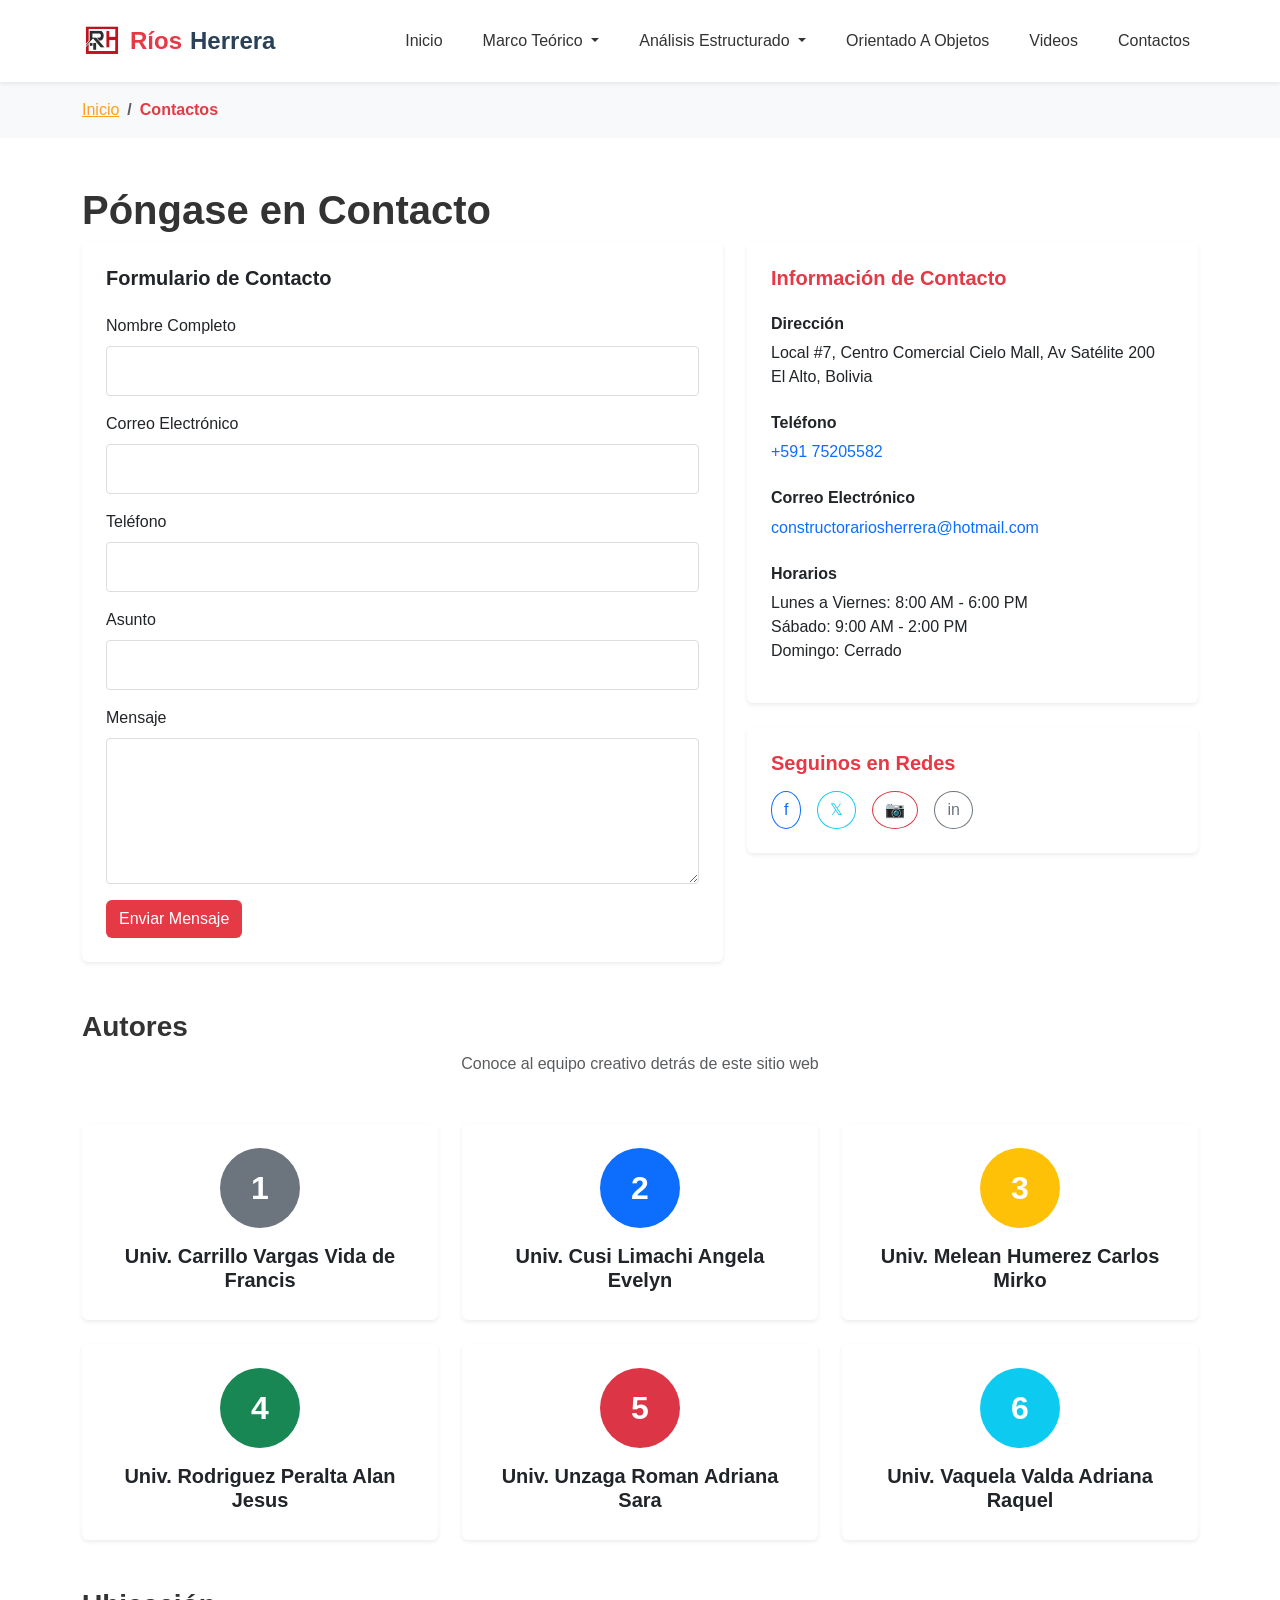
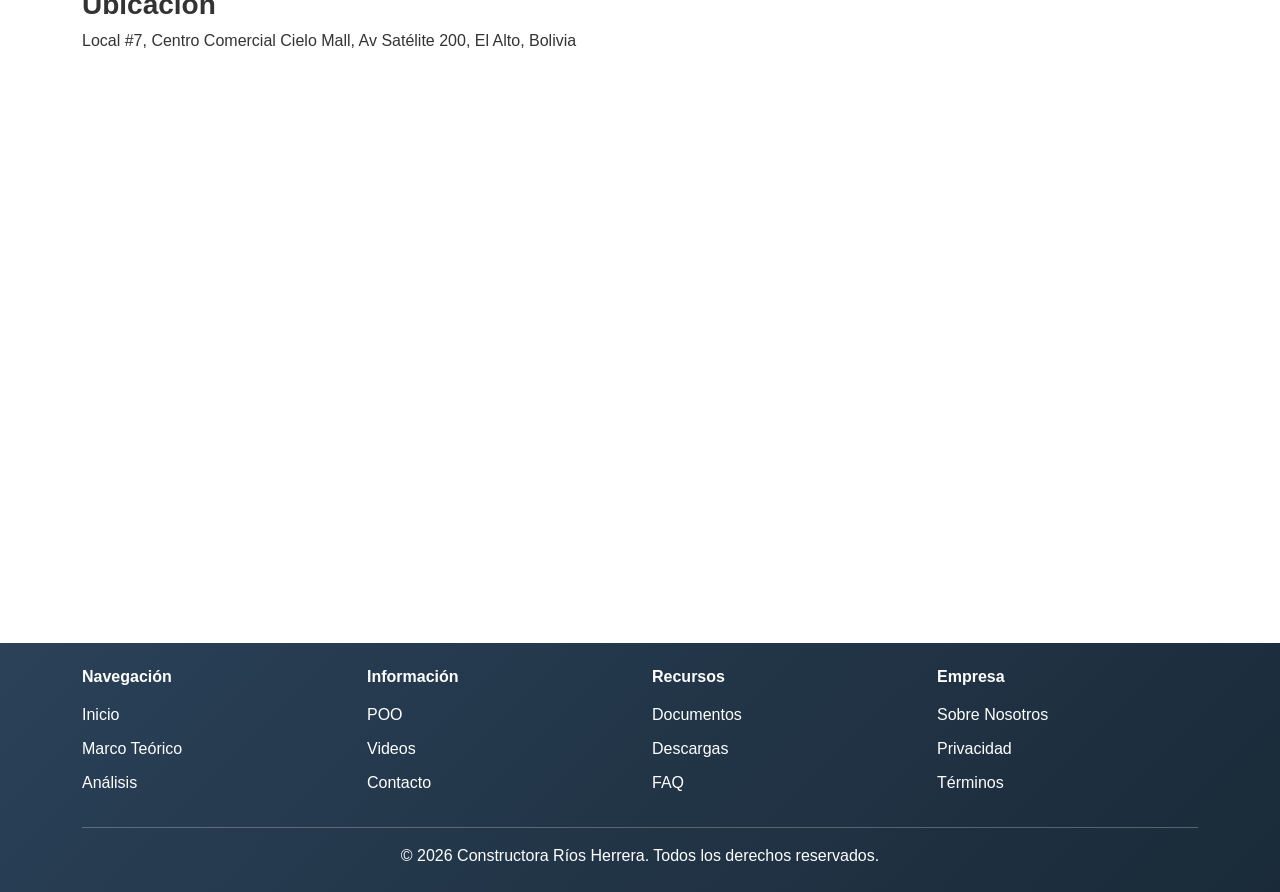
<file: contactos.html>
<!DOCTYPE html>
<html lang="es">
<head>
    <meta charset="UTF-8">
    <meta name="viewport" content="width=device-width, initial-scale=1.0">
    <title>Contactos - Sistema de Gestión de Almacenes</title>
    <link href="https://cdn.jsdelivr.net/npm/bootstrap@5.3.0/dist/css/bootstrap.min.css" rel="stylesheet">
    <link rel="stylesheet" href="styles.css">
</head>
<body>
    <!-- NAVBAR -->
    <nav class="navbar navbar-expand-lg navbar-light bg-white shadow-sm sticky-top">
        <div class="container">
            <a class="navbar-brand fw-bold d-flex align-items-center gap-2" href="index.html">
                <img src="public/img/logoEmpresaCons.jpeg" alt="Logo Ríos Herrera" style="max-height: 40px; max-width: 40px;">
                <span style="color: #E63946">Ríos</span>
                <span style="color: #2A4158">Herrera</span>
            </a>
            <button class="navbar-toggler" type="button" data-bs-toggle="collapse" data-bs-target="#navbarNav">
                <span class="navbar-toggler-icon"></span>
            </button>
            <div class="collapse navbar-collapse" id="navbarNav">
                <ul class="navbar-nav ms-auto">
                    <li class="nav-item">
                        <a class="nav-link" href="index.html">Inicio</a>
                    </li>
                    <li class="nav-item dropdown">
                        <a class="nav-link dropdown-toggle" href="#" id="marcoDropdown" role="button" data-bs-toggle="dropdown">
                            Marco Teórico
                        </a>
                        <ul class="dropdown-menu" aria-labelledby="marcoDropdown">
                            <li><a class="dropdown-item" href="marco-teorico.html#introduccion">Introducción</a></li>
                            <li><a class="dropdown-item" href="marco-teorico.html#antecedentes">Antecedentes</a></li>
                            <li><a class="dropdown-item" href="marco-teorico.html#planteamiento">Planteamiento del Problema</a></li>
                        </ul>
                    </li>
                    <li class="nav-item dropdown">
                        <a class="nav-link dropdown-toggle" href="#" id="analisisDropdown" role="button" data-bs-toggle="dropdown">
                            Análisis Estructurado
                        </a>
                        <ul class="dropdown-menu" aria-labelledby="analisisDropdown">
                            <li><a class="dropdown-item" href="analisis-estructurado.html#declaracion">Declaración de Propósitos</a></li>
                            <li><a class="dropdown-item" href="analisis-estructurado.html#diagrama">Diagrama de Contexto</a></li>
                            <li><a class="dropdown-item" href="analisis-estructurado.html#eventos">Lista de Eventos</a></li>
                            <li><hr class="dropdown-divider"></li>
                            <li><a class="dropdown-item" href="modelo-er.html">Modelo ER</a></li>
                            <li><a class="dropdown-item" href="diagrama-procesos.html">Diagrama de Procesos</a></li>
                            <li class="dropdown-submenu">
                                <a class="dropdown-item dropdown-toggle" href="#" id="casosUsoDropdown" role="button" data-bs-toggle="dropdown">
                                    Casos de Uso
                                </a>
                                <ul class="dropdown-menu" aria-labelledby="casosUsoDropdown">
                                    <li><a class="dropdown-item" href="casos-uso.html#caso-uso">Caso de Uso</a></li>
                                    <li><a class="dropdown-item" href="casos-uso.html#caso-negocio">Caso de Uso de Negocio (CUN)</a></li>
                                    <li><a class="dropdown-item" href="casos-uso.html#caso-expandido">Caso de Uso Expandido</a></li>
                                </ul>
                            </li>
                        </ul>
                    </li>
                    <li class="nav-item">
                        <a class="nav-link" href="orientado-objetos.html">Orientado A Objetos</a>
                    </li>
                    <li class="nav-item">
                        <a class="nav-link" href="videos.html">Videos</a>
                    </li>
                    <li class="nav-item">
                        <a class="nav-link active" href="contactos.html">Contactos</a>
                    </li>
                </ul>
            </div>
        </div>
    </nav>

    <!-- BREADCRUMB -->
    <div class="bg-light py-3">
        <div class="container">
            <nav aria-label="breadcrumb">
                <ol class="breadcrumb mb-0">
                    <li class="breadcrumb-item"><a href="index.html">Inicio</a></li>
                    <li class="breadcrumb-item active">Contactos</li>
                </ol>
            </nav>
        </div>
    </div>

    <!-- CONTENIDO -->
    <div class="container py-5">
        <h1 class="fw-bold fw-bold" style="color: #E63946 mb-5 text-center">Póngase en Contacto</h1>

        <div class="row">
            <!-- FORMULARIO -->
            <div class="col-lg-7">
                <div class="card border-0 shadow-sm">
                    <div class="card-body p-4">
                        <h5 class="card-title fw-bold mb-4">Formulario de Contacto</h5>
                        <form id="contactForm">
                            <div class="mb-3">
                                <label for="nombre" class="form-label">Nombre Completo</label>
                                <input type="text" class="form-control" id="nombre" name="nombre" required>
                            </div>
                            
                            <div class="mb-3">
                                <label for="email" class="form-label">Correo Electrónico</label>
                                <input type="email" class="form-control" id="email" name="email" required>
                            </div>

                            <div class="mb-3">
                                <label for="telefono" class="form-label">Teléfono</label>
                                <input type="tel" class="form-control" id="telefono" name="telefono">
                            </div>

                            <div class="mb-3">
                                <label for="asunto" class="form-label">Asunto</label>
                                <input type="text" class="form-control" id="asunto" name="asunto" required>
                            </div>

                            <div class="mb-3">
                                <label for="mensaje" class="form-label">Mensaje</label>
                                <textarea class="form-control" id="mensaje" name="mensaje" rows="5" required></textarea>
                            </div>

                            <button type="submit" class="btn" style="background-color: #E63946; color: white; border-color: #E63946 btn-lg w-100">Enviar Mensaje</button>
                        </form>
                        <div id="mensajeExito" class="alert alert-success mt-3 d-none" role="alert">
                            ¡Gracias! Tu mensaje ha sido enviado correctamente.
                        </div>
                    </div>
                </div>
            </div>

            <!-- INFORMACIÓN DE CONTACTO -->
            <div class="col-lg-5">
                <div class="card border-0 shadow-sm mb-4">
                    <div class="card-body p-4">
                        <h5 class="card-title fw-bold mb-4 fw-bold" style="color: #E63946">Información de Contacto</h5>
                        
                        <div class="mb-4">
                            <h6 class="fw-bold">Dirección</h6>
                            <p>Local #7, Centro Comercial Cielo Mall, Av Satélite 200 <br> El Alto, Bolivia</p>
                        </div>

                        <div class="mb-4">
                            <h6 class="fw-bold">Teléfono</h6>
                            <p><a href="tel:+591234567890" class="text-decoration-none">+591 75205582</a></p>
                        </div>

                        <div class="mb-4">
                            <h6 class="fw-bold">Correo Electrónico</h6>
                            <p><a href="mailto:info@riosherrera.com" class="text-decoration-none">constructorariosherrera@hotmail.com</a></p>
                        </div>

                        <div>
                            <h6 class="fw-bold">Horarios</h6>
                            <p>Lunes a Viernes: 8:00 AM - 6:00 PM<br>
                            Sábado: 9:00 AM - 2:00 PM<br>
                            Domingo: Cerrado</p>
                        </div>
                    </div>
                </div>

                <div class="card border-0 shadow-sm">
                    <div class="card-body p-4">
                        <h5 class="card-title fw-bold mb-3 fw-bold" style="color: #E63946">Seguinos en Redes</h5>
                        <div class="d-flex gap-3">
                            <a href="#" class="btn btn-outline-primary rounded-circle">f</a>
                            <a href="#" class="btn btn-outline-info rounded-circle">𝕏</a>
                            <a href="#" class="btn btn-outline-danger rounded-circle">📷</a>
                            <a href="#" class="btn btn-outline-secondary rounded-circle">in</a>
                        </div>
                    </div>
                </div>
            </div>
        </div>

        <!-- SECCIÓN AUTORES -->
        <div class="row mt-5 mb-5">
            <div class="col-12">
                <h3 class="fw-bold fw-bold" style="color: #E63946 mb-4 text-center">Autores</h3>
                <p class="text-center text-muted mb-5">Conoce al equipo creativo detrás de este sitio web</p>
                <div class="row g-4">
                    <div class="col-md-6 col-lg-4">
                        <div class="card border-0 shadow-sm h-100 text-center">
                            <div class="card-body p-4">
                                <div class="mb-3">
                                    <div class="bg-secondary rounded-circle mx-auto" style="width: 80px; height: 80px; display: flex; align-items: center; justify-content: center;">
                                        <span class="text-white fw-bold" style="font-size: 2rem;">1</span>
                                    </div>
                                </div>
                                <h5 class="card-title fw-bold mb-1">Univ. Carrillo Vargas Vida de Francis</h5>
                            </div>
                        </div>
                    </div>

                    <div class="col-md-6 col-lg-4">
                        <div class="card border-0 shadow-sm h-100 text-center">
                            <div class="card-body p-4">
                                <div class="mb-3">
                                    <div class="bg-primary rounded-circle mx-auto" style="width: 80px; height: 80px; display: flex; align-items: center; justify-content: center;">
                                        <span class="text-white fw-bold" style="font-size: 2rem;">2</span>
                                    </div>
                                </div>
                                <h5 class="card-title fw-bold mb-1">Univ. Cusi Limachi Angela Evelyn</h5>
                            </div>
                        </div>
                    </div>

                    <div class="col-md-6 col-lg-4">
                        <div class="card border-0 shadow-sm h-100 text-center">
                            <div class="card-body p-4">
                                <div class="mb-3">
                                    <div class="bg-warning rounded-circle mx-auto" style="width: 80px; height: 80px; display: flex; align-items: center; justify-content: center;">
                                        <span class="text-white fw-bold" style="font-size: 2rem;">3</span>
                                    </div>
                                </div>
                                <h5 class="card-title fw-bold mb-1">Univ. Melean Humerez Carlos Mirko</h5>
                            </div>
                        </div>
                    </div>

                    <div class="col-md-6 col-lg-4">
                        <div class="card border-0 shadow-sm h-100 text-center">
                            <div class="card-body p-4">
                                <div class="mb-3">
                                    <div class="bg-success rounded-circle mx-auto" style="width: 80px; height: 80px; display: flex; align-items: center; justify-content: center;">
                                        <span class="text-white fw-bold" style="font-size: 2rem;">4</span>
                                    </div>
                                </div>
                                <h5 class="card-title fw-bold mb-1">Univ. Rodriguez Peralta Alan Jesus</h5>
                            </div>
                        </div>
                    </div>

                    <div class="col-md-6 col-lg-4">
                        <div class="card border-0 shadow-sm h-100 text-center">
                            <div class="card-body p-4">
                                <div class="mb-3">
                                    <div class="bg-danger rounded-circle mx-auto" style="width: 80px; height: 80px; display: flex; align-items: center; justify-content: center;">
                                        <span class="text-white fw-bold" style="font-size: 2rem;">5</span>
                                    </div>
                                </div>
                                <h5 class="card-title fw-bold mb-1">Univ. Unzaga Roman Adriana Sara</h5>
                            </div>
                        </div>
                    </div>

                    <div class="col-md-6 col-lg-4">
                        <div class="card border-0 shadow-sm h-100 text-center">
                            <div class="card-body p-4">
                                <div class="mb-3">
                                    <div class="bg-info rounded-circle mx-auto" style="width: 80px; height: 80px; display: flex; align-items: center; justify-content: center;">
                                        <span class="text-white fw-bold" style="font-size: 2rem;">6</span>
                                    </div>
                                </div>
                                <h5 class="card-title fw-bold mb-1">Univ. Vaquela Valda Adriana Raquel</h5>
                            </div>
                        </div>
                    </div>
                </div>
            </div>
        </div>

        <!-- MAPA UBICACIÓN -->
        <div class="row mt-5">
            <div class="col-12">
                <h3 class="fw-bold fw-bold" style="color: #E63946 mb-4">Ubicación</h3>
                <p>Local #7, Centro Comercial Cielo Mall, Av Satélite 200, El Alto, Bolivia</p>
                <div class="ratio ratio-21x9">
                    <iframe src="https://www.google.com/maps/embed?pb=!1m14!1m8!1m3!1d3825.192689812519!2d-68.16600799560547!3d-16.516366958618164!3m2!1i1024!2i768!4f13.1!3m3!1m2!1s0x915edf6f178e9f51%3A0x572d87e781700e02!2sCielo%20Mall!5e0!3m2!1ses!2sbo!4v1780686333936!5m2!1ses!2sbo" width="600" height="450" style="border:0;" allowfullscreen="" loading="lazy" referrerpolicy="no-referrer-when-downgrade"></iframe>
                </div>
            </div>
        </div>
    </div>

    <!-- FOOTER -->
    <footer class="bg-dark text-white py-4 mt-5">
        <div class="container">
            <div class="row">
                <div class="col-md-3">
                    <h6 class="fw-bold mb-3">Navegación</h6>
                    <ul class="list-unstyled">
                        <li><a href="index.html" class="text-white text-decoration-none">Inicio</a></li>
                        <li><a href="marco-teorico.html" class="text-white text-decoration-none">Marco Teórico</a></li>
                        <li><a href="analisis-estructurado.html" class="text-white text-decoration-none">Análisis</a></li>
                    </ul>
                </div>
                <div class="col-md-3">
                    <h6 class="fw-bold mb-3">Información</h6>
                    <ul class="list-unstyled">
                        <li><a href="orientado-objetos.html" class="text-white text-decoration-none">POO</a></li>
                        <li><a href="videos.html" class="text-white text-decoration-none">Videos</a></li>
                        <li><a href="contactos.html" class="text-white text-decoration-none">Contacto</a></li>
                    </ul>
                </div>
                <div class="col-md-3">
                    <h6 class="fw-bold mb-3">Recursos</h6>
                    <ul class="list-unstyled">
                        <li><a href="#" class="text-white text-decoration-none">Documentos</a></li>
                        <li><a href="#" class="text-white text-decoration-none">Descargas</a></li>
                        <li><a href="#" class="text-white text-decoration-none">FAQ</a></li>
                    </ul>
                </div>
                <div class="col-md-3">
                    <h6 class="fw-bold mb-3">Empresa</h6>
                    <ul class="list-unstyled">
                        <li><a href="#" class="text-white text-decoration-none">Sobre Nosotros</a></li>
                        <li><a href="#" class="text-white text-decoration-none">Privacidad</a></li>
                        <li><a href="#" class="text-white text-decoration-none">Términos</a></li>
                    </ul>
                </div>
            </div>
            <hr class="bg-secondary">
            <div class="text-center">
                <p class="mb-0">&copy; 2026 Constructora Ríos Herrera. Todos los derechos reservados.</p>
            </div>
        </div>
    </footer>

    <script src="https://cdn.jsdelivr.net/npm/bootstrap@5.3.0/dist/js/bootstrap.bundle.min.js"></script>
    <script>
        // Fix para submenús anidados en Bootstrap
        document.querySelectorAll('.dropdown-submenu > a').forEach(function(element) {
            element.addEventListener('click', function(e) {
                e.preventDefault();
                let menu = this.nextElementSibling;
                if (menu) {
                    menu.classList.toggle('show');
                }
            });
        });

        // Cerrar submenús cuando se abre otro
        document.querySelectorAll('.dropdown-submenu').forEach(function(item) {
            item.addEventListener('shown.bs.dropdown', function() {
                let submenu = this.querySelector('.dropdown-menu');
                if (submenu) {
                    submenu.classList.add('show');
                }
            });
        });

        // Formulario de contacto
        document.getElementById('contactForm').addEventListener('submit', function(e) {
            e.preventDefault();
            document.getElementById('mensajeExito').classList.remove('d-none');
            this.reset();
            setTimeout(() => {
                document.getElementById('mensajeExito').classList.add('d-none');
            }, 5000);
        });
    </script>
</body>
</html>
</file>
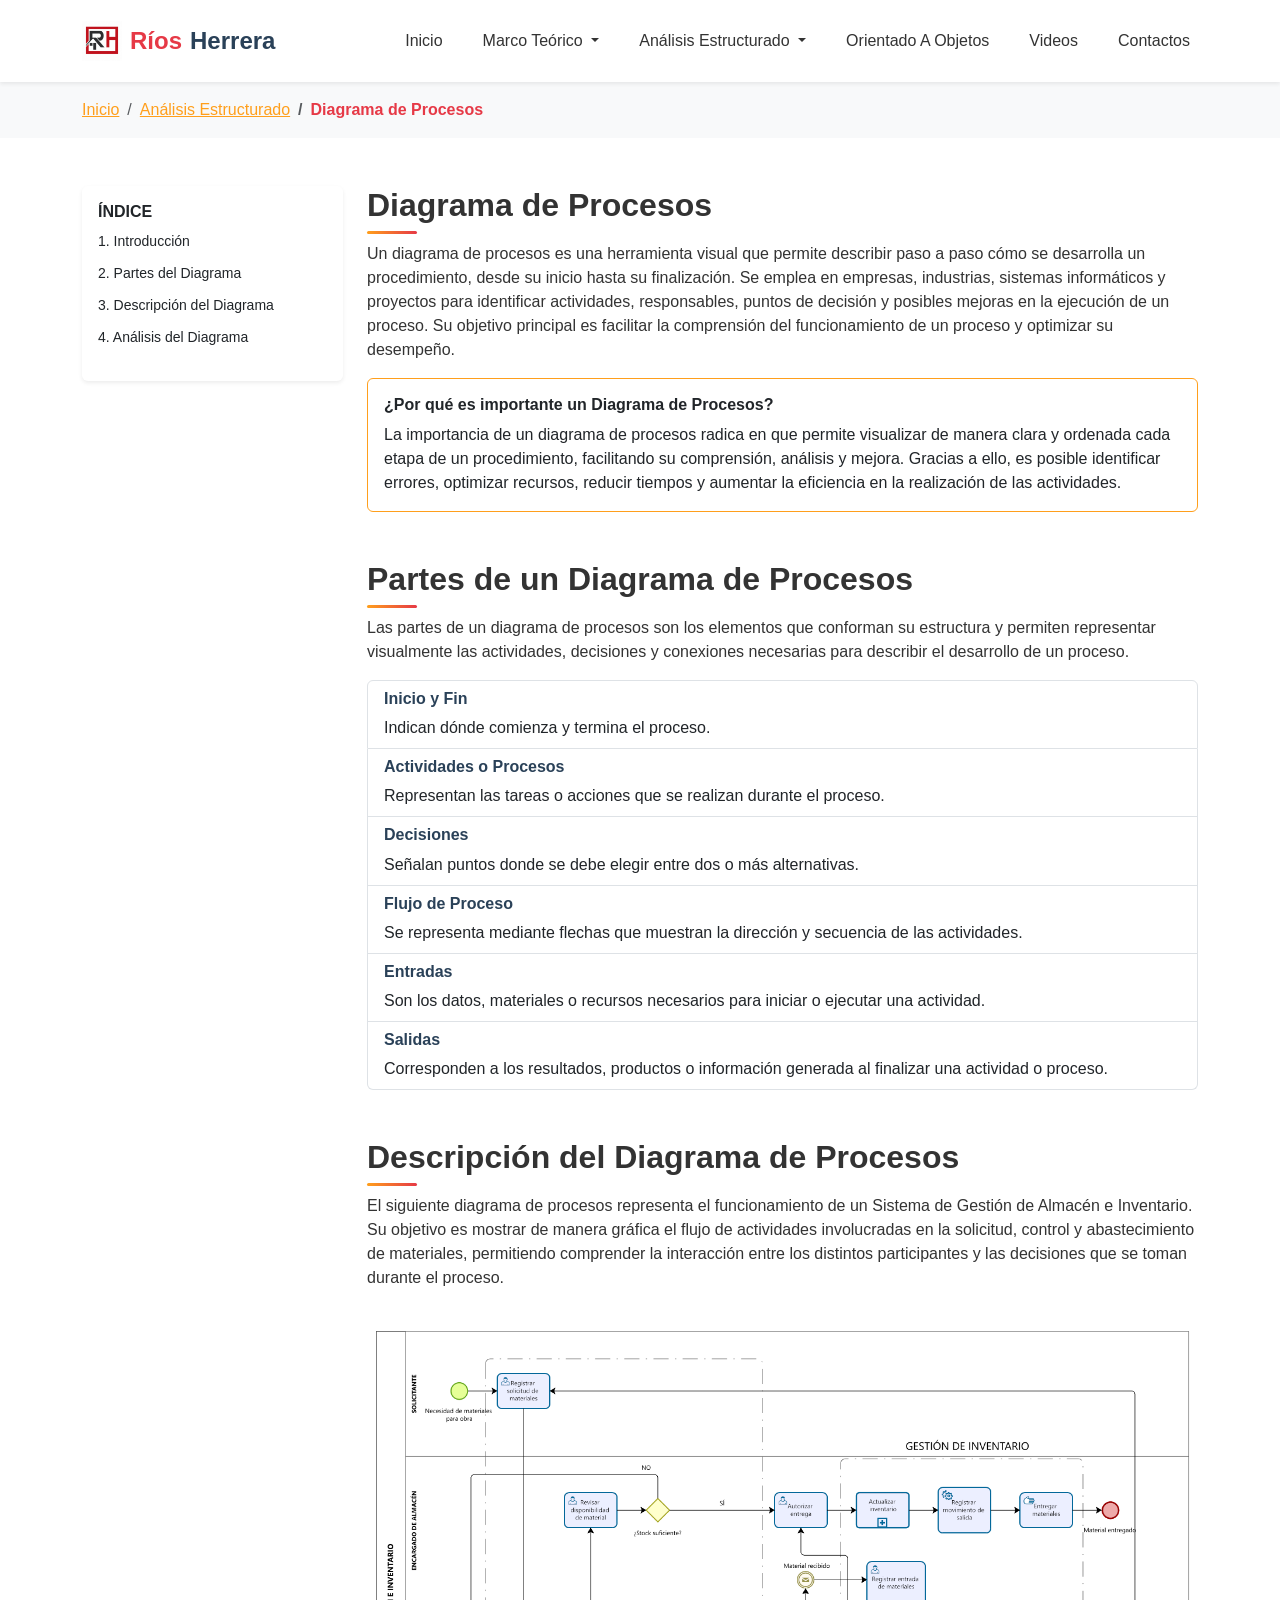
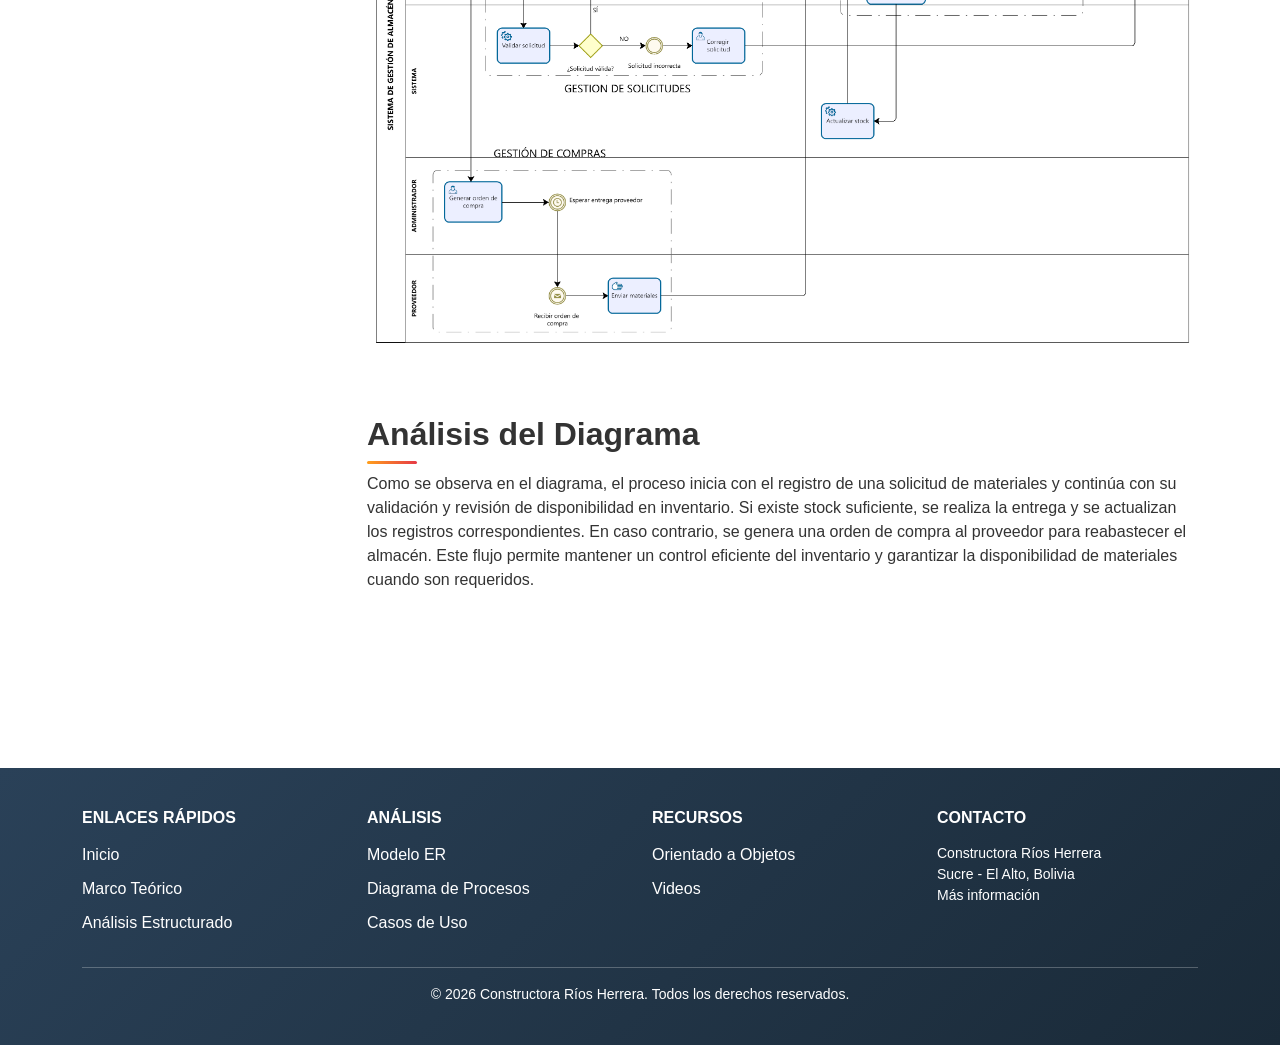
<file: diagrama-procesos.html>
<!DOCTYPE html>
<html lang="es">
<head>
    <meta charset="UTF-8">
    <meta name="viewport" content="width=device-width, initial-scale=1.0">
    <title>Diagrama de Procesos - Sistema de Gestión de Almacenes</title>
    <link href="https://cdn.jsdelivr.net/npm/bootstrap@5.3.0/dist/css/bootstrap.min.css" rel="stylesheet">
    <link rel="stylesheet" href="styles.css">
</head>
<body>
    <!-- NAVBAR -->
    <nav class="navbar navbar-expand-lg navbar-light bg-white shadow-sm sticky-top">
        <div class="container">
            <a class="navbar-brand fw-bold d-flex align-items-center gap-2" href="index.html">
                <img src="public/img/logoEmpresaCons.jpeg" alt="Logo Ríos Herrera" style="max-height: 40px; max-width: 40px;">
                <span style="color: #E63946">Ríos</span>
                <span style="color: #2A4158">Herrera</span>
            </a>
            <button class="navbar-toggler" type="button" data-bs-toggle="collapse" data-bs-target="#navbarNav">
                <span class="navbar-toggler-icon"></span>
            </button>
            <div class="collapse navbar-collapse" id="navbarNav">
                <ul class="navbar-nav ms-auto">
                    <li class="nav-item">
                        <a class="nav-link" href="index.html">Inicio</a>
                    </li>
                    <li class="nav-item dropdown">
                        <a class="nav-link dropdown-toggle" href="#" id="marcoDropdown" role="button" data-bs-toggle="dropdown">
                            Marco Teórico
                        </a>
                        <ul class="dropdown-menu" aria-labelledby="marcoDropdown">
                            <li><a class="dropdown-item" href="marco-teorico.html#introduccion">Introducción</a></li>
                            <li><a class="dropdown-item" href="marco-teorico.html#antecedentes">Antecedentes</a></li>
                            <li><a class="dropdown-item" href="marco-teorico.html#planteamiento">Planteamiento del Problema</a></li>
                        </ul>
                    </li>
                    <li class="nav-item dropdown">
                        <a class="nav-link dropdown-toggle active" href="#" id="analisisDropdown" role="button" data-bs-toggle="dropdown">
                            Análisis Estructurado
                        </a>
                        <ul class="dropdown-menu" aria-labelledby="analisisDropdown">
                            <li class="dropdown-submenu">
                                <a class="dropdown-item dropdown-toggle" href="#" id="modeloAmbientalDropdown" role="button" data-bs-toggle="dropdown">
                                    Modelo Ambiental
                                </a>
                                <ul class="dropdown-menu" aria-labelledby="modeloAmbientalDropdown">
                                    <li><a class="dropdown-item" href="analisis-estructurado.html#declaracion">Declaración de Propósitos</a></li>
                                    <li><a class="dropdown-item" href="analisis-estructurado.html#diagrama">Diagrama de Contexto</a></li>
                                    <li><a class="dropdown-item" href="analisis-estructurado.html#eventos">Lista de Eventos</a></li>
                                </ul>
                            </li>
                            <li class="dropdown-submenu">
                                <a class="dropdown-item dropdown-toggle" href="#" id="modeloComportamientoDropdown" role="button" data-bs-toggle="dropdown">
                                    Modelo de Comportamiento
                                </a>
                                <ul class="dropdown-menu" aria-labelledby="modeloComportamientoDropdown">
                                    <li><a class="dropdown-item" href="analisis-estructurado.html#nivel0">Nivel Cero</a></li>
                                    <li><a class="dropdown-item" href="analisis-estructurado.html#nivel1">Nivel 1</a></li>
                                    <li><a class="dropdown-item" href="analisis-estructurado.html#nivel2">Nivel 2</a></li>
                                    <li><a class="dropdown-item" href="analisis-estructurado.html#nivel2-proceso2">Nivel 2 - Proceso 2.0</a></li>
                                    <li><a class="dropdown-item" href="analisis-estructurado.html#planificacion">Planificación de Actividades</a></li>
                                </ul>
                            </li>
                            <li><hr class="dropdown-divider"></li>
                            <li><a class="dropdown-item" href="modelo-er.html">Modelo ER</a></li>
                            <li><a class="dropdown-item" href="diagrama-procesos.html">Diagrama de Procesos</a></li>
                            <li class="dropdown-submenu">
                                <a class="dropdown-item dropdown-toggle" href="#" id="casosUsoDropdown" role="button" data-bs-toggle="dropdown">
                                    Casos de Uso
                                </a>
                                <ul class="dropdown-menu" aria-labelledby="casosUsoDropdown">
                                    <li><a class="dropdown-item" href="casos-uso.html#caso-uso">Caso de Uso</a></li>
                                    <li><a class="dropdown-item" href="casos-uso.html#caso-negocio">Caso de Uso de Negocio (CUN)</a></li>
                                    <li><a class="dropdown-item" href="casos-uso.html#caso-expandido">Caso de Uso Expandido</a></li>
                                </ul>
                            </li>
                        </ul>
                    </li>
                    <li class="nav-item">
                        <a class="nav-link" href="orientado-objetos.html">Orientado A Objetos</a>
                    </li>
                    <li class="nav-item">
                        <a class="nav-link" href="videos.html">Videos</a>
                    </li>
                    <li class="nav-item">
                        <a class="nav-link" href="contactos.html">Contactos</a>
                    </li>
                </ul>
            </div>
        </div>
    </nav>

    <!-- BREADCRUMB -->
    <div class="bg-light py-3">
        <div class="container">
            <nav aria-label="breadcrumb">
                <ol class="breadcrumb mb-0">
                    <li class="breadcrumb-item"><a href="index.html">Inicio</a></li>
                    <li class="breadcrumb-item"><a href="analisis-estructurado.html">Análisis Estructurado</a></li>
                    <li class="breadcrumb-item active">Diagrama de Procesos</li>
                </ol>
            </nav>
        </div>
    </div>

    <!-- CONTENIDO -->
    <div class="container py-5">
        <div class="row">
            <!-- SIDEBAR CON ÍNDICE -->
            <div class="col-lg-3">
                <div class="card shadow-sm border-0 sticky-top" style="top: 80px;">
                    <div class="card-body">
                        <h6 class="card-title fw-bold fw-bold" style="color: #E63946 mb-3">ÍNDICE</h6>
                        <ul class="list-unstyled">
                            <li class="mb-2"><a href="#introduccion" class="text-decoration-none text-dark small">1. Introducción</a></li>
                            <li class="mb-2"><a href="#procesos" class="text-decoration-none text-dark small">2. Partes del Diagrama</a></li>
                            <li class="mb-2"><a href="#nivel0" class="text-decoration-none text-dark small">3. Descripción del Diagrama</a></li>
                            <li class="mb-2"><a href="#nivel1" class="text-decoration-none text-dark small">4. Análisis del Diagrama</a></li>
                        </ul>
                    </div>
                </div>
            </div>

            <!-- CONTENIDO PRINCIPAL -->
            <div class="col-lg-9">
                <!-- Introducción -->
                <section id="introduccion" class="mb-5 scroll-margin">
                    <h2 class="fw-bold fw-bold" style="color: #E63946 mb-3">Diagrama de Procesos</h2>
                    <p>Un diagrama de procesos es una herramienta visual que permite describir paso a paso cómo se desarrolla un procedimiento, desde su inicio hasta su finalización. Se emplea en empresas, industrias, sistemas informáticos y proyectos para identificar actividades, responsables, puntos de decisión y posibles mejoras en la ejecución de un proceso. Su objetivo principal es facilitar la comprensión del funcionamiento de un proceso y optimizar su desempeño.</p>
                    <div class="card border-left border-1" style="border-color: #E63946 border-4">
                        <div class="card-body">
                            <h6 class="fw-bold">¿Por qué es importante un Diagrama de Procesos?</h6>
                            <p class="mb-0">La importancia de un diagrama de procesos radica en que permite visualizar de manera clara y ordenada cada etapa de un procedimiento, facilitando su comprensión, análisis y mejora. Gracias a ello, es posible identificar errores, optimizar recursos, reducir tiempos y aumentar la eficiencia en la realización de las actividades.</p>
                        </div>
                    </div>
                </section>

                <!-- Procesos Principales -->
                <section id="procesos" class="mb-5 scroll-margin">
                    <h2 class="fw-bold fw-bold" style="color: #E63946 mb-3">Partes de un Diagrama de Procesos</h2>
                    <p>Las partes de un diagrama de procesos son los elementos que conforman su estructura y permiten representar visualmente las actividades, decisiones y conexiones necesarias para describir el desarrollo de un proceso.</p>
                    <div class="list-group">
                        <div class="list-group-item">
                            <h6 class="fw-bold fw-bold" style="color: #2A4158">Inicio y Fin</h6>
                            <p class="mb-0">Indican dónde comienza y termina el proceso.</p>
                        </div>
                        <div class="list-group-item">
                            <h6 class="fw-bold fw-bold" style="color: #2A4158">Actividades o Procesos</h6>
                            <p class="mb-0">Representan las tareas o acciones que se realizan durante el proceso.</p>
                        </div>
                        <div class="list-group-item">
                            <h6 class="fw-bold fw-bold" style="color: #2A4158">Decisiones</h6>
                            <p class="mb-0">Señalan puntos donde se debe elegir entre dos o más alternativas.</p>
                        </div>
                        <div class="list-group-item">
                            <h6 class="fw-bold fw-bold" style="color: #2A4158">Flujo de Proceso</h6>
                            <p class="mb-0">Se representa mediante flechas que muestran la dirección y secuencia de las actividades.</p>
                        </div>
                        <div class="list-group-item">
                            <h6 class="fw-bold fw-bold" style="color: #2A4158">Entradas</h6>
                            <p class="mb-0">Son los datos, materiales o recursos necesarios para iniciar o ejecutar una actividad.</p>
                        </div>
                        <div class="list-group-item">
                            <h6 class="fw-bold fw-bold" style="color: #2A4158">Salidas</h6>
                            <p class="mb-0">Corresponden a los resultados, productos o información generada al finalizar una actividad o proceso.</p>
                        </div>
                    </div>
                </section>

                <!-- Nivel 0 -->
                <section id="nivel0" class="mb-5 scroll-margin">
                    <h2 class="fw-bold fw-bold" style="color: #E63946 mb-3">Descripción del Diagrama de Procesos</h2>
                    <p>El siguiente diagrama de procesos representa el funcionamiento de un Sistema de Gestión de Almacén e Inventario. Su objetivo es mostrar de manera gráfica el flujo de actividades involucradas en la solicitud, control y abastecimiento de materiales, permitiendo comprender la interacción entre los distintos participantes y las decisiones que se toman durante el proceso.</p>
                    <img src="public/img/DIAGRAMA DE PROCESOS.png" alt="Diagrama Nivel 0" class="img-fluid rounded my-3">
                </section>

                <!-- Nivel 1 -->
                <section id="nivel1" class="mb-5 scroll-margin">
                    <h2 class="fw-bold fw-bold" style="color: #E63946 mb-3">Análisis del Diagrama</h2>
                    <p>Como se observa en el diagrama, el proceso inicia con el registro de una solicitud de materiales y continúa con su validación y revisión de disponibilidad en inventario. Si existe stock suficiente, se realiza la entrega y se actualizan los registros correspondientes. En caso contrario, se genera una orden de compra al proveedor para reabastecer el almacén. Este flujo permite mantener un control eficiente del inventario y garantizar la disponibilidad de materiales cuando son requeridos.</p>
                </section>
            </div>
        </div>
    </div>

    <!-- FOOTER -->
    <footer class="bg-white" style="background-color: #E63946 text-white py-5 mt-5">
        <div class="container">
            <div class="row">
                <div class="col-md-3">
                    <h6 class="fw-bold mb-3">ENLACES RÁPIDOS</h6>
                    <ul class="list-unstyled">
                        <li><a href="index.html" class="text-white text-decoration-none">Inicio</a></li>
                        <li><a href="marco-teorico.html" class="text-white text-decoration-none">Marco Teórico</a></li>
                        <li><a href="analisis-estructurado.html" class="text-white text-decoration-none">Análisis Estructurado</a></li>
                    </ul>
                </div>
                <div class="col-md-3">
                    <h6 class="fw-bold mb-3">ANÁLISIS</h6>
                    <ul class="list-unstyled">
                        <li><a href="modelo-er.html" class="text-white text-decoration-none">Modelo ER</a></li>
                        <li><a href="diagrama-procesos.html" class="text-white text-decoration-none">Diagrama de Procesos</a></li>
                        <li><a href="casos-uso.html" class="text-white text-decoration-none">Casos de Uso</a></li>
                    </ul>
                </div>
                <div class="col-md-3">
                    <h6 class="fw-bold mb-3">RECURSOS</h6>
                    <ul class="list-unstyled">
                        <li><a href="orientado-objetos.html" class="text-white text-decoration-none">Orientado a Objetos</a></li>
                        <li><a href="videos.html" class="text-white text-decoration-none">Videos</a></li>
                    </ul>
                </div>
                <div class="col-md-3">
                    <h6 class="fw-bold mb-3">CONTACTO</h6>
                    <p class="small">Constructora Ríos Herrera<br>
                    Sucre - El Alto, Bolivia<br>
                    <a href="contactos.html" class="text-white text-decoration-none">Más información</a></p>
                </div>
            </div>
            <hr class="bg-white">
            <p class="text-center mb-0 small">&copy; 2026 Constructora Ríos Herrera. Todos los derechos reservados.</p>
        </div>
    </footer>

    <script src="https://cdn.jsdelivr.net/npm/bootstrap@5.3.0/dist/js/bootstrap.bundle.min.js"></script>
    <script src="public/js/script.js"></script>
</body>
</html>
</file>
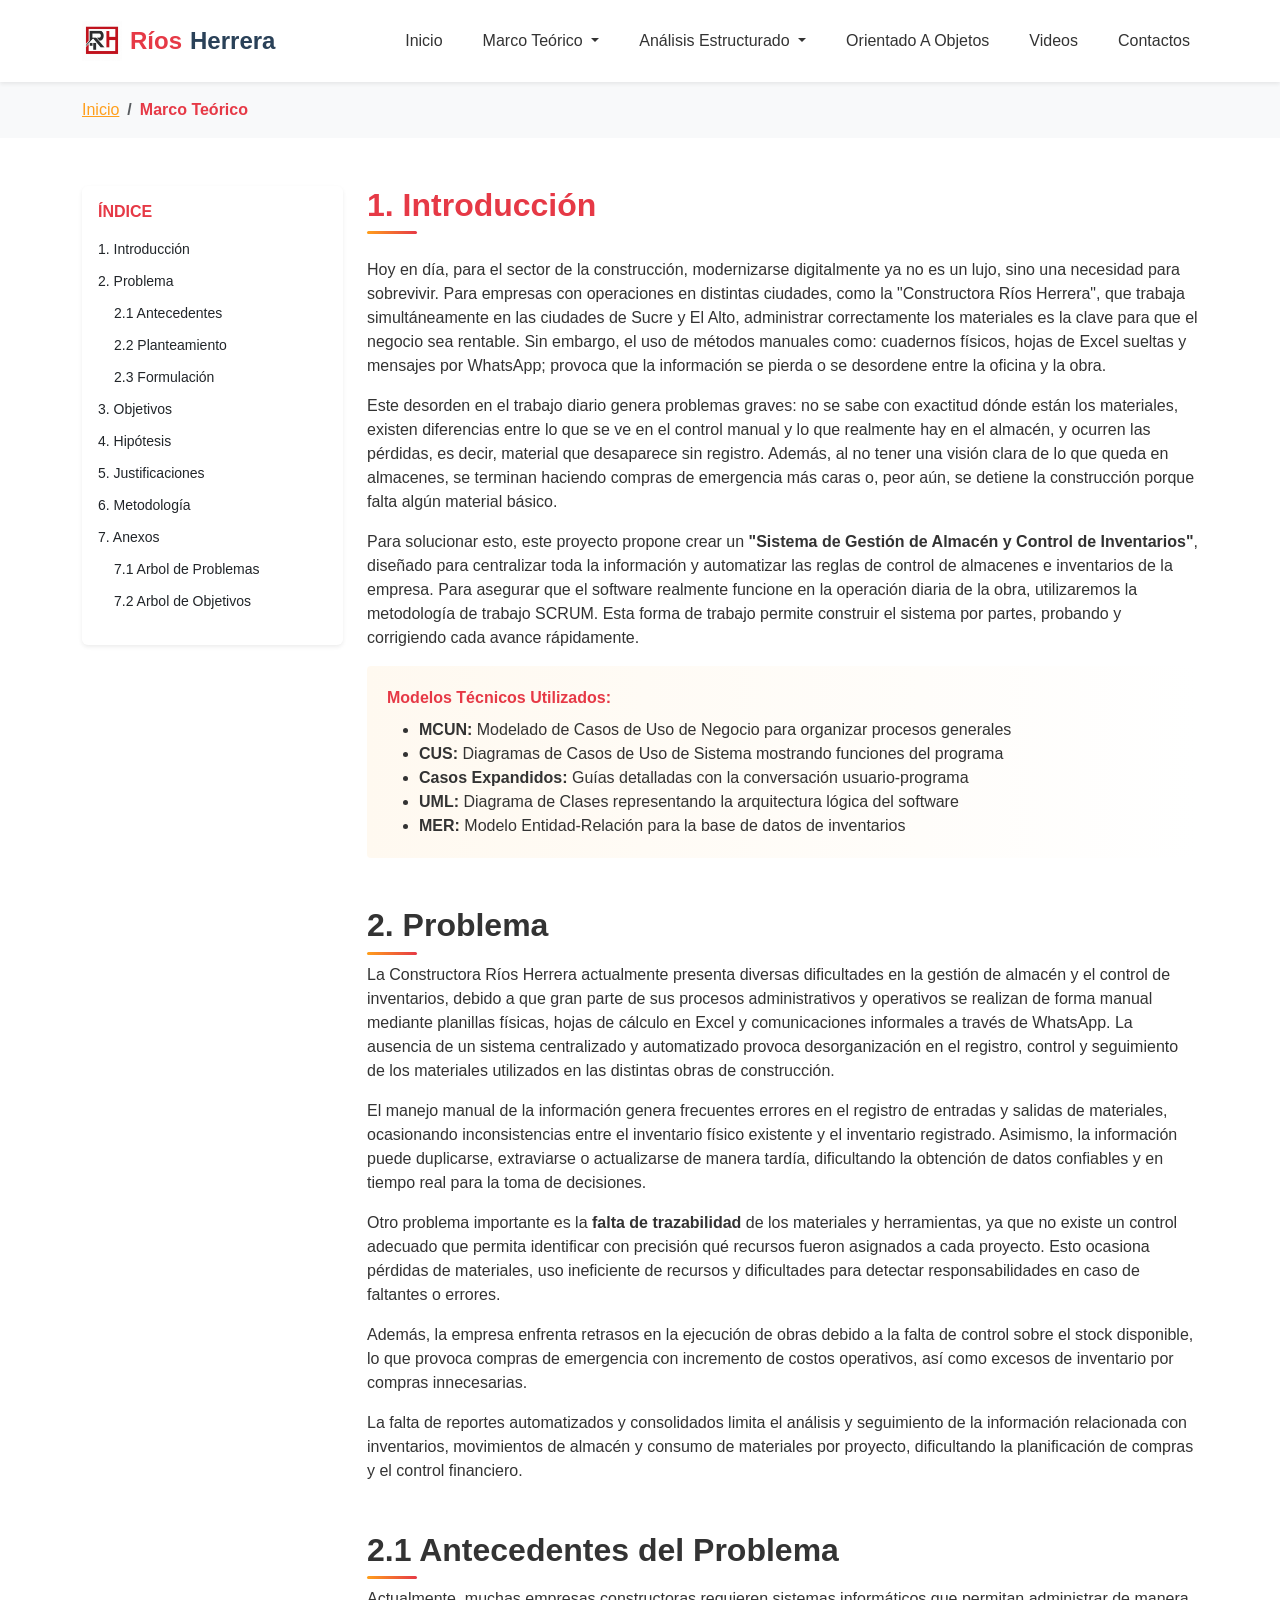
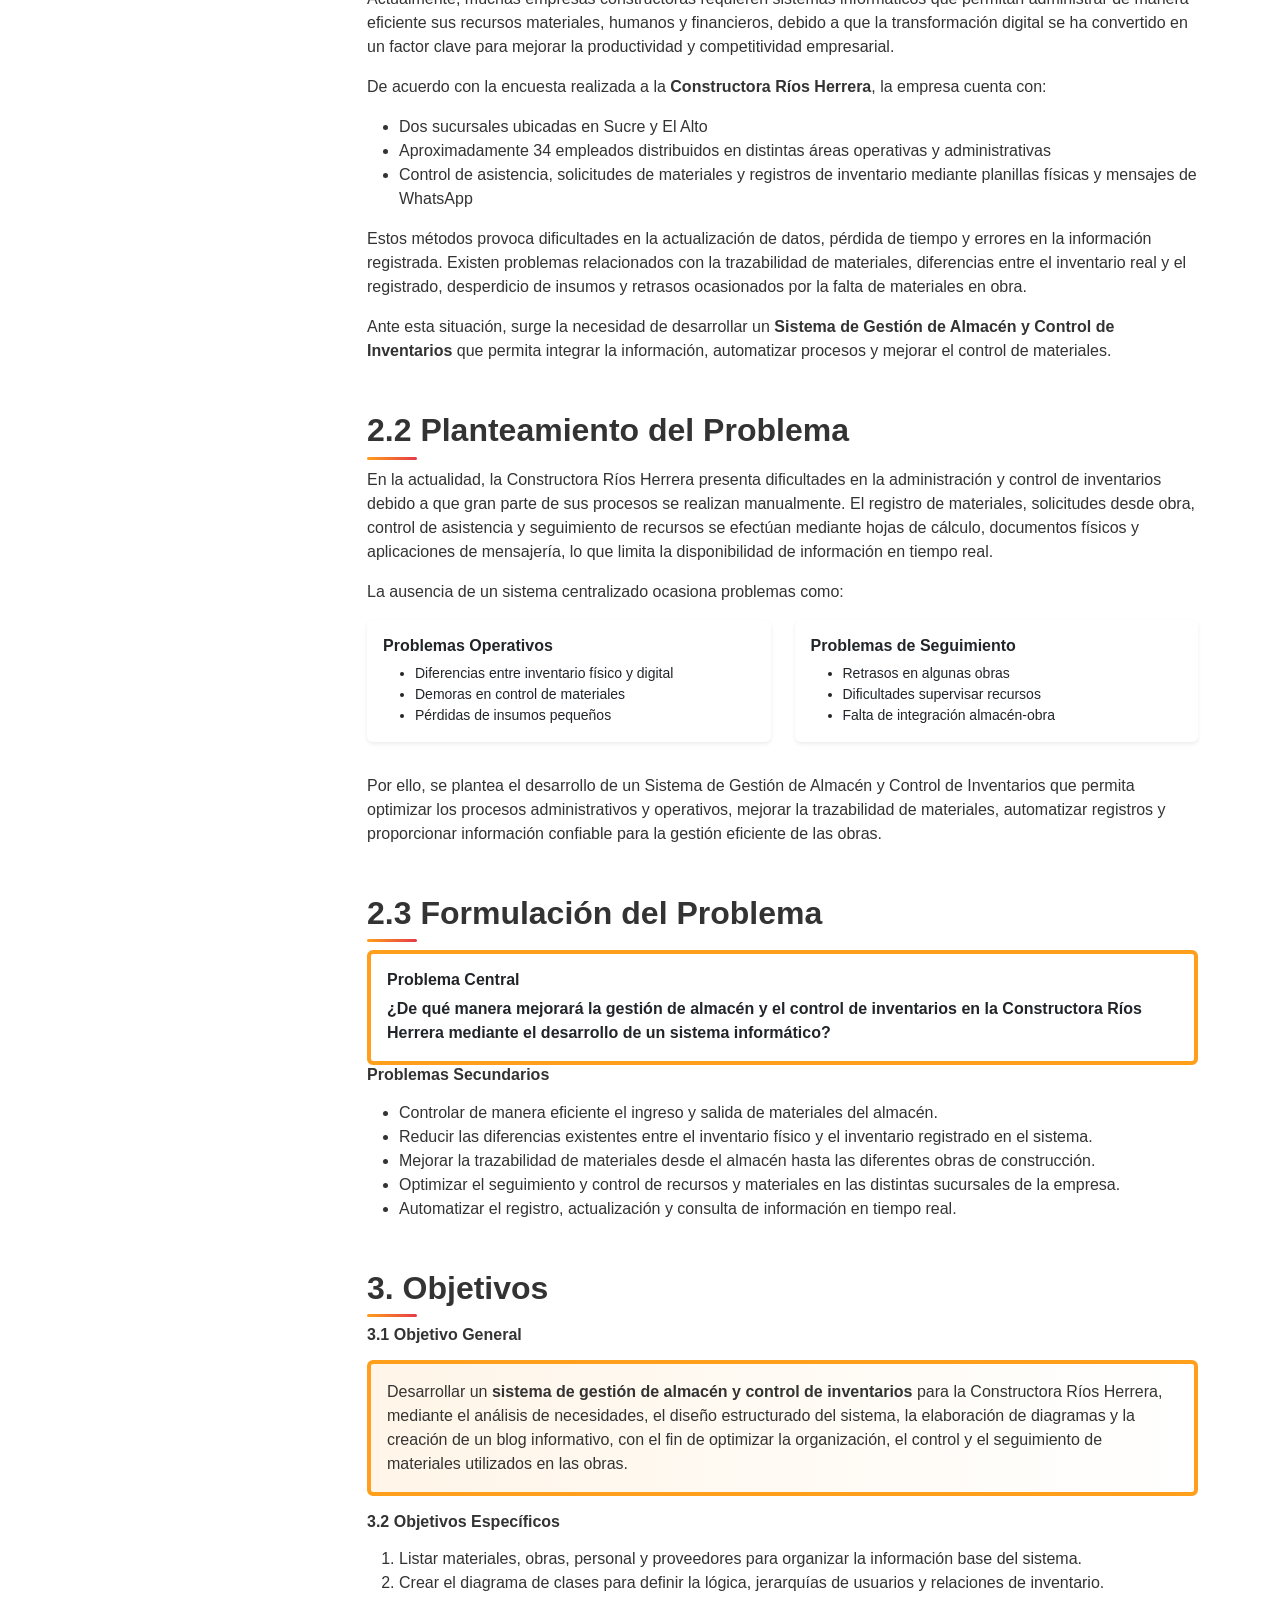
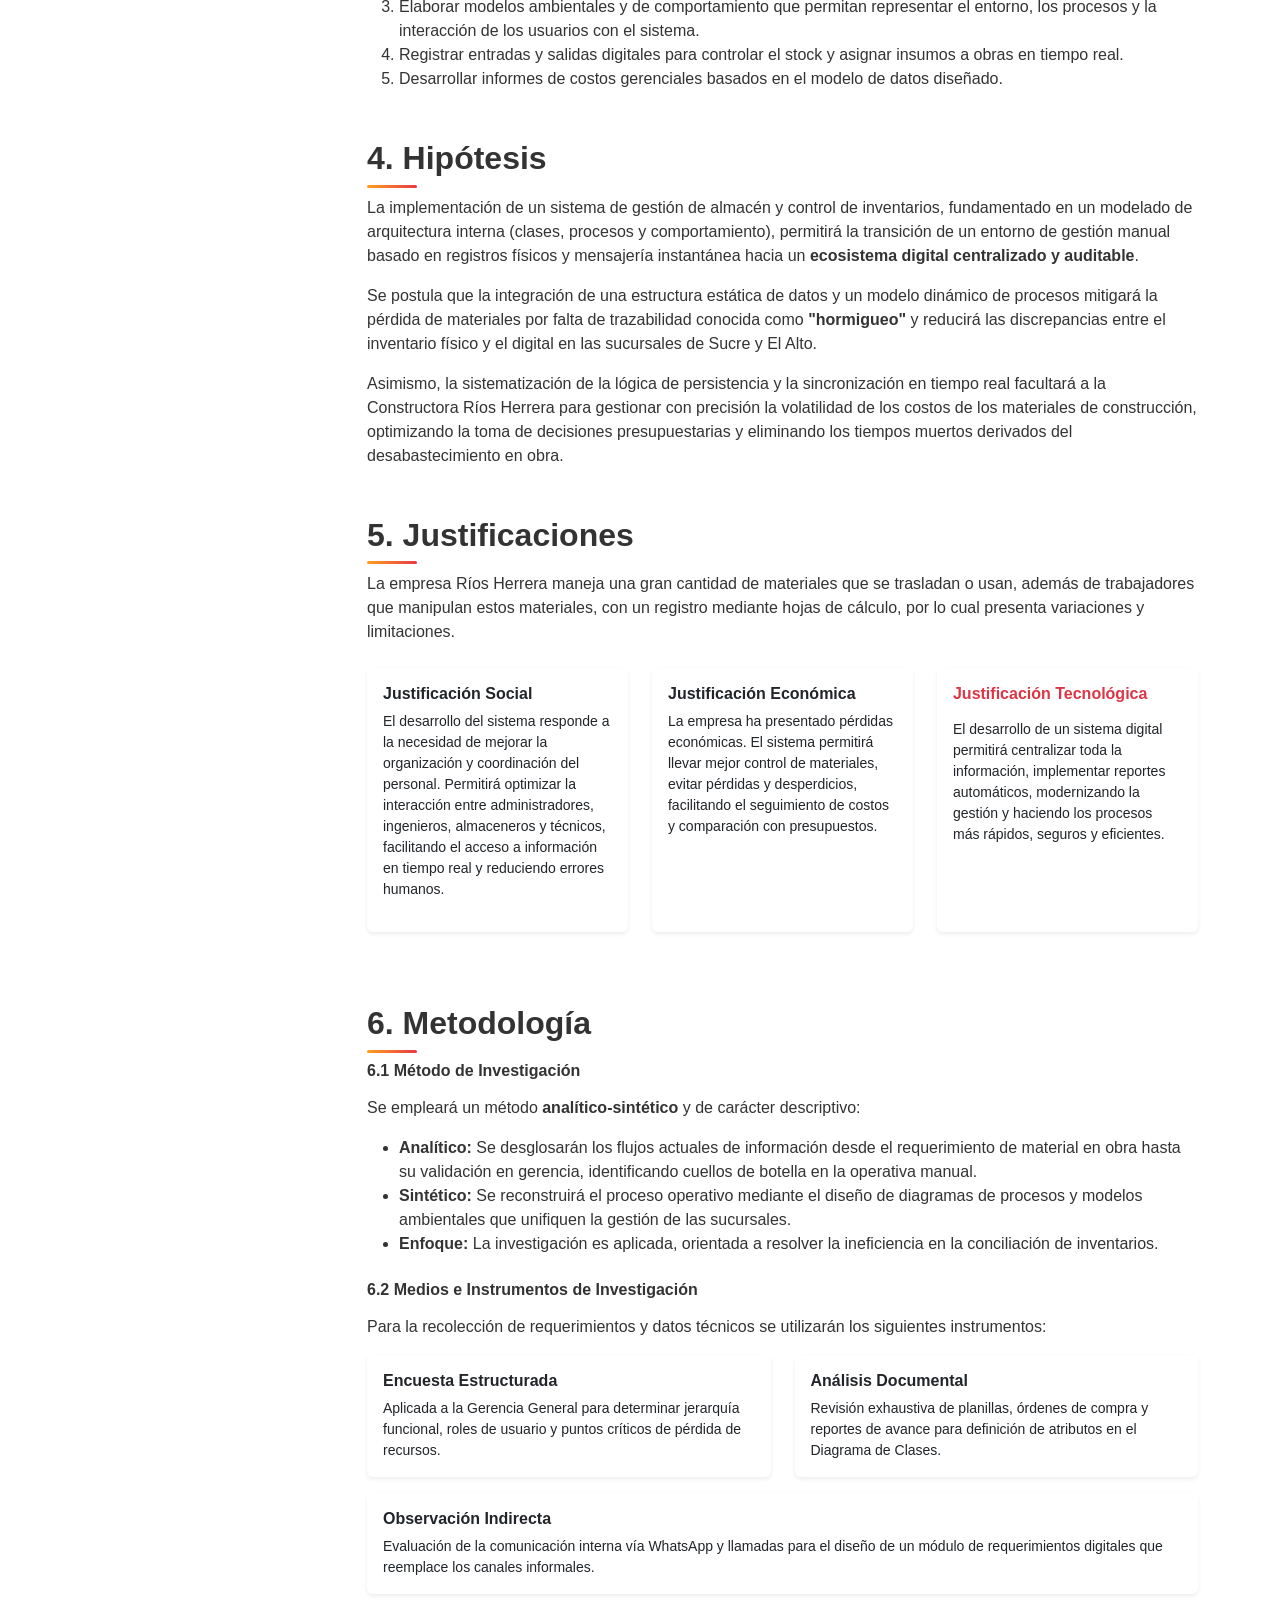
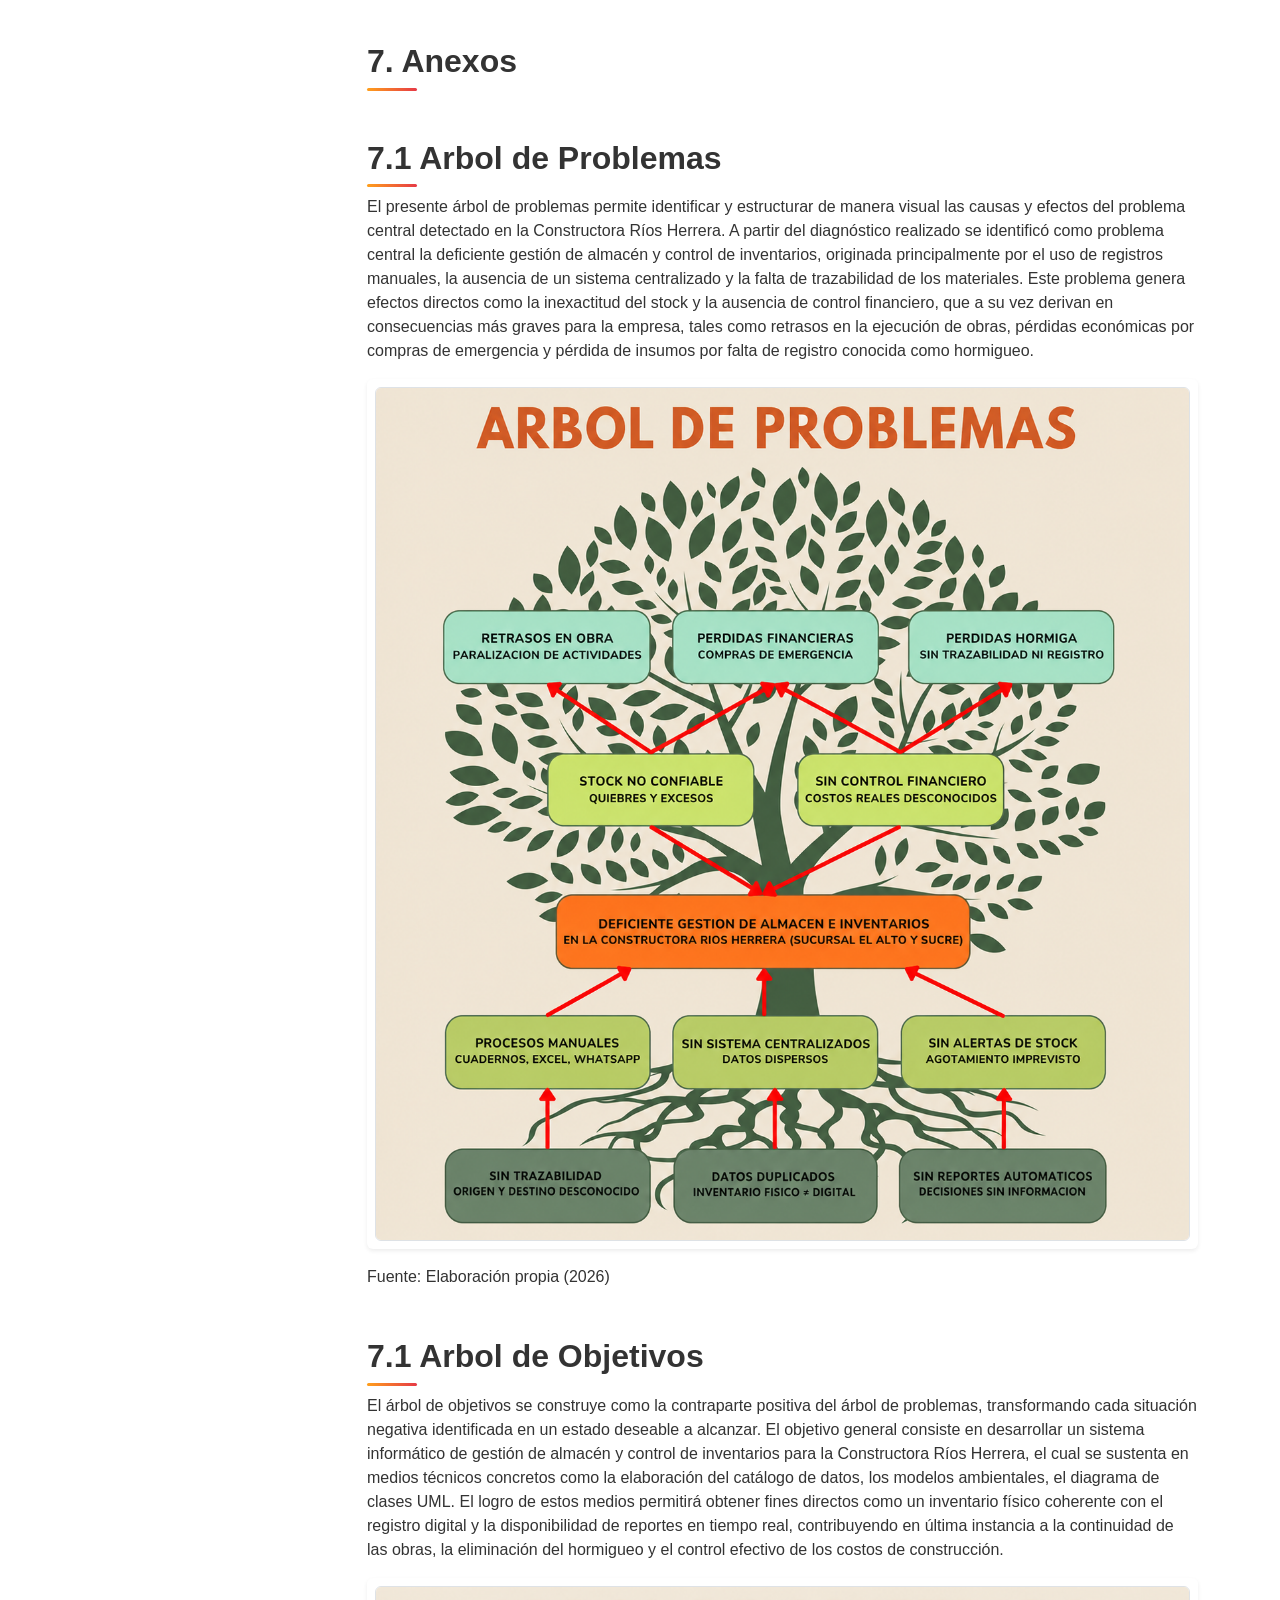
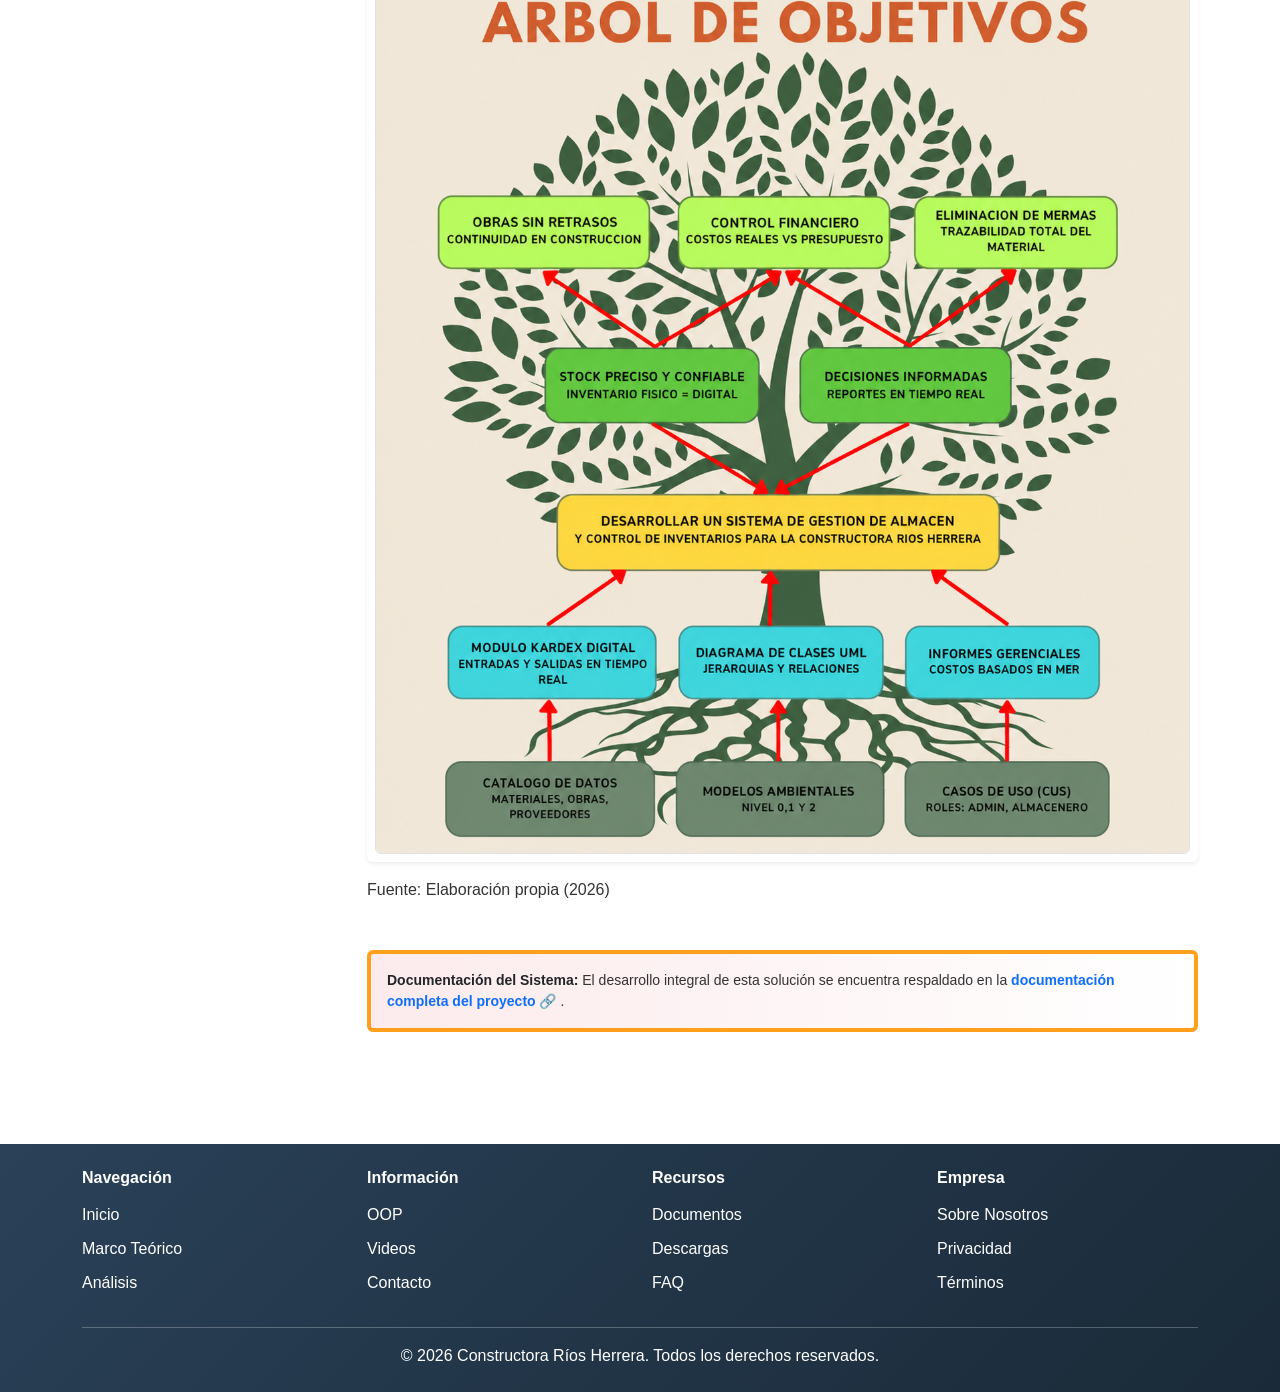
<file: marco-teorico.html>
<!DOCTYPE html>
<html lang="es">
<head>
    <meta charset="UTF-8">
    <meta name="viewport" content="width=device-width, initial-scale=1.0">
    <title>Marco Teórico - Sistema de Gestión de Almacenes</title>
    <link href="https://cdn.jsdelivr.net/npm/bootstrap@5.3.0/dist/css/bootstrap.min.css" rel="stylesheet">
    <link rel="stylesheet" href="styles.css">
</head>
<body>
    <!-- NAVBAR -->
    <nav class="navbar navbar-expand-lg navbar-light bg-white shadow-sm sticky-top">
        <div class="container">
            <a class="navbar-brand fw-bold d-flex align-items-center gap-2" href="index.html">
                <img src="public/img/logoEmpresaCons.jpeg" alt="Logo Ríos Herrera" style="max-height: 40px; max-width: 40px;">
                <span style="color: #E63946">Ríos</span>
                <span style="color: #2A4158">Herrera</span>
            </a>
            <button class="navbar-toggler" type="button" data-bs-toggle="collapse" data-bs-target="#navbarNav">
                <span class="navbar-toggler-icon"></span>
            </button>
            <div class="collapse navbar-collapse" id="navbarNav">
                <ul class="navbar-nav ms-auto">
                    <li class="nav-item">
                        <a class="nav-link" href="index.html">Inicio</a>
                    </li>
                    <li class="nav-item dropdown">
                        <a class="nav-link dropdown-toggle active" href="#" id="marcoDropdown" role="button" data-bs-toggle="dropdown">
                            Marco Teórico
                        </a>
                        <ul class="dropdown-menu" aria-labelledby="marcoDropdown">
                            <li><a class="dropdown-item" href="#introduccion">Introducción</a></li>
                            <li><a class="dropdown-item" href="#problema">Problema</a></li>
                            <li><a class="dropdown-item" href="#antecedentes">Antecedentes del Problema</a></li>
                            <li><a class="dropdown-item" href="#planteamiento">Planteamiento del Problema</a></li>
                            <li><a class="dropdown-item" href="#formulacion">Formulación del Problema</a></li>
                            <li><a class="dropdown-item" href="#objetivos">Objetivos</a></li>
                            <li><a class="dropdown-item" href="#hipotesis">Hipótesis</a></li>
                            <li><a class="dropdown-item" href="#justificaciones">Justificaciones</a></li>
                            <li><a class="dropdown-item" href="#metodologia">Metodología</a></li>
                        </ul>
                    </li>
                    <li class="nav-item dropdown">
                        <a class="nav-link dropdown-toggle" href="#" id="analisisDropdown" role="button" data-bs-toggle="dropdown">
                            Análisis Estructurado
                        </a>
                        <ul class="dropdown-menu" aria-labelledby="analisisDropdown">
                            <li class="dropdown-submenu">
                                <a class="dropdown-item dropdown-toggle" href="#" id="modeloAmbientalDropdown" role="button" data-bs-toggle="dropdown">
                                    Modelo Ambiental
                                </a>
                                <ul class="dropdown-menu" aria-labelledby="modeloAmbientalDropdown">
                                    <li><a class="dropdown-item" href="analisis-estructurado.html#declaracion">Declaración de Propósitos</a></li>
                                    <li><a class="dropdown-item" href="analisis-estructurado.html#diagrama">Diagrama de Contexto</a></li>
                                    <li><a class="dropdown-item" href="analisis-estructurado.html#eventos">Lista de Eventos</a></li>
                                </ul>
                            </li>
                            <li class="dropdown-submenu">
                                <a class="dropdown-item dropdown-toggle" href="#" id="modeloComportamientoDropdown" role="button" data-bs-toggle="dropdown">
                                    Modelo de Comportamiento
                                </a>
                                <ul class="dropdown-menu" aria-labelledby="modeloComportamientoDropdown">
                                    <li><a class="dropdown-item" href="analisis-estructurado.html#nivel0">Nivel Cero</a></li>
                                    <li><a class="dropdown-item" href="analisis-estructurado.html#nivel1">Nivel 1</a></li>
                                    <li><a class="dropdown-item" href="analisis-estructurado.html#nivel2">Nivel 2</a></li>
                                    <li><a class="dropdown-item" href="analisis-estructurado.html#nivel2-proceso2">Nivel 2 - Proceso 2.0</a></li>
                                    <li><a class="dropdown-item" href="analisis-estructurado.html#planificacion">Planificación de Actividades</a></li>
                                </ul>
                            </li>
                            <li><hr class="dropdown-divider"></li>
                            <li><a class="dropdown-item" href="modelo-er.html">Modelo ER</a></li>
                            <li><a class="dropdown-item" href="diagrama-procesos.html">Diagrama de Procesos</a></li>
                            <li class="dropdown-submenu">
                                <a class="dropdown-item dropdown-toggle" href="#" id="casosUsoDropdown" role="button" data-bs-toggle="dropdown">
                                    Casos de Uso
                                </a>
                                <ul class="dropdown-menu" aria-labelledby="casosUsoDropdown">
                                    <li><a class="dropdown-item" href="casos-uso.html#caso-uso">Caso de Uso</a></li>
                                    <li><a class="dropdown-item" href="casos-uso.html#caso-negocio">Caso de Uso de Negocio (CUN)</a></li>
                                    <li><a class="dropdown-item" href="casos-uso.html#caso-expandido">Caso de Uso Expandido</a></li>
                                </ul>
                            </li>
                        </ul>
                    </li>
                    <li class="nav-item">
                        <a class="nav-link" href="orientado-objetos.html">Orientado A Objetos</a>
                    </li>
                    <li class="nav-item">
                        <a class="nav-link" href="videos.html">Videos</a>
                    </li>
                    <li class="nav-item">
                        <a class="nav-link" href="contactos.html">Contactos</a>
                    </li>
                </ul>
            </div>
        </div>
    </nav>

    <!-- BREADCRUMB -->
    <div class="bg-light py-3">
        <div class="container">
            <nav aria-label="breadcrumb">
                <ol class="breadcrumb mb-0">
                    <li class="breadcrumb-item"><a href="index.html">Inicio</a></li>
                    <li class="breadcrumb-item active">Marco Teórico</li>
                </ol>
            </nav>
        </div>
    </div>

    <!-- CONTENIDO -->
    <div class="container py-5">
        <div class="row">
            <!-- SIDEBAR CON ÍNDICE -->
            <div class="col-lg-3">
                <div class="card shadow-sm border-0 sticky-top" style="top: 80px;">
                    <div class="card-body">
                        <h6 class="card-title fw-bold fw-bold" style="color: #E63946; margin-bottom: 1rem;">ÍNDICE</h6>
                        <ul class="list-unstyled">
                            <li class="mb-2"><a href="#introduccion" class="text-decoration-none text-dark small">1. Introducción</a></li>
                            <li class="mb-2"><a href="#problema" class="text-decoration-none text-dark small">2. Problema</a></li>
                            <li class="mb-2 ms-3"><a href="#antecedentes" class="text-decoration-none text-dark small">2.1 Antecedentes</a></li>
                            <li class="mb-2 ms-3"><a href="#planteamiento" class="text-decoration-none text-dark small">2.2 Planteamiento</a></li>
                            <li class="mb-2 ms-3"><a href="#formulacion" class="text-decoration-none text-dark small">2.3 Formulación</a></li>
                            <li class="mb-2"><a href="#objetivos" class="text-decoration-none text-dark small">3. Objetivos</a></li>
                            <li class="mb-2"><a href="#hipotesis" class="text-decoration-none text-dark small">4. Hipótesis</a></li>
                            <li class="mb-2"><a href="#justificaciones" class="text-decoration-none text-dark small">5. Justificaciones</a></li>
                            <li class="mb-2"><a href="#metodologia" class="text-decoration-none text-dark small">6. Metodología</a></li>
                            <li class="mb-2"><a href="#anexos" class="text-decoration-none text-dark small">7. Anexos</a></li>
                            <li class="mb-2 ms-3"><a href="#arbolProblemas" class="text-decoration-none text-dark small">7.1 Arbol de Problemas</a></li>
                            <li class="mb-2 ms-3"><a href="#arbolObjetivos" class="text-decoration-none text-dark small">7.2 Arbol de Objetivos</a></li>

                        </ul>
                    </div>
                </div>
            </div>

            <!-- CONTENIDO PRINCIPAL -->
            <div class="col-lg-9">
                <!-- Introducción -->
                <section id="introduccion" class="mb-5 scroll-margin">
                    <h2 class="fw-bold fw-bold" style="color: #E63946; margin-bottom: 1.5rem;">1. Introducción</h2>
                    <p>Hoy en día, para el sector de la construcción, modernizarse digitalmente ya no es un lujo, sino una necesidad para sobrevivir. Para empresas con operaciones en distintas ciudades, como la "Constructora Ríos Herrera", que trabaja simultáneamente en las ciudades de Sucre y El Alto, administrar correctamente los materiales es la clave para que el negocio sea rentable. Sin embargo, el uso de métodos manuales como: cuadernos físicos, hojas de Excel sueltas y mensajes por WhatsApp; provoca que la información se pierda o se desordene entre la oficina y la obra.</p>
                    
                    <p>Este desorden en el trabajo diario genera problemas graves: no se sabe con exactitud dónde están los materiales, existen diferencias entre lo que se ve en el control manual y lo que realmente hay en el almacén, y ocurren las pérdidas, es decir, material que desaparece sin registro. Además, al no tener una visión clara de lo que queda en almacenes, se terminan haciendo compras de emergencia más caras o, peor aún, se detiene la construcción porque falta algún material básico.</p>
                    
                    <p>Para solucionar esto, este proyecto propone crear un <strong>"Sistema de Gestión de Almacén y Control de Inventarios"</strong>, diseñado para centralizar toda la información y automatizar las reglas de control de almacenes e inventarios de la empresa. Para asegurar que el software realmente funcione en la operación diaria de la obra, utilizaremos la metodología de trabajo SCRUM. Esta forma de trabajo permite construir el sistema por partes, probando y corrigiendo cada avance rápidamente.</p>

                    <div class="border-left border-4 border-1" style="border-color: #FF9F1C; background: linear-gradient(to right, #fff9f0, #ffffff); padding: 20px; border-radius: 4px;" role="alert">
                        <strong style="color: #E63946;">Modelos Técnicos Utilizados:</strong>
                        <ul class="mb-0 mt-2" style="color: #333;">
                            <li><strong>MCUN:</strong> Modelado de Casos de Uso de Negocio para organizar procesos generales</li>
                            <li><strong>CUS:</strong> Diagramas de Casos de Uso de Sistema mostrando funciones del programa</li>
                            <li><strong>Casos Expandidos:</strong> Guías detalladas con la conversación usuario-programa</li>
                            <li><strong>UML:</strong> Diagrama de Clases representando la arquitectura lógica del software</li>
                            <li><strong>MER:</strong> Modelo Entidad-Relación para la base de datos de inventarios</li>
                        </ul>
                    </div>
                </section>

                <!-- Problema -->
                <section id="problema" class="mb-5 scroll-margin">
                    <h2 class="fw-bold fw-bold" style="color: #E63946 mb-3">2. Problema</h2>
                    <p>La Constructora Ríos Herrera actualmente presenta diversas dificultades en la gestión de almacén y el control de inventarios, debido a que gran parte de sus procesos administrativos y operativos se realizan de forma manual mediante planillas físicas, hojas de cálculo en Excel y comunicaciones informales a través de WhatsApp. La ausencia de un sistema centralizado y automatizado provoca desorganización en el registro, control y seguimiento de los materiales utilizados en las distintas obras de construcción.</p>
                    
                    <p>El manejo manual de la información genera frecuentes errores en el registro de entradas y salidas de materiales, ocasionando inconsistencias entre el inventario físico existente y el inventario registrado. Asimismo, la información puede duplicarse, extraviarse o actualizarse de manera tardía, dificultando la obtención de datos confiables y en tiempo real para la toma de decisiones.</p>

                    <p>Otro problema importante es la <strong>falta de trazabilidad</strong> de los materiales y herramientas, ya que no existe un control adecuado que permita identificar con precisión qué recursos fueron asignados a cada proyecto. Esto ocasiona pérdidas de materiales, uso ineficiente de recursos y dificultades para detectar responsabilidades en caso de faltantes o errores.</p>

                    <p>Además, la empresa enfrenta retrasos en la ejecución de obras debido a la falta de control sobre el stock disponible, lo que provoca compras de emergencia con incremento de costos operativos, así como excesos de inventario por compras innecesarias.</p>

                    <p>La falta de reportes automatizados y consolidados limita el análisis y seguimiento de la información relacionada con inventarios, movimientos de almacén y consumo de materiales por proyecto, dificultando la planificación de compras y el control financiero.</p>
                </section>

                <!-- Antecedentes -->
                <section id="antecedentes" class="mb-5 scroll-margin">
                    <h2 class="fw-bold fw-bold" style="color: #E63946 mb-3">2.1 Antecedentes del Problema</h2>
                    <p>Actualmente, muchas empresas constructoras requieren sistemas informáticos que permitan administrar de manera eficiente sus recursos materiales, humanos y financieros, debido a que la transformación digital se ha convertido en un factor clave para mejorar la productividad y competitividad empresarial.</p>
                    
                    <p>De acuerdo con la encuesta realizada a la <strong>Constructora Ríos Herrera</strong>, la empresa cuenta con:</p>
                    <ul>
                        <li>Dos sucursales ubicadas en Sucre y El Alto</li>
                        <li>Aproximadamente 34 empleados distribuidos en distintas áreas operativas y administrativas</li>
                        <li>Control de asistencia, solicitudes de materiales y registros de inventario mediante planillas físicas y mensajes de WhatsApp</li>
                    </ul>

                    <p>Estos métodos provoca dificultades en la actualización de datos, pérdida de tiempo y errores en la información registrada. Existen problemas relacionados con la trazabilidad de materiales, diferencias entre el inventario real y el registrado, desperdicio de insumos y retrasos ocasionados por la falta de materiales en obra.</p>

                    <p>Ante esta situación, surge la necesidad de desarrollar un <strong>Sistema de Gestión de Almacén y Control de Inventarios</strong> que permita integrar la información, automatizar procesos y mejorar el control de materiales.</p>
                </section>

                <!-- Planteamiento del Problema -->
                <section id="planteamiento" class="mb-5 scroll-margin">
                    <h2 class="fw-bold fw-bold" style="color: #E63946 mb-3">2.2 Planteamiento del Problema</h2>
                    <p>En la actualidad, la Constructora Ríos Herrera presenta dificultades en la administración y control de inventarios debido a que gran parte de sus procesos se realizan manualmente. El registro de materiales, solicitudes desde obra, control de asistencia y seguimiento de recursos se efectúan mediante hojas de cálculo, documentos físicos y aplicaciones de mensajería, lo que limita la disponibilidad de información en tiempo real.</p>
                    
                    <p>La ausencia de un sistema centralizado ocasiona problemas como:</p>
                    <div class="row mt-3">
                        <div class="col-md-6 mb-3">
                            <div class="card border-0 shadow-sm">
                                <div class="card-body">
                                    <h6 class="fw-bold" style="color: #2A4158 fw-bold">Problemas Operativos</h6>
                                    <ul class="small mb-0">
                                        <li>Diferencias entre inventario físico y digital</li>
                                        <li>Demoras en control de materiales</li>
                                        <li>Pérdidas de insumos pequeños</li>
                                    </ul>
                                </div>
                            </div>
                        </div>
                        <div class="col-md-6 mb-3">
                            <div class="card border-0 shadow-sm">
                                <div class="card-body">
                                    <h6 class="fw-bold" style="color: #2A4158 fw-bold">Problemas de Seguimiento</h6>
                                    <ul class="small mb-0">
                                        <li>Retrasos en algunas obras</li>
                                        <li>Dificultades supervisar recursos</li>
                                        <li>Falta de integración almacén-obra</li>
                                    </ul>
                                </div>
                            </div>
                        </div>
                    </div>

                    <p class="mt-3">Por ello, se plantea el desarrollo de un Sistema de Gestión de Almacén y Control de Inventarios que permita optimizar los procesos administrativos y operativos, mejorar la trazabilidad de materiales, automatizar registros y proporcionar información confiable para la gestión eficiente de las obras.</p>
                </section>

                <!-- Formulación del Problema -->
                <section id="formulacion" class="mb-5 scroll-margin">
                    <h2 class="fw-bold fw-bold" style="color: #E63946 mb-3">2.3 Formulación del Problema</h2>
                    
                    <div class="card border-left border-4 border-1" style="border-color: #E63946 mb-4">
                        <div class="card-body">
                            <h6 class="fw-bold fw-bold" style="color: #E63946 mb-2">Problema Central</h6>
                            <p class="mb-0"><strong>¿De qué manera mejorará la gestión de almacén y el control de inventarios en la Constructora Ríos Herrera mediante el desarrollo de un sistema informático?</strong></p>
                        </div>
                    </div>

                    <h6 class="fw-bold mb-3">Problemas Secundarios</h6>
                    <ul>
                        <li>Controlar de manera eficiente el ingreso y salida de materiales del almacén.</li>
                        <li>Reducir las diferencias existentes entre el inventario físico y el inventario registrado en el sistema.</li>
                        <li>Mejorar la trazabilidad de materiales desde el almacén hasta las diferentes obras de construcción.</li>
                        <li>Optimizar el seguimiento y control de recursos y materiales en las distintas sucursales de la empresa.</li>
                        <li>Automatizar el registro, actualización y consulta de información en tiempo real.</li>
                    </ul>
                </section>

                <!-- Objetivos -->
                <section id="objetivos" class="mb-5 scroll-margin">
                    <h2 class="fw-bold fw-bold" style="color: #E63946 mb-3">3. Objetivos</h2>
                    
                    <h6 class="fw-bold mb-3">3.1 Objetivo General</h6>
                    <div class="alert alert-warning border-left border-4" role="alert">
                        Desarrollar un <strong>sistema de gestión de almacén y control de inventarios</strong> para la Constructora Ríos Herrera, mediante el análisis de necesidades, el diseño estructurado del sistema, la elaboración de diagramas y la creación de un blog informativo, con el fin de optimizar la organización, el control y el seguimiento de materiales utilizados en las obras.
                    </div>

                    <h6 class="fw-bold mb-3">3.2 Objetivos Específicos</h6>
                    <ol>
                        <li>Listar materiales, obras, personal y proveedores para organizar la información base del sistema.</li>
                        <li>Crear el diagrama de clases para definir la lógica, jerarquías de usuarios y relaciones de inventario.</li>
                        <li>Elaborar modelos ambientales y de comportamiento que permitan representar el entorno, los procesos y la interacción de los usuarios con el sistema.</li>
                        <li>Registrar entradas y salidas digitales para controlar el stock y asignar insumos a obras en tiempo real.</li>
                        <li>Desarrollar informes de costos gerenciales basados en el modelo de datos diseñado.</li>
                    </ol>
                </section>

                <!-- Hipótesis -->
                <section id="hipotesis" class="mb-5 scroll-margin">
                    <h2 class="fw-bold fw-bold" style="color: #E63946 mb-3">4. Hipótesis</h2>
                    <p>La implementación de un sistema de gestión de almacén y control de inventarios, fundamentado en un modelado de arquitectura interna (clases, procesos y comportamiento), permitirá la transición de un entorno de gestión manual basado en registros físicos y mensajería instantánea hacia un <strong>ecosistema digital centralizado y auditable</strong>.</p>

                    <p>Se postula que la integración de una estructura estática de datos y un modelo dinámico de procesos mitigará la pérdida de materiales por falta de trazabilidad conocida como <strong>"hormigueo"</strong> y reducirá las discrepancias entre el inventario físico y el digital en las sucursales de Sucre y El Alto.</p>

                    <p>Asimismo, la sistematización de la lógica de persistencia y la sincronización en tiempo real facultará a la Constructora Ríos Herrera para gestionar con precisión la volatilidad de los costos de los materiales de construcción, optimizando la toma de decisiones presupuestarias y eliminando los tiempos muertos derivados del desabastecimiento en obra.</p>
                </section>

                <!-- Justificaciones -->
                <section id="justificaciones" class="mb-5 scroll-margin">
                    <h2 class="fw-bold fw-bold" style="color: #E63946 mb-3">5. Justificaciones</h2>
                    
                    <p>La empresa Ríos Herrera maneja una gran cantidad de materiales que se trasladan o usan, además de trabajadores que manipulan estos materiales, con un registro mediante hojas de cálculo, por lo cual presenta variaciones y limitaciones.</p>

                    <div class="row mt-4">
                        <div class="col-md-4 mb-4">
                            <div class="card h-100 border-0 shadow-sm">
                                <div class="card-body">
                                    <h6 class="card-title fw-bold fw-bold" style="color: #E63946 mb-3">Justificación Social</h6>
                                    <p class="small">El desarrollo del sistema responde a la necesidad de mejorar la organización y coordinación del personal. Permitirá optimizar la interacción entre administradores, ingenieros, almaceneros y técnicos, facilitando el acceso a información en tiempo real y reduciendo errores humanos.</p>
                                </div>
                            </div>
                        </div>
                        <div class="col-md-4 mb-4">
                            <div class="card h-100 border-0 shadow-sm">
                                <div class="card-body">
                                    <h6 class="card-title fw-bold fw-bold" style="color: #2A4158 mb-3">Justificación Económica</h6>
                                    <p class="small">La empresa ha presentado pérdidas económicas. El sistema permitirá llevar mejor control de materiales, evitar pérdidas y desperdicios, facilitando el seguimiento de costos y comparación con presupuestos.</p>
                                </div>
                            </div>
                        </div>
                        <div class="col-md-4 mb-4">
                            <div class="card h-100 border-0 shadow-sm">
                                <div class="card-body">
                                    <h6 class="card-title fw-bold text-danger mb-3">Justificación Tecnológica</h6>
                                    <p class="small">El desarrollo de un sistema digital permitirá centralizar toda la información, implementar reportes automáticos, modernizando la gestión y haciendo los procesos más rápidos, seguros y eficientes.</p>
                                </div>
                            </div>
                        </div>
                    </div>
                </section>

                <!-- Metodología -->
                <section id="metodologia" class="mb-5 scroll-margin">
                    <h2 class="fw-bold fw-bold" style="color: #E63946 mb-3">6. Metodología</h2>
                    
                    <h6 class="fw-bold mb-3">6.1 Método de Investigación</h6>
                    <p>Se empleará un método <strong>analítico-sintético</strong> y de carácter descriptivo:</p>
                    <ul>
                        <li><strong>Analítico:</strong> Se desglosarán los flujos actuales de información desde el requerimiento de material en obra hasta su validación en gerencia, identificando cuellos de botella en la operativa manual.</li>
                        <li><strong>Sintético:</strong> Se reconstruirá el proceso operativo mediante el diseño de diagramas de procesos y modelos ambientales que unifiquen la gestión de las sucursales.</li>
                        <li><strong>Enfoque:</strong> La investigación es aplicada, orientada a resolver la ineficiencia en la conciliación de inventarios.</li>
                    </ul>

                    <h6 class="fw-bold mt-4 mb-3">6.2 Medios e Instrumentos de Investigación</h6>
                    <p>Para la recolección de requerimientos y datos técnicos se utilizarán los siguientes instrumentos:</p>
                    <div class="row">
                        <div class="col-md-6">
                            <div class="card border-0 shadow-sm mb-3">
                                <div class="card-body">
                                    <h6 class="fw-bold" style="color: #E63946 fw-bold">Encuesta Estructurada</h6>
                                    <p class="small mb-0">Aplicada a la Gerencia General para determinar jerarquía funcional, roles de usuario y puntos críticos de pérdida de recursos.</p>
                                </div>
                            </div>
                        </div>
                        <div class="col-md-6">
                            <div class="card border-0 shadow-sm mb-3">
                                <div class="card-body">
                                    <h6 class="fw-bold" style="color: #E63946 fw-bold">Análisis Documental</h6>
                                    <p class="small mb-0">Revisión exhaustiva de planillas, órdenes de compra y reportes de avance para definición de atributos en el Diagrama de Clases.</p>
                                </div>
                            </div>
                        </div>
                    </div>
                    <div class="card border-0 shadow-sm">
                        <div class="card-body">
                            <h6 class="fw-bold" style="color: #E63946 fw-bold">Observación Indirecta</h6>
                            <p class="small mb-0">Evaluación de la comunicación interna vía WhatsApp y llamadas para el diseño de un módulo de requerimientos digitales que reemplace los canales informales.</p>
                        </div>
                    </div>
                </section>





                <!-- Anexos -->
                <section id="anexos" class="mb-5 scroll-margin">
                    <h2 class="fw-bold fw-bold" style="color: #E63946 mb-3">7. Anexos</h2>
                </section>
                
                
                
                
                <!-- Arbol de Problemas -->
                <section id="arbolProblemas" class="mb-5 scroll-margin">
                    <h2 class="fw-bold fw-bold" style="color: #E63946 mb-3">7.1 Arbol de Problemas</h2>
                    <p>El presente árbol de problemas permite identificar y estructurar de manera visual las causas y efectos del problema central detectado en la Constructora Ríos Herrera. A partir del diagnóstico realizado se identificó como problema central la deficiente gestión de almacén y control de inventarios, originada 
                        principalmente por el uso de registros manuales, la ausencia de un sistema centralizado y la falta de trazabilidad de los materiales. Este problema genera efectos directos como la inexactitud del stock y la ausencia de control financiero, que a su vez derivan en consecuencias más graves para la empresa, tales 
                        como retrasos en la ejecución de obras, pérdidas económicas por compras de emergencia y pérdida de insumos por falta de registro conocida como hormigueo. </p>
                    
                    <div class="card shadow-sm border-0 mb-3">
                        <div class="card-body text-center p-2">
                            <img src="public/img/modeloAmbiental/arbol_de_problemas.png" alt="Árbol de Problemas" class="img-fluid rounded border">
                        </div>
                    </div>
                    <p>Fuente: Elaboración propia (2026)</p>
                </section>




                <!-- Arbol de Objetivos -->
                <section id="arbolObjetivos" class="mb-5 scroll-margin">
                    <h2 class="fw-bold fw-bold" style="color: #E63946 mb-3">7.1 Arbol de Objetivos</h2>
                    <p>El árbol de objetivos se construye como la contraparte positiva del árbol de problemas, transformando cada situación negativa identificada en un estado deseable a alcanzar. El objetivo 
                        general consiste en desarrollar un sistema informático de gestión de almacén y control de inventarios para la Constructora Ríos Herrera, el cual se sustenta en medios técnicos concretos 
                        como la elaboración del catálogo de datos, los modelos ambientales, el diagrama de clases UML. El logro de estos medios permitirá obtener fines directos como un inventario físico coherente 
                        con el registro digital y la disponibilidad de reportes en tiempo real, contribuyendo en última instancia a la continuidad de las obras, la eliminación del hormigueo y el control efectivo de los costos de construcción.</p>
                    
                    <div class="card shadow-sm border-0 mb-3">
                        <div class="card-body text-center p-2">
                            <img src="public/img/modeloAmbiental/arbol_de_objetivos.png" alt="Árbol de Objetivos" class="img-fluid rounded border">
                        </div>
                    </div>
                    <p>Fuente: Elaboración propia (2026)</p>
                </section>

                <div class="alert alert-info border-left border-4 border-1 mt-3" style="border-color: #E63946;" role="alert">
                    <p class="small mb-0">
                        <span class="fw-bold text-dark">Documentación del Sistema:</span> El desarrollo integral de esta solución se encuentra respaldado en la 
                        <a href="https://drive.google.com/file/d/1ZZw0hyLz4tLtBAWupGc_f-bZ9ibMgIlO/view?usp=sharing" target="_blank" class="text-primary fw-bold text-decoration-none">
                            documentación completa del proyecto 🔗
                        </a>.
                    </p>
                </div>





            </div>
        </div>
    </div>

    <!-- FOOTER -->
    <footer class="bg-dark text-white py-4 mt-5">
        <div class="container">
            <div class="row">
                <div class="col-md-3">
                    <h6 class="fw-bold mb-3">Navegación</h6>
                    <ul class="list-unstyled">
                        <li><a href="index.html" class="text-white text-decoration-none">Inicio</a></li>
                        <li><a href="marco-teorico.html" class="text-white text-decoration-none">Marco Teórico</a></li>
                        <li><a href="analisis-estructurado.html" class="text-white text-decoration-none">Análisis</a></li>
                    </ul>
                </div>
                <div class="col-md-3">
                    <h6 class="fw-bold mb-3">Información</h6>
                    <ul class="list-unstyled">
                        <li><a href="orientado-objetos.html" class="text-white text-decoration-none">OOP</a></li>
                        <li><a href="videos.html" class="text-white text-decoration-none">Videos</a></li>
                        <li><a href="contactos.html" class="text-white text-decoration-none">Contacto</a></li>
                    </ul>
                </div>
                <div class="col-md-3">
                    <h6 class="fw-bold mb-3">Recursos</h6>
                    <ul class="list-unstyled">
                        <li><a href="#" class="text-white text-decoration-none">Documentos</a></li>
                        <li><a href="#" class="text-white text-decoration-none">Descargas</a></li>
                        <li><a href="#" class="text-white text-decoration-none">FAQ</a></li>
                    </ul>
                </div>
                <div class="col-md-3">
                    <h6 class="fw-bold mb-3">Empresa</h6>
                    <ul class="list-unstyled">
                        <li><a href="#" class="text-white text-decoration-none">Sobre Nosotros</a></li>
                        <li><a href="#" class="text-white text-decoration-none">Privacidad</a></li>
                        <li><a href="#" class="text-white text-decoration-none">Términos</a></li>
                    </ul>
                </div>
            </div>
            <hr class="bg-secondary">
            <div class="text-center">
                <p class="mb-0">&copy; 2026 Constructora Ríos Herrera. Todos los derechos reservados.</p>
            </div>
        </div>
    </footer>

    <script src="https://cdn.jsdelivr.net/npm/bootstrap@5.3.0/dist/js/bootstrap.bundle.min.js"></script>
</body>
</html>
</file>
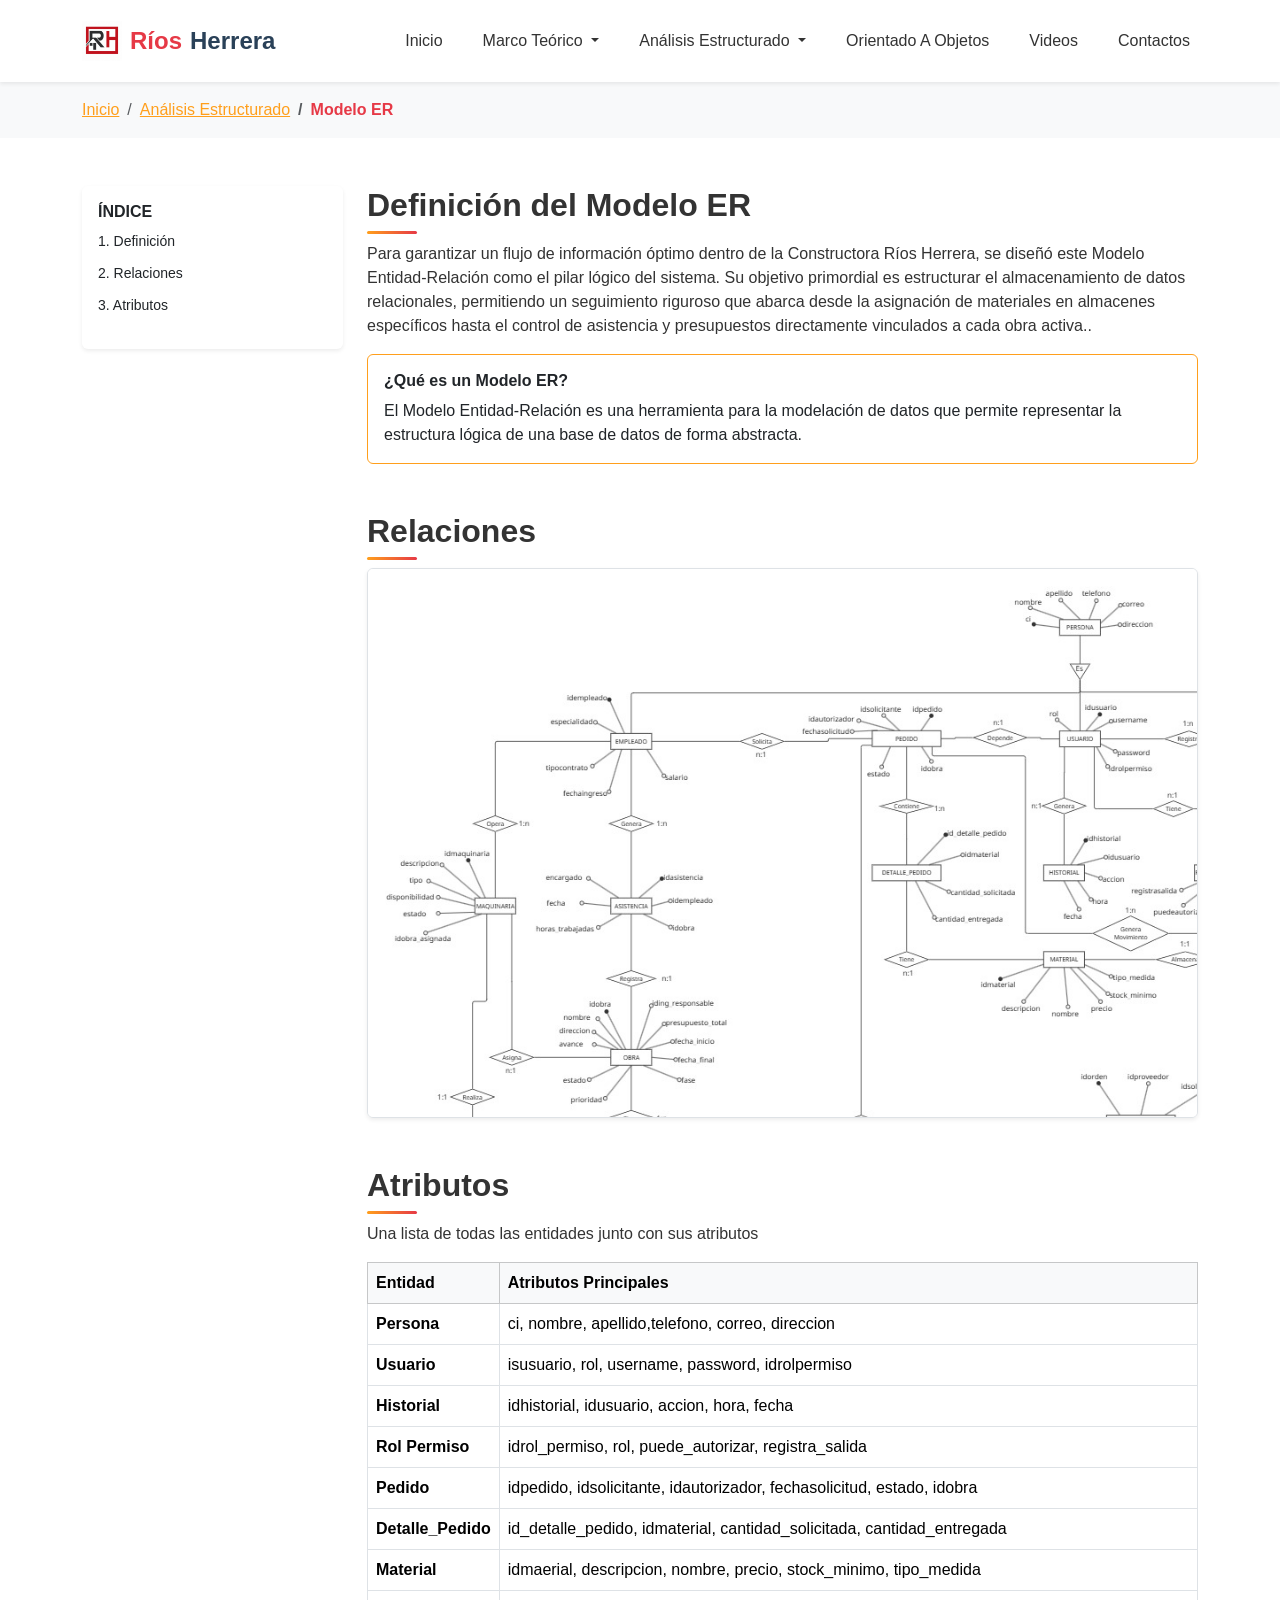
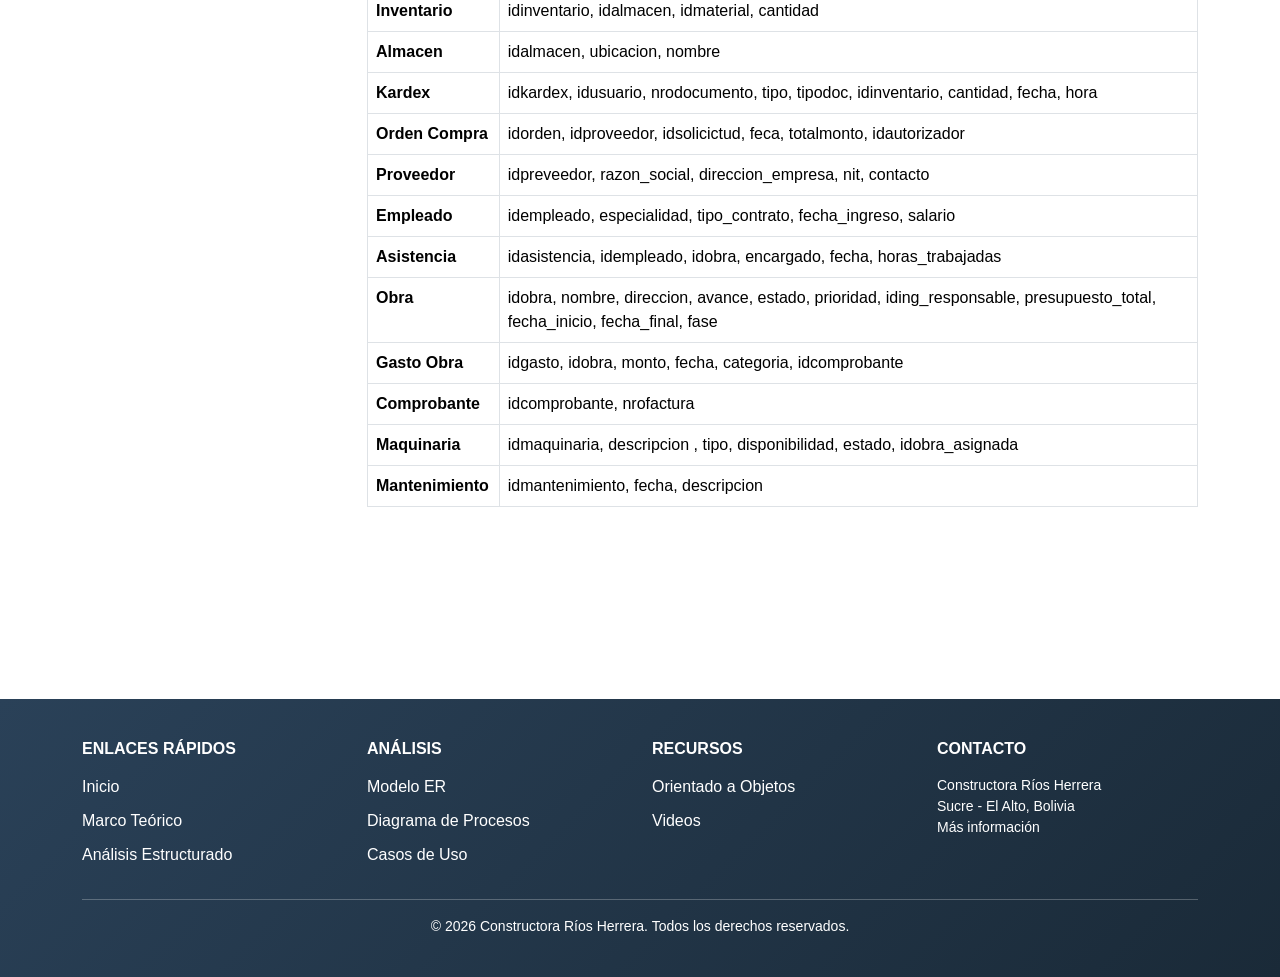
<file: modelo-er.html>
<!DOCTYPE html>
<html lang="es">
<head>
    <meta charset="UTF-8">
    <meta name="viewport" content="width=device-width, initial-scale=1.0">
    <title>Modelo ER - Sistema de Gestión de Almacenes</title>
    <link href="https://cdn.jsdelivr.net/npm/bootstrap@5.3.0/dist/css/bootstrap.min.css" rel="stylesheet">
    <link rel="stylesheet" href="styles.css">
</head>
<body>
    <!-- NAVBAR -->
    <nav class="navbar navbar-expand-lg navbar-light bg-white shadow-sm sticky-top">
        <div class="container">
            <a class="navbar-brand fw-bold d-flex align-items-center gap-2" href="index.html">
                <img src="public/img/logoEmpresaCons.jpeg" alt="Logo Ríos Herrera" style="max-height: 40px; max-width: 40px;">
                <span style="color: #E63946">Ríos</span>
                <span style="color: #2A4158">Herrera</span>
            </a>
            <button class="navbar-toggler" type="button" data-bs-toggle="collapse" data-bs-target="#navbarNav">
                <span class="navbar-toggler-icon"></span>
            </button>
            <div class="collapse navbar-collapse" id="navbarNav">
                <ul class="navbar-nav ms-auto">
                    <li class="nav-item">
                        <a class="nav-link" href="index.html">Inicio</a>
                    </li>
                    <li class="nav-item dropdown">
                        <a class="nav-link dropdown-toggle" href="#" id="marcoDropdown" role="button" data-bs-toggle="dropdown">
                            Marco Teórico
                        </a>
                        <ul class="dropdown-menu" aria-labelledby="marcoDropdown">
                            <li><a class="dropdown-item" href="marco-teorico.html#introduccion">Introducción</a></li>
                            <li><a class="dropdown-item" href="marco-teorico.html#antecedentes">Antecedentes</a></li>
                            <li><a class="dropdown-item" href="marco-teorico.html#planteamiento">Planteamiento del Problema</a></li>
                        </ul>
                    </li>
                    <li class="nav-item dropdown">
                        <a class="nav-link dropdown-toggle active" href="#" id="analisisDropdown" role="button" data-bs-toggle="dropdown">
                            Análisis Estructurado
                        </a>
                        <ul class="dropdown-menu" aria-labelledby="analisisDropdown">
                            <li class="dropdown-submenu">
                                <a class="dropdown-item dropdown-toggle" href="#" id="modeloAmbientalDropdown" role="button" data-bs-toggle="dropdown">
                                    Modelo Ambiental
                                </a>
                                <ul class="dropdown-menu" aria-labelledby="modeloAmbientalDropdown">
                                    <li><a class="dropdown-item" href="analisis-estructurado.html#declaracion">Declaración de Propósitos</a></li>
                                    <li><a class="dropdown-item" href="analisis-estructurado.html#diagrama">Diagrama de Contexto</a></li>
                                    <li><a class="dropdown-item" href="analisis-estructurado.html#eventos">Lista de Eventos</a></li>
                                </ul>
                            </li>
                            <li class="dropdown-submenu">
                                <a class="dropdown-item dropdown-toggle" href="#" id="modeloComportamientoDropdown" role="button" data-bs-toggle="dropdown">
                                    Modelo de Comportamiento
                                </a>
                                <ul class="dropdown-menu" aria-labelledby="modeloComportamientoDropdown">
                                    <li><a class="dropdown-item" href="analisis-estructurado.html#nivel0">Nivel Cero</a></li>
                                    <li><a class="dropdown-item" href="analisis-estructurado.html#nivel1">Nivel 1</a></li>
                                    <li><a class="dropdown-item" href="analisis-estructurado.html#nivel2">Nivel 2</a></li>
                                    <li><a class="dropdown-item" href="analisis-estructurado.html#nivel2-proceso2">Nivel 2 - Proceso 2.0</a></li>
                                    <li><a class="dropdown-item" href="analisis-estructurado.html#planificacion">Planificación de Actividades</a></li>
                                </ul>
                            </li>
                            <li><hr class="dropdown-divider"></li>
                            <li><a class="dropdown-item" href="modelo-er.html">Modelo ER</a></li>
                            <li><a class="dropdown-item" href="diagrama-procesos.html">Diagrama de Procesos</a></li>
                            <li class="dropdown-submenu">
                                <a class="dropdown-item dropdown-toggle" href="#" id="casosUsoDropdown" role="button" data-bs-toggle="dropdown">
                                    Casos de Uso
                                </a>
                                <ul class="dropdown-menu" aria-labelledby="casosUsoDropdown">
                                    <li><a class="dropdown-item" href="casos-uso.html#caso-uso">Caso de Uso</a></li>
                                    <li><a class="dropdown-item" href="casos-uso.html#caso-negocio">Caso de Uso de Negocio (CUN)</a></li>
                                    <li><a class="dropdown-item" href="casos-uso.html#caso-expandido">Caso de Uso Expandido</a></li>
                                </ul>
                            </li>
                        </ul>
                    </li>
                    <li class="nav-item">
                        <a class="nav-link" href="orientado-objetos.html">Orientado A Objetos</a>
                    </li>
                    <li class="nav-item">
                        <a class="nav-link" href="videos.html">Videos</a>
                    </li>
                    <li class="nav-item">
                        <a class="nav-link" href="contactos.html">Contactos</a>
                    </li>
                </ul>
            </div>
        </div>
    </nav>

    <!-- BREADCRUMB -->
    <div class="bg-light py-3">
        <div class="container">
            <nav aria-label="breadcrumb">
                <ol class="breadcrumb mb-0">
                    <li class="breadcrumb-item"><a href="index.html">Inicio</a></li>
                    <li class="breadcrumb-item"><a href="analisis-estructurado.html">Análisis Estructurado</a></li>
                    <li class="breadcrumb-item active">Modelo ER</li>
                </ol>
            </nav>
        </div>
    </div>

    <!-- CONTENIDO -->
    <div class="container py-5">
        <div class="row">
            <!-- SIDEBAR CON ÍNDICE -->
            <div class="col-lg-3">
                <div class="card shadow-sm border-0 sticky-top" style="top: 80px;">
                    <div class="card-body">
                        <h6 class="card-title fw-bold fw-bold" style="color: #E63946 mb-3">ÍNDICE</h6>
                        <ul class="list-unstyled">
                            <li class="mb-2"><a href="#definicion" class="text-decoration-none text-dark small">1. Definición</a></li>
                            <li class="mb-2"><a href="#relaciones" class="text-decoration-none text-dark small">2. Relaciones</a></li>
                            <li class="mb-2"><a href="#atributos" class="text-decoration-none text-dark small">3. Atributos</a></li>
                        </ul>
                    </div>
                </div>
            </div>

            <!-- CONTENIDO PRINCIPAL -->
            <div class="col-lg-9">
                <!-- Definición -->
                <section id="definicion" class="mb-5 scroll-margin">
                    <h2 class="fw-bold fw-bold" style="color: #E63946 mb-3">Definición del Modelo ER</h2>
                    <p>Para garantizar un flujo de información óptimo dentro de la Constructora Ríos Herrera, se diseñó este Modelo Entidad-Relación como el pilar lógico del sistema. Su objetivo primordial es estructurar el almacenamiento de datos relacionales, permitiendo un seguimiento riguroso que abarca desde la asignación de materiales en almacenes específicos hasta el control de asistencia y presupuestos directamente vinculados a cada obra activa..</p>
                    <div class="card border-left border-1" style="border-color: #E63946 border-4">
                        <div class="card-body">
                            <h6 class="fw-bold">¿Qué es un Modelo ER?</h6>
                            <p class="mb-0">El Modelo Entidad-Relación es una herramienta para la modelación de datos que permite representar la estructura lógica de una base de datos de forma abstracta.</p>
                        </div>
                    </div>
                </section>

                <!-- Entidades -->
                <!--<section id="entidades" class="mb-5 scroll-margin">
                    <h2 class="fw-bold fw-bold" style="color: #E63946 mb-3">Entidades</h2>
                    <p>El núcleo del sistema de información está constituido por un conjunto de entidades interconectadas, clasificadas estratégicamente para cubrir la gestión de inventario de la organización:</p>
                    <ul class="list-group list-group-flush">
                        <li class="list-group-item"><strong>Persona:</strong> Representa los artículos del inventario</li>
                        <li class="list-group-item"><strong>Usuario:</strong> Ubicaciones de almacenamiento</li>
                        <li class="list-group-item"><strong>Historial:</strong> Fuentes de suministro</li>
                        <li class="list-group-item"><strong>Rol Permiso:</strong> Movimientos de inventario</li>
                        <li class="list-group-item"><strong>Pedido:</strong> Movimientos de inventario</li>
                        <li class="list-group-item"><strong>Detalle Pedido:</strong> Movimientos de inventario</li>
                        <li class="list-group-item"><strong>Material:</strong> Movimientos de inventario</li>
                        <li class="list-group-item"><strong>Inventario:</strong> Movimientos de inventario</li>
                        <li class="list-group-item"><strong>Almacen:</strong> Movimientos de inventario</li>
                        <li class="list-group-item"><strong>Kardex:</strong> Movimientos de inventario</li>
                        <li class="list-group-item"><strong>Orden Compra:</strong> Movimientos de inventario</li>
                        <li class="list-group-item"><strong>Proveedor:</strong> Movimientos de inventario</li>
                        <li class="list-group-item"><strong>Empleado:</strong> Movimientos de inventario</li>
                        <li class="list-group-item"><strong>Asistencia:</strong> Movimientos de inventario</li>
                        <li class="list-group-item"><strong>Obra:</strong> Movimientos de inventario</li>
                        <li class="list-group-item"><strong>Gasto Obra:</strong> Movimientos de inventario</li>
                        <li class="list-group-item"><strong>Comprobante:</strong> Movimientos de inventario</li>
                        <li class="list-group-item"><strong>Maquinaria:</strong> Movimientos de inventario</li>
                        <li class="list-group-item"><strong>Mantenimiento:</strong> Movimientos de inventario</li>
                    </ul>
                </section>
            -->
                <!-- Relaciones -->
                <section id="relaciones" class="mb-5 scroll-margin">
                    <h2 class="fw-bold fw-bold" style="color: #E63946 mb-3">Relaciones</h2>
                    
                    <div class="w-100 overflow-x-auto border rounded bg-white shadow-sm" style="max-height: 550px; overflow-y: auto;">
                        <img src="public/img/ER2.jpg" alt="Diagrama ER" class="d-block mx-auto" style="width: 100%; min-width: 1200px; height: auto; object-fit: contain; padding: 10px;">
                    </div>
                </section>

                <!-- Atributos -->
                <section id="atributos" class="mb-5 scroll-margin">
                    <h2 class="fw-bold fw-bold" style="color: #E63946 mb-3">Atributos</h2>
                    <p>Una lista de todas las entidades junto con sus atributos</p>
                    <div class="table-responsive">
                        <table class="table table-bordered">
                            <thead class="table-light">
                                <tr>
                                    <th>Entidad</th>
                                    <th>Atributos Principales</th>
                                </tr>
                            </thead>
                            <tbody>
                                <tr>
                                    <td><strong>Persona</strong></td>
                                    <td>ci, nombre, apellido,telefono, correo, direccion</td>
                                </tr>
                                <tr>
                                    <td><strong>Usuario</strong></td>
                                    <td>isusuario, rol, username, password, idrolpermiso</td>
                                </tr>
                                <tr>
                                    <td><strong>Historial</strong></td>
                                    <td>idhistorial, idusuario, accion, hora, fecha</td>
                                </tr>
                                <tr>
                                    <td><strong>Rol Permiso</strong></td>
                                    <td>idrol_permiso, rol, puede_autorizar, registra_salida</td>
                                </tr>
                                <tr>
                                    <td><strong>Pedido</strong></td>
                                    <td>idpedido, idsolicitante, idautorizador, fechasolicitud, estado, idobra</td>
                                </tr>
                                <tr>
                                    <td><strong>Detalle_Pedido</strong></td>
                                    <td>id_detalle_pedido, idmaterial, cantidad_solicitada, cantidad_entregada</td>
                                </tr>
                                <tr>
                                    <td><strong>Material</strong></td>
                                    <td>idmaerial, descripcion, nombre, precio, stock_minimo, tipo_medida</td>
                                </tr>
                                <tr>
                                    <td><strong>Inventario</strong></td>
                                    <td>idinventario, idalmacen, idmaterial, cantidad</td>
                                </tr>
                                <tr>
                                    <td><strong>Almacen</strong></td>
                                    <td>idalmacen, ubicacion, nombre</td>
                                </tr>
                                <tr>
                                    <td><strong>Kardex</strong></td>
                                    <td>idkardex, idusuario, nrodocumento, tipo, tipodoc, idinventario, cantidad, fecha, hora</td>
                                </tr>
                                <tr>
                                    <td><strong>Orden Compra</strong></td>
                                    <td>idorden, idproveedor, idsolicictud, feca, totalmonto, idautorizador</td>
                                </tr>
                                <tr>
                                    <td><strong>Proveedor</strong></td>
                                    <td>idpreveedor, razon_social, direccion_empresa, nit, contacto</td>
                                </tr>
                                <tr>
                                    <td><strong>Empleado</strong></td>
                                    <td>idempleado, especialidad, tipo_contrato, fecha_ingreso, salario</td>
                                </tr>
                                <tr>
                                    <td><strong>Asistencia</strong></td>
                                    <td>idasistencia, idempleado, idobra, encargado, fecha, horas_trabajadas</td>
                                </tr>
                                <tr>
                                    <td><strong>Obra</strong></td>
                                    <td>idobra, nombre, direccion, avance, estado, prioridad, iding_responsable, presupuesto_total, fecha_inicio, fecha_final, fase</td>
                                </tr>
                                <tr>
                                    <td><strong>Gasto Obra</strong></td>
                                    <td>idgasto, idobra, monto, fecha, categoria, idcomprobante</td>
                                </tr>
                                <tr>
                                    <td><strong>Comprobante</strong></td>
                                    <td>idcomprobante, nrofactura</td>
                                </tr>
                                <tr>
                                    <td><strong>Maquinaria</strong></td>
                                    <td>idmaquinaria, descripcion , tipo, disponibilidad, estado, idobra_asignada</td>
                                </tr>
                                <tr>
                                    <td><strong>Mantenimiento</strong></td>
                                    <td>idmantenimiento, fecha, descripcion</td>
                                </tr>
                            </tbody>
                        </table>
                    </div>
                </section>
            </div>
        </div>
    </div>

    <!-- FOOTER -->
    <footer class="bg-white" style="background-color: #E63946 text-white py-5 mt-5">
        <div class="container">
            <div class="row">
                <div class="col-md-3">
                    <h6 class="fw-bold mb-3">ENLACES RÁPIDOS</h6>
                    <ul class="list-unstyled">
                        <li><a href="index.html" class="text-white text-decoration-none">Inicio</a></li>
                        <li><a href="marco-teorico.html" class="text-white text-decoration-none">Marco Teórico</a></li>
                        <li><a href="analisis-estructurado.html" class="text-white text-decoration-none">Análisis Estructurado</a></li>
                    </ul>
                </div>
                <div class="col-md-3">
                    <h6 class="fw-bold mb-3">ANÁLISIS</h6>
                    <ul class="list-unstyled">
                        <li><a href="modelo-er.html" class="text-white text-decoration-none">Modelo ER</a></li>
                        <li><a href="diagrama-procesos.html" class="text-white text-decoration-none">Diagrama de Procesos</a></li>
                        <li><a href="casos-uso.html" class="text-white text-decoration-none">Casos de Uso</a></li>
                    </ul>
                </div>
                <div class="col-md-3">
                    <h6 class="fw-bold mb-3">RECURSOS</h6>
                    <ul class="list-unstyled">
                        <li><a href="orientado-objetos.html" class="text-white text-decoration-none">Orientado a Objetos</a></li>
                        <li><a href="videos.html" class="text-white text-decoration-none">Videos</a></li>
                    </ul>
                </div>
                <div class="col-md-3">
                    <h6 class="fw-bold mb-3">CONTACTO</h6>
                    <p class="small">Constructora Ríos Herrera<br>
                    Sucre - El Alto, Bolivia<br>
                    <a href="contactos.html" class="text-white text-decoration-none">Más información</a></p>
                </div>
            </div>
            <hr class="bg-white">
            <p class="text-center mb-0 small">&copy; 2026 Constructora Ríos Herrera. Todos los derechos reservados.</p>
        </div>
    </footer>

    <script src="https://cdn.jsdelivr.net/npm/bootstrap@5.3.0/dist/js/bootstrap.bundle.min.js"></script>
    <script src="public/js/script.js"></script>
</body>
</html>
</file>
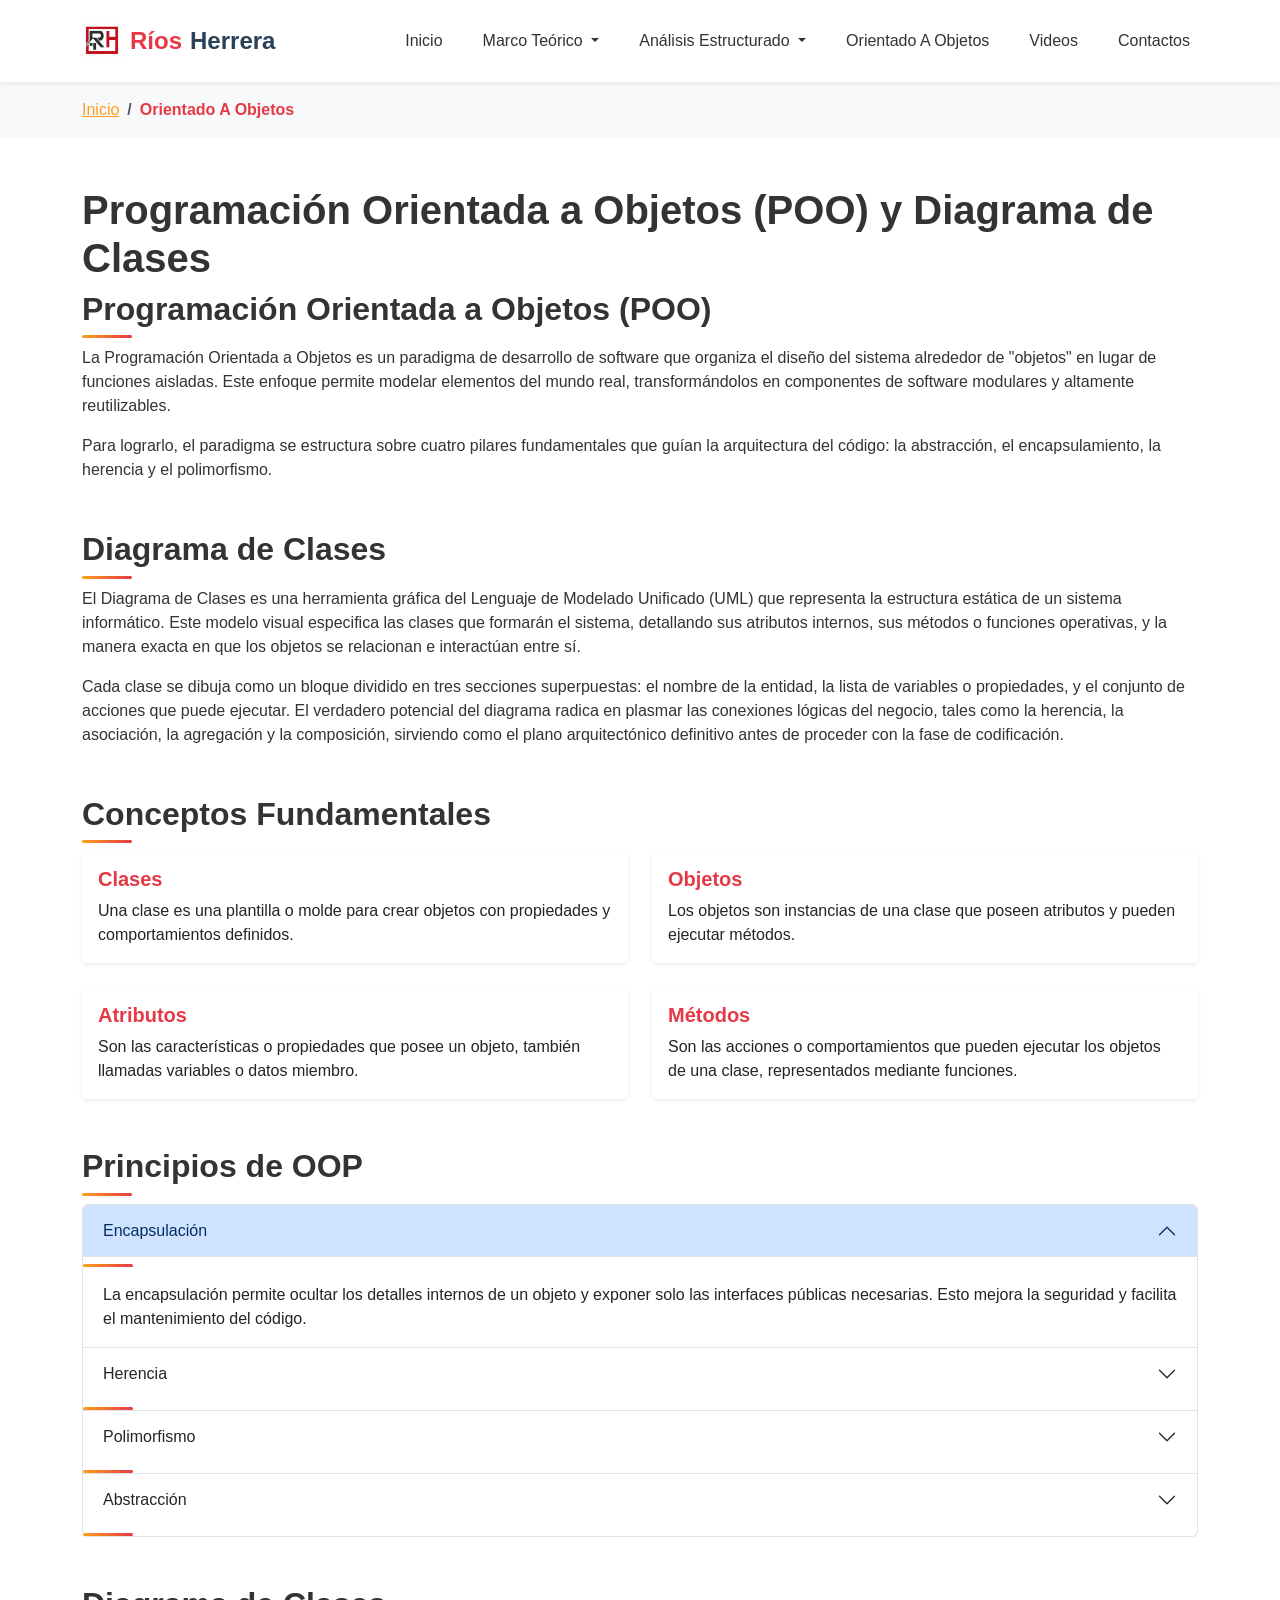
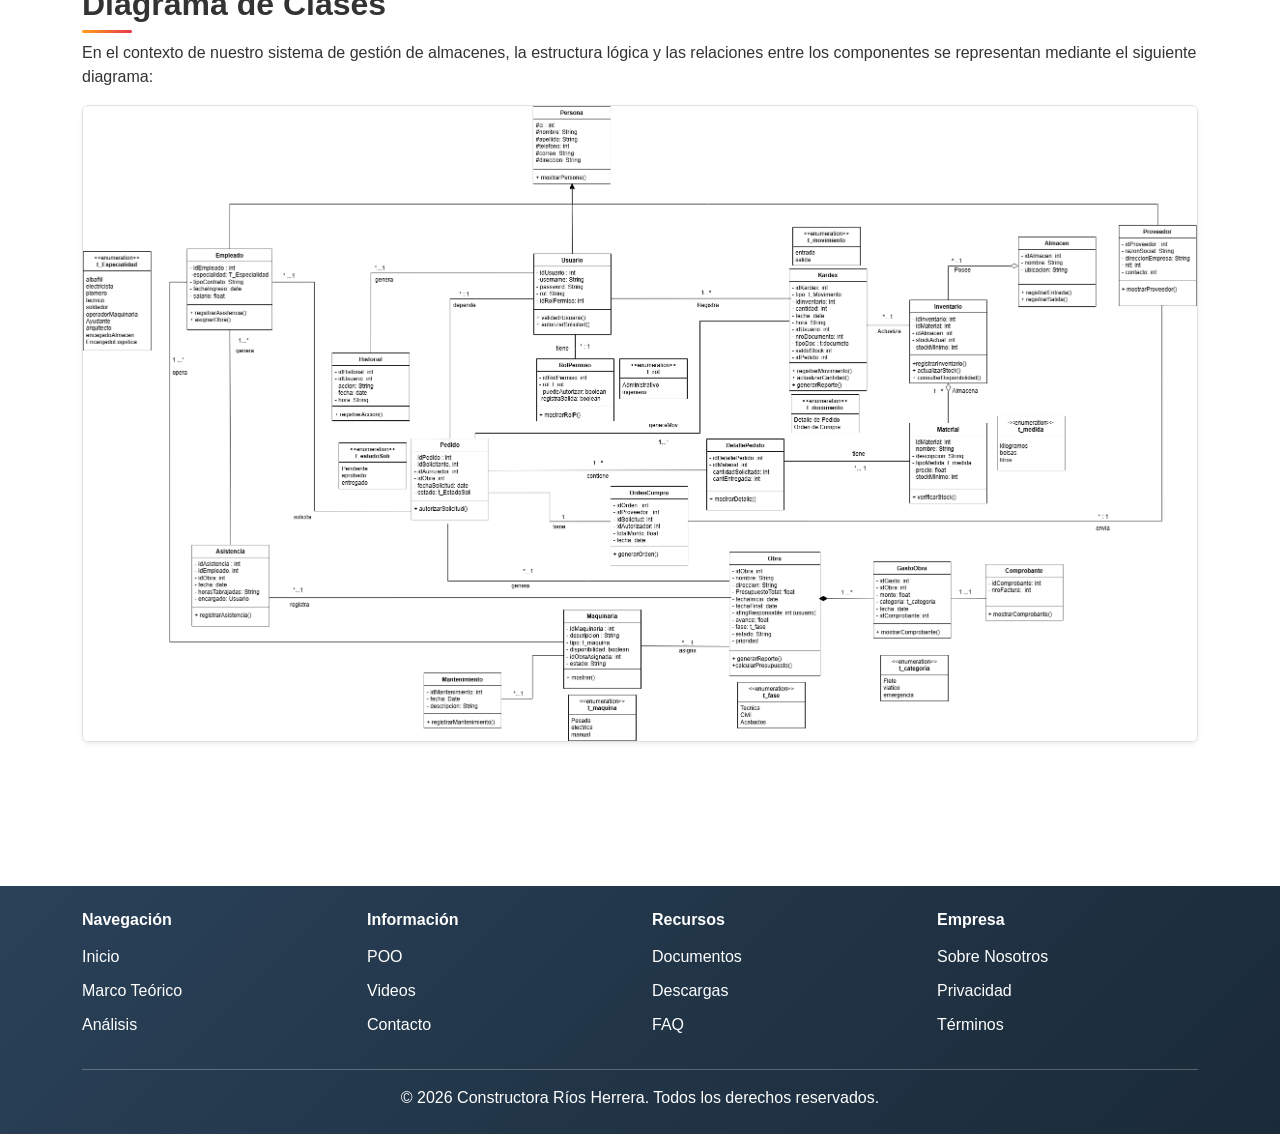
<file: orientado-objetos.html>
<!DOCTYPE html>
<html lang="es">
<head>
    <meta charset="UTF-8">
    <meta name="viewport" content="width=device-width, initial-scale=1.0">
    <title>Orientado A Objetos - Sistema de Gestión de Almacenes</title>
    <link href="https://cdn.jsdelivr.net/npm/bootstrap@5.3.0/dist/css/bootstrap.min.css" rel="stylesheet">
    <link rel="stylesheet" href="styles.css">
</head>
<body>
    <!-- NAVBAR -->
    <nav class="navbar navbar-expand-lg navbar-light bg-white shadow-sm sticky-top">
        <div class="container">
            <a class="navbar-brand fw-bold d-flex align-items-center gap-2" href="index.html">
                <img src="public/img/logoEmpresaCons.jpeg" alt="Logo Ríos Herrera" style="max-height: 40px; max-width: 40px;">
                <span style="color: #E63946">Ríos</span>
                <span style="color: #2A4158">Herrera</span>
            </a>
            <button class="navbar-toggler" type="button" data-bs-toggle="collapse" data-bs-target="#navbarNav">
                <span class="navbar-toggler-icon"></span>
            </button>
            <div class="collapse navbar-collapse" id="navbarNav">
                <ul class="navbar-nav ms-auto">
                    <li class="nav-item">
                        <a class="nav-link" href="index.html">Inicio</a>
                    </li>
                    <li class="nav-item dropdown">
                        <a class="nav-link dropdown-toggle" href="#" id="marcoDropdown" role="button" data-bs-toggle="dropdown">
                            Marco Teórico
                        </a>
                        <ul class="dropdown-menu" aria-labelledby="marcoDropdown">
                            <li><a class="dropdown-item" href="marco-teorico.html#introduccion">Introducción</a></li>
                            <li><a class="dropdown-item" href="marco-teorico.html#antecedentes">Antecedentes</a></li>
                            <li><a class="dropdown-item" href="marco-teorico.html#planteamiento">Planteamiento del Problema</a></li>
                        </ul>
                    </li>
                    <li class="nav-item dropdown">
                        <a class="nav-link dropdown-toggle" href="#" id="analisisDropdown" role="button" data-bs-toggle="dropdown">
                            Análisis Estructurado
                        </a>
                        <ul class="dropdown-menu" aria-labelledby="analisisDropdown">
                            <li class="dropdown-submenu">
                                <a class="dropdown-item dropdown-toggle" href="#" id="modeloAmbientalDropdown" role="button" data-bs-toggle="dropdown">
                                    Modelo Ambiental
                                </a>
                                <ul class="dropdown-menu" aria-labelledby="modeloAmbientalDropdown">
                                    <li><a class="dropdown-item" href="analisis-estructurado.html#declaracion">Declaración de Propósitos</a></li>
                                    <li><a class="dropdown-item" href="analisis-estructurado.html#diagrama">Diagrama de Contexto</a></li>
                                    <li><a class="dropdown-item" href="analisis-estructurado.html#eventos">Lista de Eventos</a></li>
                                </ul>
                            </li>
                            <li class="dropdown-submenu">
                                <a class="dropdown-item dropdown-toggle" href="#" id="modeloComportamientoDropdown" role="button" data-bs-toggle="dropdown">
                                    Modelo de Comportamiento
                                </a>
                                <ul class="dropdown-menu" aria-labelledby="modeloComportamientoDropdown">
                                    <li><a class="dropdown-item" href="analisis-estructurado.html#nivel0">Nivel Cero</a></li>
                                    <li><a class="dropdown-item" href="analisis-estructurado.html#nivel1">Nivel 1</a></li>
                                    <li><a class="dropdown-item" href="analisis-estructurado.html#nivel2">Nivel 2</a></li>
                                    <li><a class="dropdown-item" href="analisis-estructurado.html#nivel2-proceso2">Nivel 2 - Proceso 2.0</a></li>
                                    <li><a class="dropdown-item" href="analisis-estructurado.html#planificacion">Planificación de Actividades</a></li>
                                </ul>
                            </li>
                            <li><hr class="dropdown-divider"></li>
                            <li><a class="dropdown-item" href="modelo-er.html">Modelo ER</a></li>
                            <li><a class="dropdown-item" href="diagrama-procesos.html">Diagrama de Procesos</a></li>
                            <li class="dropdown-submenu">
                                <a class="dropdown-item dropdown-toggle" href="#" id="casosUsoDropdown" role="button" data-bs-toggle="dropdown">
                                    Casos de Uso
                                </a>
                                <ul class="dropdown-menu" aria-labelledby="casosUsoDropdown">
                                    <li><a class="dropdown-item" href="casos-uso.html#caso-uso">Caso de Uso</a></li>
                                    <li><a class="dropdown-item" href="casos-uso.html#caso-negocio">Caso de Uso de Negocio (CUN)</a></li>
                                    <li><a class="dropdown-item" href="casos-uso.html#caso-expandido">Caso de Uso Expandido</a></li>
                                </ul>
                            </li>
                        </ul>
                    </li>
                    <li class="nav-item">
                        <a class="nav-link active" href="orientado-objetos.html">Orientado A Objetos</a>
                    </li>
                    <li class="nav-item">
                        <a class="nav-link" href="videos.html">Videos</a>
                    </li>
                    <li class="nav-item">
                        <a class="nav-link" href="contactos.html">Contactos</a>
                    </li>
                </ul>
            </div>
        </div>
    </nav>

    <!-- BREADCRUMB -->
    <div class="bg-light py-3">
        <div class="container">
            <nav aria-label="breadcrumb">
                <ol class="breadcrumb mb-0">
                    <li class="breadcrumb-item"><a href="index.html">Inicio</a></li>
                    <li class="breadcrumb-item active">Orientado A Objetos</li>
                </ol>
            </nav>
        </div>
    </div>

    <!-- CONTENIDO -->
    <div class="container py-5">
        <h1 class="fw-bold fw-bold" style="color: #E63946 mb-5">Programación Orientada a Objetos (POO) y Diagrama de Clases</h1>

        <section id="poo" class="mb-5">
            <h2 class="fw-bold fw-bold" style="color: #E63946 mb-3">Programación Orientada a Objetos (POO)</h2>
            <p>La Programación Orientada a Objetos es un paradigma de desarrollo de software que organiza el diseño del sistema alrededor de "objetos" en lugar de funciones aisladas. Este enfoque permite modelar elementos del mundo real, transformándolos en componentes de software modulares y altamente reutilizables.</p>
            <p>Para lograrlo, el paradigma se estructura sobre cuatro pilares fundamentales que guían la arquitectura del código: la abstracción, el encapsulamiento, la herencia y el polimorfismo.</p>
        </section>

        <section id="diagrama-clases" class="mb-5">
            <h2 class="fw-bold fw-bold" style="color: #E63946 mb-3">Diagrama de Clases</h2>
            <p>El Diagrama de Clases es una herramienta gráfica del Lenguaje de Modelado Unificado (UML) que representa la estructura estática de un sistema informático. Este modelo visual especifica las clases que formarán el sistema, detallando sus atributos internos, sus métodos o funciones operativas, y la manera exacta en que los objetos se relacionan e interactúan entre sí.</p>
            <p>Cada clase se dibuja como un bloque dividido en tres secciones superpuestas: el nombre de la entidad, la lista de variables o propiedades, y el conjunto de acciones que puede ejecutar. El verdadero potencial del diagrama radica en plasmar las conexiones lógicas del negocio, tales como la herencia, la asociación, la agregación y la composición, sirviendo como el plano arquitectónico definitivo antes de proceder con la fase de codificación.</p>
        </section>

        <section id="conceptos" class="mb-5">
            <h2 class="fw-bold fw-bold" style="color: #E63946 mb-3">Conceptos Fundamentales</h2>
            
            <div class="row g-4">
                <div class="col-md-6">
                    <div class="card border-0 shadow-sm">
                        <div class="card-body">
                            <h5 class="card-title fw-bold" style="color: #E63946">Clases</h5>
                            <p class="card-text">Una clase es una plantilla o molde para crear objetos con propiedades y comportamientos definidos.</p>
                        </div>
                    </div>
                </div>
                <div class="col-md-6">
                    <div class="card border-0 shadow-sm">
                        <div class="card-body">
                            <h5 class="card-title fw-bold" style="color: #E63946">Objetos</h5>
                            <p class="card-text">Los objetos son instancias de una clase que poseen atributos y pueden ejecutar métodos.</p>
                        </div>
                    </div>
                </div>
                <div class="col-md-6">
                    <div class="card border-0 shadow-sm">
                        <div class="card-body">
                            <h5 class="card-title fw-bold" style="color: #E63946">Atributos</h5>
                            <p class="card-text">Son las características o propiedades que posee un objeto, también llamadas variables o datos miembro.</p>
                        </div>
                    </div>
                </div>
                <div class="col-md-6">
                    <div class="card border-0 shadow-sm">
                        <div class="card-body">
                            <h5 class="card-title fw-bold" style="color: #E63946">Métodos</h5>
                            <p class="card-text">Son las acciones o comportamientos que pueden ejecutar los objetos de una clase, representados mediante funciones.</p>
                        </div>
                    </div>
                </div>
            </div>
        </section>

        <section id="principios" class="mb-5">
            <h2 class="fw-bold fw-bold" style="color: #E63946 mb-3">Principios de OOP</h2>
            
            <div class="accordion" id="accordionOOP">
                <div class="accordion-item">
                    <h2 class="accordion-header">
                        <button class="accordion-button" type="button" data-bs-toggle="collapse" data-bs-target="#collapseOne">
                            Encapsulación
                        </button>
                    </h2>
                    <div id="collapseOne" class="accordion-collapse collapse show" data-bs-parent="#accordionOOP">
                        <div class="accordion-body">
                            La encapsulación permite ocultar los detalles internos de un objeto y exponer solo las interfaces públicas necesarias. Esto mejora la seguridad y facilita el mantenimiento del código.
                        </div>
                    </div>
                </div>
                <div class="accordion-item">
                    <h2 class="accordion-header">
                        <button class="accordion-button collapsed" type="button" data-bs-toggle="collapse" data-bs-target="#collapseTwo">
                            Herencia
                        </button>
                    </h2>
                    <div id="collapseTwo" class="accordion-collapse collapse" data-bs-parent="#accordionOOP">
                        <div class="accordion-body">
                            La herencia permite crear nuevas clases basadas en clases existentes, reutilizando código y estableciendo relaciones jerárquicas entre objetos. Una clase derivada hereda atributos y métodos de su clase base.
                        </div>
                    </div>
                </div>
                <div class="accordion-item">
                    <h2 class="accordion-header">
                        <button class="accordion-button collapsed" type="button" data-bs-toggle="collapse" data-bs-target="#collapseThree">
                            Polimorfismo
                        </button>
                    </h2>
                    <div id="collapseThree" class="accordion-collapse collapse" data-bs-parent="#accordionOOP">
                        <div class="accordion-body">
                            El polimorfismo permite que objetos de diferentes clases respondan al mismo mensaje de manera diferente, permitiendo una interfaz común con implementaciones específicas.
                        </div>
                    </div>
                </div>
                <div class="accordion-item">
                    <h2 class="accordion-header">
                        <button class="accordion-button collapsed" type="button" data-bs-toggle="collapse" data-bs-target="#collapseFour">
                            Abstracción
                        </button>
                    </h2>
                    <div id="collapseFour" class="accordion-collapse collapse" data-bs-parent="#accordionOOP">
                        <div class="accordion-body">
                            La abstracción se refiere al proceso de modelar características esenciales de un objeto mientras se ignoran los detalles innecesarios, simplificando la complejidad del sistema.
                        </div>
                    </div>
                </div>
            </div>
        </section>

        <section id="diagrama-clases-ejemplo" class="mb-5">
            <h2 class="fw-bold fw-bold" style="color: #E63946 mb-3">Diagrama de Clases</h2>
            <p>En el contexto de nuestro sistema de gestión de almacenes, la estructura lógica y las relaciones entre los componentes se representan mediante el siguiente diagrama:</p>
            
            <div class="text-center mb-4">
                <img src="public/img/UML.png" alt="Diagrama de Clases del Sistema de Almacén" class="img-fluid rounded shadow-sm border">
            </div> 
        </section>
        
    </div>

    <!-- FOOTER -->
    <footer class="bg-dark text-white py-4 mt-5">
        <div class="container">
            <div class="row">
                <div class="col-md-3">
                    <h6 class="fw-bold mb-3">Navegación</h6>
                    <ul class="list-unstyled">
                        <li><a href="index.html" class="text-white text-decoration-none">Inicio</a></li>
                        <li><a href="marco-teorico.html" class="text-white text-decoration-none">Marco Teórico</a></li>
                        <li><a href="analisis-estructurado.html" class="text-white text-decoration-none">Análisis</a></li>
                    </ul>
                </div>
                <div class="col-md-3">
                    <h6 class="fw-bold mb-3">Información</h6>
                    <ul class="list-unstyled">
                        <li><a href="orientado-objetos.html" class="text-white text-decoration-none">POO</a></li>
                        <li><a href="videos.html" class="text-white text-decoration-none">Videos</a></li>
                        <li><a href="contactos.html" class="text-white text-decoration-none">Contacto</a></li>
                    </ul>
                </div>
                <div class="col-md-3">
                    <h6 class="fw-bold mb-3">Recursos</h6>
                    <ul class="list-unstyled">
                        <li><a href="#" class="text-white text-decoration-none">Documentos</a></li>
                        <li><a href="#" class="text-white text-decoration-none">Descargas</a></li>
                        <li><a href="#" class="text-white text-decoration-none">FAQ</a></li>
                    </ul>
                </div>
                <div class="col-md-3">
                    <h6 class="fw-bold mb-3">Empresa</h6>
                    <ul class="list-unstyled">
                        <li><a href="#" class="text-white text-decoration-none">Sobre Nosotros</a></li>
                        <li><a href="#" class="text-white text-decoration-none">Privacidad</a></li>
                        <li><a href="#" class="text-white text-decoration-none">Términos</a></li>
                    </ul>
                </div>
            </div>
            <hr class="bg-secondary">
            <div class="text-center">
                <p class="mb-0">&copy; 2026 Constructora Ríos Herrera. Todos los derechos reservados.</p>
            </div>
        </div>
    </footer>

    <script src="https://cdn.jsdelivr.net/npm/bootstrap@5.3.0/dist/js/bootstrap.bundle.min.js"></script>
</body>
</html>
</file>
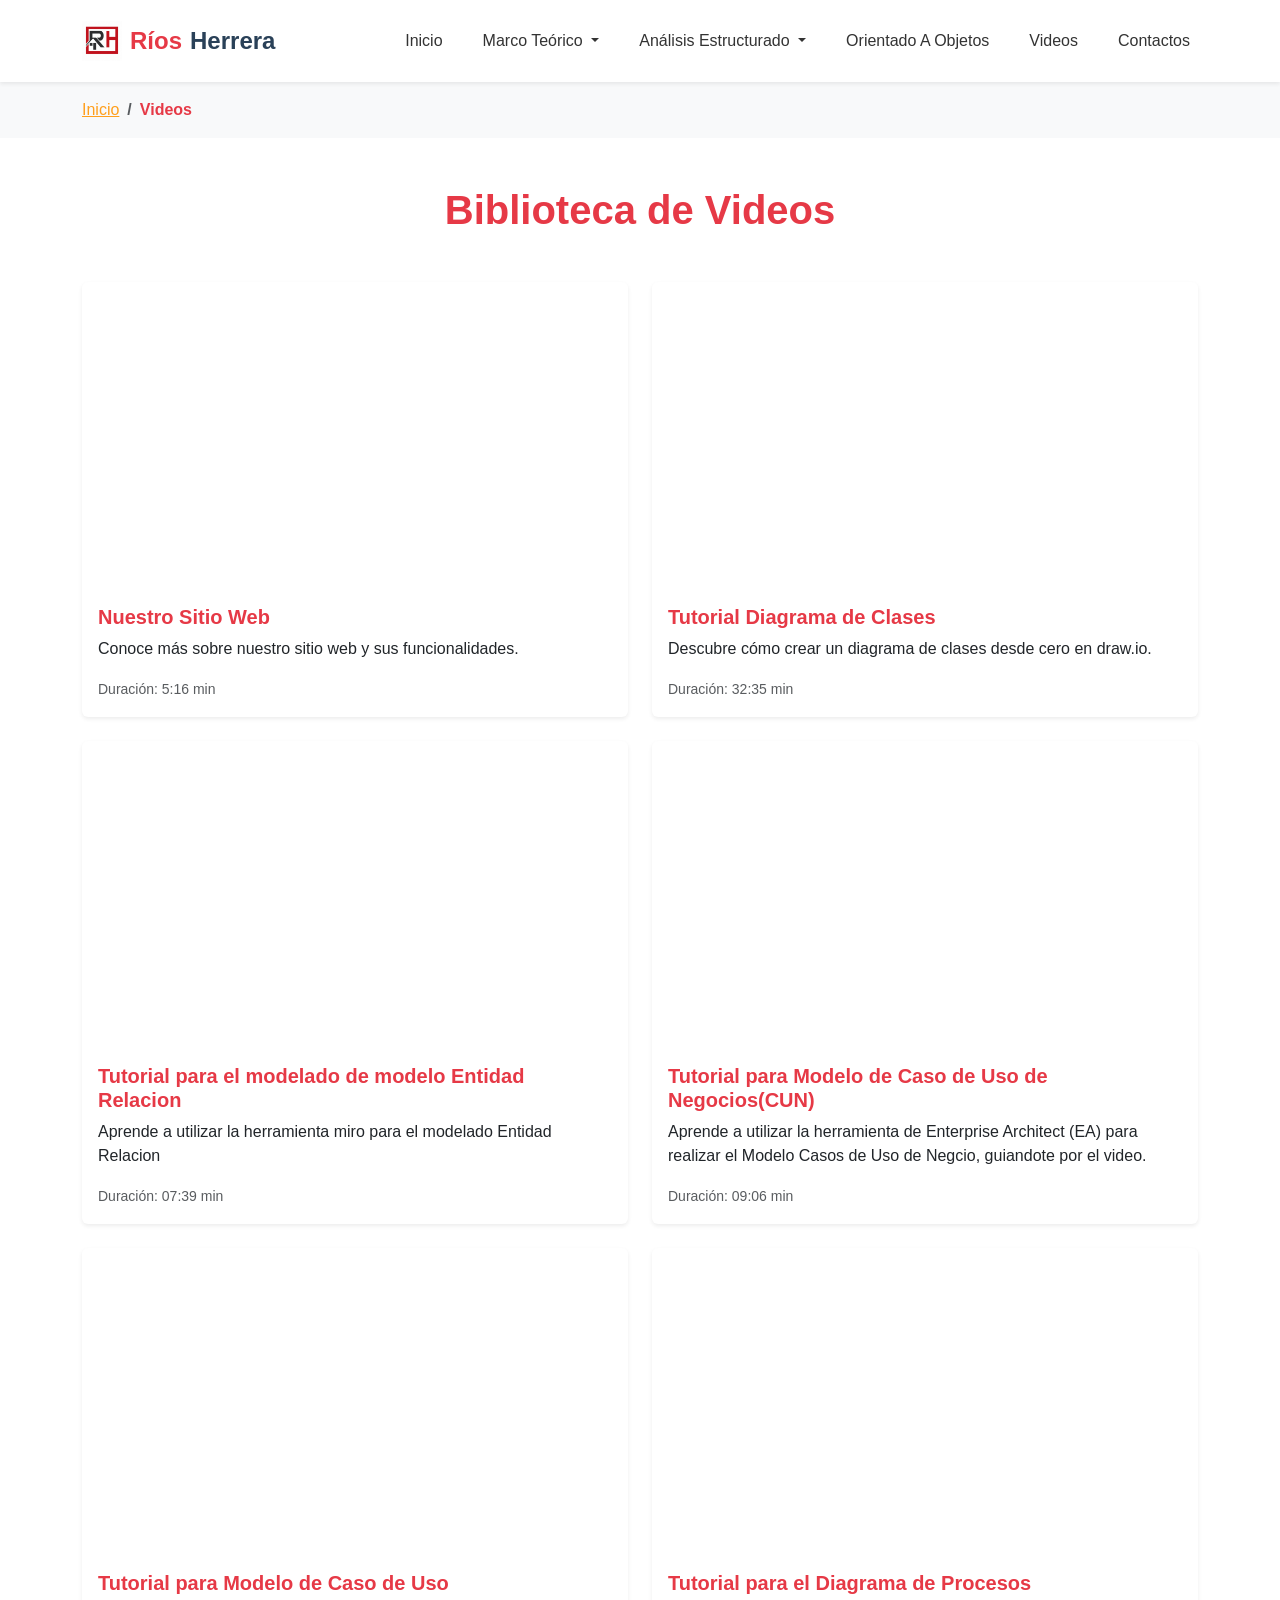
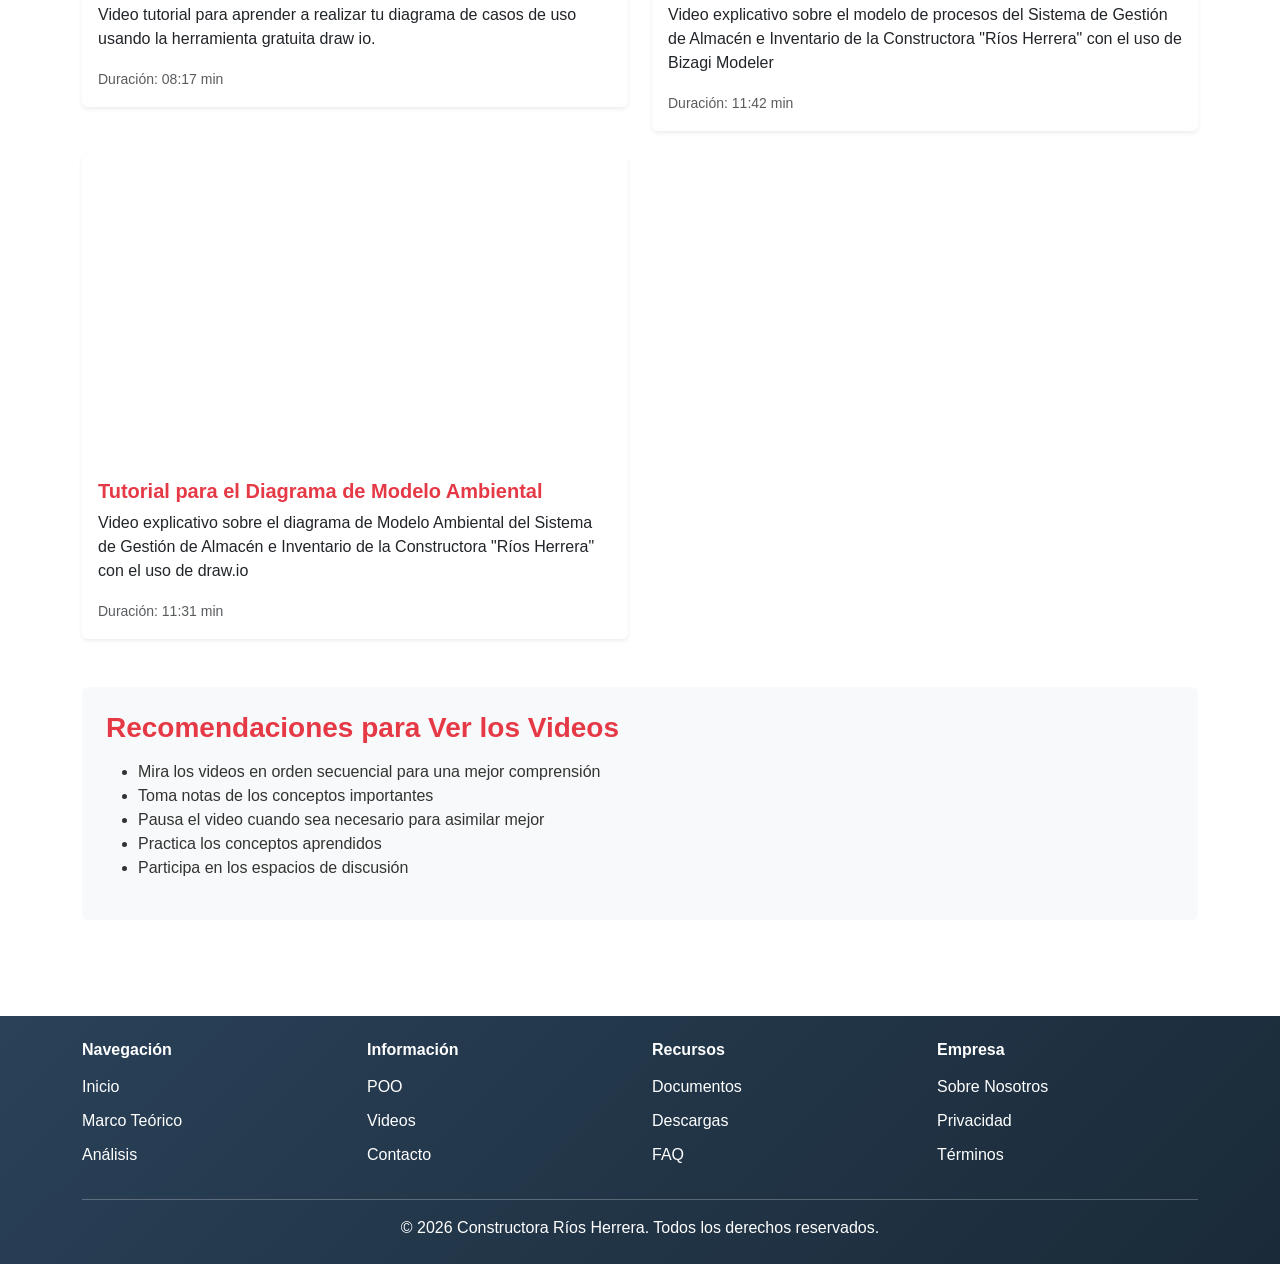
<file: videos.html>
<!DOCTYPE html>
<html lang="es">
<head>
    <meta charset="UTF-8">
    <meta name="viewport" content="width=device-width, initial-scale=1.0">
    <title>Videos - Sistema de Gestión de Almacenes</title>
    <link href="https://cdn.jsdelivr.net/npm/bootstrap@5.3.0/dist/css/bootstrap.min.css" rel="stylesheet">
    <link rel="stylesheet" href="styles.css">
</head>
<body>
    <!-- NAVBAR -->
    <nav class="navbar navbar-expand-lg navbar-light bg-white shadow-sm sticky-top">
        <div class="container">
            <a class="navbar-brand fw-bold d-flex align-items-center gap-2" href="index.html">
                <img src="public/img/logoEmpresaCons.jpeg" alt="Logo Ríos Herrera" style="max-height: 40px; max-width: 40px;">
                <span style="color: #E63946">Ríos</span>
                <span style="color: #2A4158">Herrera</span>
            </a>
            <button class="navbar-toggler" type="button" data-bs-toggle="collapse" data-bs-target="#navbarNav">
                <span class="navbar-toggler-icon"></span>
            </button>
            <div class="collapse navbar-collapse" id="navbarNav">
                <ul class="navbar-nav ms-auto">
                    <li class="nav-item">
                        <a class="nav-link" href="index.html">Inicio</a>
                    </li>
                    <li class="nav-item dropdown">
                        <a class="nav-link dropdown-toggle" href="#" id="marcoDropdown" role="button" data-bs-toggle="dropdown">
                            Marco Teórico
                        </a>
                        <ul class="dropdown-menu" aria-labelledby="marcoDropdown">
                            <li><a class="dropdown-item" href="marco-teorico.html#introduccion">Introducción</a></li>
                            <li><a class="dropdown-item" href="marco-teorico.html#antecedentes">Antecedentes</a></li>
                            <li><a class="dropdown-item" href="marco-teorico.html#planteamiento">Planteamiento del Problema</a></li>
                        </ul>
                    </li>
                    <li class="nav-item dropdown">
                        <a class="nav-link dropdown-toggle" href="#" id="analisisDropdown" role="button" data-bs-toggle="dropdown">
                            Análisis Estructurado
                        </a>
                        <ul class="dropdown-menu" aria-labelledby="analisisDropdown">
                            <li><a class="dropdown-item" href="analisis-estructurado.html#declaracion">Declaración de Propósitos</a></li>
                            <li><a class="dropdown-item" href="analisis-estructurado.html#diagrama">Diagrama de Contexto</a></li>
                            <li><a class="dropdown-item" href="analisis-estructurado.html#eventos">Lista de Eventos</a></li>
                            <li><hr class="dropdown-divider"></li>
                            <li><a class="dropdown-item" href="modelo-er.html">Modelo ER</a></li>
                            <li><a class="dropdown-item" href="diagrama-procesos.html">Diagrama de Procesos</a></li>
                            <li class="dropdown-submenu">
                                <a class="dropdown-item dropdown-toggle" href="#" id="casosUsoDropdown" role="button" data-bs-toggle="dropdown">
                                    Casos de Uso
                                </a>
                                <ul class="dropdown-menu" aria-labelledby="casosUsoDropdown">
                                    <li><a class="dropdown-item" href="casos-uso.html#caso-uso">Caso de Uso</a></li>
                                    <li><a class="dropdown-item" href="casos-uso.html#caso-negocio">Caso de Uso de Negocio (CUN)</a></li>
                                    <li><a class="dropdown-item" href="casos-uso.html#caso-expandido">Caso de Uso Expandido</a></li>
                                </ul>
                            </li>
                        </ul>
                    </li>
                    <li class="nav-item">
                        <a class="nav-link" href="orientado-objetos.html">Orientado A Objetos</a>
                    </li>
                    <li class="nav-item">
                        <a class="nav-link active" href="videos.html">Videos</a>
                    </li>
                    <li class="nav-item">
                        <a class="nav-link" href="contactos.html">Contactos</a>
                    </li>
                </ul>
            </div>
        </div>
    </nav>

    <!-- BREADCRUMB -->
    <div class="bg-light py-3">
        <div class="container">
            <nav aria-label="breadcrumb">
                <ol class="breadcrumb mb-0">
                    <li class="breadcrumb-item"><a href="index.html">Inicio</a></li>
                    <li class="breadcrumb-item active">Videos</li>
                </ol>
            </nav>
        </div>
    </div>

    <!-- CONTENIDO -->
    <div class="container py-5">
        <h1 class="fw-bold mb-5 text-center" style="color: #E63946;">Biblioteca de Videos</h1>

        <div class="row g-4">
            <!-- Video 1 -->
            <div class="col-md-6">
                <div class="card border-0 shadow-sm overflow-hidden">
                    <div class="ratio ratio-16x9">
                        <iframe src="https://youtube.com/embed/zBEIqJ8yjpQ" title="Video 1" allowfullscreen="" loading="lazy"></iframe>
                    </div>
                    <div class="card-body">
                        <h5 class="card-title fw-bold" style="color: #E63946">Nuestro Sitio Web</h5>
                        <p class="card-text">Conoce más sobre nuestro sitio web y sus funcionalidades.</p>
                        <small class="text-muted">Duración: 5:16 min</small>
                    </div>
                </div>
            </div>

            <!-- Video 2 -->
            <div class="col-md-6">
                <div class="card border-0 shadow-sm overflow-hidden">
                    <div class="ratio ratio-16x9">
                        <iframe src="https://www.youtube.com/embed/DiYtXlvz79s" title="Video 2" allowfullscreen="" loading="lazy"></iframe>
                    </div>
                    <div class="card-body">
                        <h5 class="card-title fw-bold" style="color: #E63946">Tutorial Diagrama de Clases</h5>
                        <p class="card-text">Descubre cómo crear un diagrama de clases desde cero en draw.io.</p>
                        <small class="text-muted">Duración: 32:35 min</small>
                    </div>
                </div>
            </div>

            <!-- Video 3 -->
            <div class="col-md-6">
                <div class="card border-0 shadow-sm overflow-hidden">
                    <div class="ratio ratio-16x9">
                        <iframe 
                            src="https://www.youtube.com/embed/hliJrlVlEww" 
                            title="Tutorial para Modelo Entidad Relacion" 
                            allowfullscreen="" 
                            allow="accelerometer; autoplay; clipboard-write; encrypted-media; gyroscope; picture-in-picture; web-share" 
                            loading="lazy">
                        </iframe>
                    </div>
                    <div class="card-body">
                        <h5 class="card-title fw-bold" style="color: #E63946">Tutorial para el modelado de modelo Entidad Relacion</h5>
                        <p class="card-text">Aprende a utilizar la herramienta miro para el modelado Entidad Relacion</p>
                        <small class="text-muted">Duración: 07:39 min</small>
                    </div>
                </div>
            </div>

            

            <!-- Video 5 -->
            <div class="col-md-6">
                <div class="card border-0 shadow-sm overflow-hidden">
                   <div class="ratio ratio-16x9">
                        <iframe 
                            src="https://www.youtube-nocookie.com/embed/Co6lx1Fl37Y?si=j597UELC6NRXXg60" 
                            title="Tutorial para Modelo de Caso de Uso de Negocios (CUN)" 
                            allow="accelerometer; autoplay; clipboard-write; encrypted-media; gyroscope; picture-in-picture; web-share" 
                            allowfullscreen 
                            loading="lazy">
                        </iframe>
                    </div>
                    <div class="card-body">
                        <h5 class="card-title fw-bold" style="color: #E63946">Tutorial para Modelo de Caso de Uso de Negocios(CUN)</h5>
                        <p class="card-text">Aprende a utilizar la herramienta de Enterprise Architect (EA) para realizar el Modelo Casos de Uso de Negcio, guiandote por el video.</p>
                        <small class="text-muted">Duración: 09:06 min</small>
                    </div>
                </div>
            </div>

                        <!-- Video 6 CASOS DE USO -->
            <div class="col-md-6">
                <div class="card border-0 shadow-sm overflow-hidden">
                    <div class="ratio ratio-16x9">
                       <iframe 
                            src="https://www.youtube.com/embed/YWPJO2UAkMI?si=Dj0Z5RAA6l5pvAER" 
                            title="Tutorial para Modelo de Casos de Uso (CU)" 
                            allowfullscreen="" 
                            allow="accelerometer; autoplay; clipboard-write; encrypted-media; gyroscope; picture-in-picture; web-share" 
                            loading="lazy">
                        </iframe>
                    </div>
                    <div class="card-body">
                        <h5 class="card-title fw-bold" style="color: #E63946">Tutorial para Modelo de Caso de Uso</h5>
                        <p class="card-text">Video tutorial para aprender a realizar tu diagrama de casos de uso usando la herramienta gratuita draw io.</p>
                        <small class="text-muted">Duración: 08:17 min</small>
                    </div>
                </div>
            </div>

             <!-- Video 7 -->
            <div class="col-md-6">
                <div class="card border-0 shadow-sm overflow-hidden">
                    <div class="ratio ratio-16x9">
                       <iframe src="https://www.youtube.com/embed/AfTU0q_sp_8" title="Modelo de Procesos de Almacén e Inventario" allowfullscreen loading="lazy"></iframe>
                    </div>
                    <div class="card-body">
                        <h5 class="card-title fw-bold" style="color: #E63946">Tutorial para el Diagrama de Procesos</h5>
                        <p class="card-text">Video explicativo sobre el modelo de procesos del Sistema de Gestión de Almacén e Inventario de la Constructora "Ríos Herrera" con el uso de Bizagi Modeler</p>
                        <small class="text-muted">Duración: 11:42 min</small>
                    </div>
                </div>
            </div>
            
                <!-- Video 8 -->
            <div class="col-md-6">
                <div class="card border-0 shadow-sm overflow-hidden">
                    <div class="ratio ratio-16x9">
                       <iframe src="https://www.youtube.com/embed/RPvbsnMmQkE" title="Tutorial para el Diagrama de Modelo Ambiental" allowfullscreen loading="lazy"></iframe>
                    </div>
                    <div class="card-body">
                        <h5 class="card-title fw-bold" style="color: #E63946">Tutorial para el Diagrama de Modelo Ambiental</h5>
                        <p class="card-text">Video explicativo sobre el diagrama de Modelo Ambiental del Sistema de Gestión de Almacén e Inventario de la Constructora "Ríos Herrera" con el uso de draw.io</p>
                        <small class="text-muted">Duración: 11:31 min</small>
                    </div>
                </div>
            </div>


        </div>

        <!-- SECCIÓN ADICIONAL -->
        <section class="mt-5 p-4 bg-light rounded">
            <h3 class="fw-bold mb-3" style="color: #E63946;">Recomendaciones para Ver los Videos</h3>
            <ul>
                <li>Mira los videos en orden secuencial para una mejor comprensión</li>
                <li>Toma notas de los conceptos importantes</li>
                <li>Pausa el video cuando sea necesario para asimilar mejor</li>
                <li>Practica los conceptos aprendidos</li>
                <li>Participa en los espacios de discusión</li>
            </ul>
        </section>
    </div>

    <!-- FOOTER -->
    <footer class="bg-dark text-white py-4 mt-5">
        <div class="container">
            <div class="row">
                <div class="col-md-3">
                    <h6 class="fw-bold mb-3">Navegación</h6>
                    <ul class="list-unstyled">
                        <li><a href="index.html" class="text-white text-decoration-none">Inicio</a></li>
                        <li><a href="marco-teorico.html" class="text-white text-decoration-none">Marco Teórico</a></li>
                        <li><a href="analisis-estructurado.html" class="text-white text-decoration-none">Análisis</a></li>
                    </ul>
                </div>
                <div class="col-md-3">
                    <h6 class="fw-bold mb-3">Información</h6>
                    <ul class="list-unstyled">
                        <li><a href="orientado-objetos.html" class="text-white text-decoration-none">POO</a></li>
                        <li><a href="videos.html" class="text-white text-decoration-none">Videos</a></li>
                        <li><a href="contactos.html" class="text-white text-decoration-none">Contacto</a></li>
                    </ul>
                </div>
                <div class="col-md-3">
                    <h6 class="fw-bold mb-3">Recursos</h6>
                    <ul class="list-unstyled">
                        <li><a href="#" class="text-white text-decoration-none">Documentos</a></li>
                        <li><a href="#" class="text-white text-decoration-none">Descargas</a></li>
                        <li><a href="#" class="text-white text-decoration-none">FAQ</a></li>
                    </ul>
                </div>
                <div class="col-md-3">
                    <h6 class="fw-bold mb-3">Empresa</h6>
                    <ul class="list-unstyled">
                        <li><a href="#" class="text-white text-decoration-none">Sobre Nosotros</a></li>
                        <li><a href="#" class="text-white text-decoration-none">Privacidad</a></li>
                        <li><a href="#" class="text-white text-decoration-none">Términos</a></li>
                    </ul>
                </div>
            </div>
            <hr class="bg-secondary">
            <div class="text-center">
                <p class="mb-0">&copy; 2026 Constructora Ríos Herrera. Todos los derechos reservados.</p>
            </div>
        </div>
    </footer>

    <script src="https://cdn.jsdelivr.net/npm/bootstrap@5.3.0/dist/js/bootstrap.bundle.min.js"></script>
</body>
</html>
</file>
<file: styles.css>
/* Variables de Color */
:root {
    --primary-red: #E63946;
    --primary-dark: #2A4158;
    --red-dark: #D62828;
    --light-gray: #f5f5f5;
    --medium-gray: #e8e8e8;
    --dark-gray: #333;
    --white: #ffffff;
    --primary-orange: #FF9F1C;
    --primary-blue: #E63946;
    --accent-teal: #06A77D;
    --accent-purple: #8E44AD;
}

* {
    margin: 0;
    padding: 0;
    box-sizing: border-box;
}

body {
    font-family: 'Segoe UI', Tahoma, Geneva, Verdana, sans-serif;
    color: var(--dark-gray);
    background-color: var(--white);
}

/* Navbar */
.navbar {
    background-color: var(--white);
    box-shadow: 0 2px 4px rgba(0,0,0,0.1);
    padding: 1rem 0;
}

.navbar-brand {
    font-weight: bold;
    color: var(--primary-blue) !important;
    font-size: 1.5rem;
}

.navbar-nav .nav-link {
    color: var(--dark-gray) !important;
    margin-left: 1.5rem;
    font-weight: 500;
    transition: color 0.3s ease;
}

.navbar-nav .nav-link:hover {
    color: var(--primary-red) !important;
}

.navbar-nav .dropdown-menu {
    background-color: var(--light-gray);
    border: 1px solid #ddd;
}

.navbar-nav .dropdown-menu .dropdown-item {
    color: var(--dark-gray);
}

.navbar-nav .dropdown-menu .dropdown-item:hover {
    background-color: var(--primary-red);
    color: var(--white);
}

/* Hero Section */
.hero {
    background: linear-gradient(135deg, #E63946 0%, #D62828 100%) !important;
    color: var(--white);
    padding: 80px 0;
    text-align: center;
    position: relative;
    overflow: hidden;
}

.hero-section {
    background: linear-gradient(135deg, #E63946 0%, #D62828 100%);
    color: var(--white);
    padding: 80px 0;
    text-align: center;
    position: relative;
    overflow: hidden;
}

.hero-section h1 {
    font-size: 3.5rem;
    font-weight: bold;
    text-transform: uppercase;
    margin-bottom: 1rem;
    text-shadow: 2px 2px 4px rgba(0,0,0,0.3);
}

.hero-section .hero-subtitle {
    font-size: 1.5rem;
    margin-bottom: 2rem;
    font-weight: 300;
}

.hero-content {
    display: flex;
    align-items: center;
    justify-content: space-between;
}

.hero-text {
    text-align: left;
    flex: 1;
}

.hero-image {
    flex: 1;
    text-align: right;
}

.hero-image img {
    max-width: 100%;
    height: auto;
    max-height: 400px;
}

/* Logo */
.logo-header {
    font-size: 2.5rem;
    color: var(--primary-red);
    font-weight: bold;
    text-shadow: 1px 1px 2px rgba(0,0,0,0.1);
}

/* Sección de descripción */
.description-section {
    background-color: var(--white);
    padding: 60px 0;
    text-align: center;
}

.description-section h2 {
    font-size: 2rem;
    margin-bottom: 2rem;
    color: var(--primary-red);
}

.description-section p {
    font-size: 1.1rem;
    color: #666;
    max-width: 800px;
    margin: 0 auto;
    line-height: 1.8;
}

/* Blog Section */
.blog-section {
    background-color: var(--white);
    padding: 80px 0;
}

.blog-section h2 {
    text-align: center;
    font-size: 2.5rem;
    margin-bottom: 60px;
    color: var(--primary-red);
    font-weight: bold;
}

.blog-cards {
    display: grid;
    grid-template-columns: repeat(auto-fit, minmax(320px, 1fr));
    gap: 30px;
    margin-bottom: 40px;
}

.blog-card {
    background-color: var(--white);
    border-radius: 8px;
    overflow: hidden;
    box-shadow: 0 4px 6px rgba(0,0,0,0.1);
    transition: transform 0.3s ease, box-shadow 0.3s ease, border-color 0.3s ease;
    border: 2px solid transparent;
}

.blog-card:hover {
    transform: translateY(-8px);
    box-shadow: 0 12px 24px rgba(230, 57, 70, 0.2);
    border-color: var(--primary-orange);
}

.blog-card-image {
    width: 100%;
    height: 250px;
    background-color: #e0e0e0;
    display: flex;
    align-items: center;
    justify-content: center;
    overflow: hidden;
}

.blog-card-image img {
    width: 100%;
    height: 100%;
    object-fit: cover;
}

.blog-card-body {
    padding: 25px;
}

.blog-card-title {
    font-size: 1.5rem;
    font-weight: bold;
    color: var(--dark-gray);
    margin-bottom: 15px;
}

.blog-card-text {
    color: #666;
    line-height: 1.6;
    font-size: 0.95rem;
    margin-bottom: 20px;
}

.leer-mas {
    color: var(--primary-red);
    text-decoration: underline;
    font-weight: 600;
    cursor: pointer;
    transition: color 0.3s ease;
}

.leer-mas:hover {
    color: var(--red-dark);
}

/* Content Section */
.content-section {
    padding: 60px 0;
    background-color: var(--white);
}

.content-section h1 {
    color: var(--primary-red);
    margin-bottom: 30px;
    font-size: 2.5rem;
}

.content-section h2 {
    color: var(--primary-red);
    margin: 30px 0 20px 0;
    font-size: 1.8rem;
}

.content-section p {
    color: #666;
    line-height: 1.8;
    font-size: 1.1rem;
    margin-bottom: 20px;
}

/* Footer */
footer {
    background: linear-gradient(135deg, var(--primary-dark) 0%, #1a2a38 100%);
    color: var(--white);
    padding: 40px 0;
    margin-top: 80px;
}

footer h5 {
    color: var(--primary-orange);
    font-weight: bold;
    margin-bottom: 20px;
}

footer ul {
    list-style: none;
}

footer ul li {
    margin-bottom: 10px;
}

footer ul li a {
    color: #d0d0d0;
    text-decoration: none;
    transition: color 0.3s ease;
}

footer ul li a:hover {
    color: var(--primary-red);
}

.footer-bottom {
    border-top: 1px solid #555;
    padding-top: 20px;
    margin-top: 40px;
    text-align: center;
}

/* Breadcrumb */
.breadcrumb-section {
    background: linear-gradient(135deg, #f9f9f9 0%, #ffffff 100%);
    padding: 20px 0;
    margin-bottom: 40px;
    border-bottom: 2px solid var(--primary-orange);
}

.breadcrumb {
    background-color: transparent;
    padding: 0;
    margin: 0;
}

.breadcrumb-item.active {
    color: var(--primary-red);
    font-weight: 600;
}

.breadcrumb-item a {
    color: var(--primary-orange);
    transition: color 0.3s ease;
}

.breadcrumb-item a:hover {
    color: var(--primary-red);
}

/* Responsive */
@media (max-width: 768px) {
    .hero-section h1 {
        font-size: 2rem;
    }

    .hero-content {
        flex-direction: column;
        text-align: center;
    }

    .hero-image {
        text-align: center;
        margin-top: 30px;
    }

    .blog-cards {
        grid-template-columns: 1fr;
    }

    .navbar-nav .nav-link {
        margin-left: 0;
        padding: 0.5rem 0;
    }
}

/* Formulario de Contacto */
.contact-form {
    max-width: 600px;
    margin: 40px auto;
    background-color: var(--light-gray);
    padding: 30px;
    border-radius: 8px;
}

.form-control {
    border: 1px solid #ddd;
    border-radius: 4px;
    padding: 12px;
    margin-bottom: 15px;
    font-size: 1rem;
}

.form-control:focus {
    border-color: var(--primary-red);
    box-shadow: 0 0 8px rgba(230, 57, 70, 0.4);
}

.btn-submit {
    background: linear-gradient(135deg, var(--primary-red) 0%, var(--primary-orange) 100%);
    color: var(--white);
    padding: 12px 30px;
    border: none;
    border-radius: 6px;
    font-size: 1rem;
    font-weight: bold;
    cursor: pointer;
    transition: transform 0.3s ease, box-shadow 0.3s ease;
    width: 100%;
}

.btn-submit:hover {
    transform: translateY(-2px);
    box-shadow: 0 8px 16px rgba(230, 57, 70, 0.3);
}

/* Scroll Margin para Anclas */
.scroll-margin {
    scroll-margin-top: 100px;
}

/* Estilos para Índice Lateral */
.card.sticky-top {
    position: sticky;
    top: 80px;
    z-index: 100;
    border-left: 5px solid var(--primary-orange);
    background: white;
    box-shadow: 0 4px 12px rgba(255, 159, 28, 0.1);
}

.card-body a:hover {
    color: var(--primary-red) !important;
    font-weight: 600;
}

/* Dropdown Submenu Styles */
.dropdown-submenu {
    position: relative;
}

.dropdown-submenu > .dropdown-menu {
    top: 0;
    left: 100%;
    margin-top: -1px;
}

.dropdown-submenu > a::after {
    content: '';
    border-right: 0;
    border-bottom: 0.3em solid currentColor;
    border-left: 0.3em solid transparent;
    transform: rotate(-90deg);
}

.dropdown-submenu:hover > .dropdown-menu {
    display: block;
}

.dropdown-item {
    position: relative;
    transition: all 0.3s ease;
}

.dropdown-item:hover {
    background-color: rgba(255, 159, 28, 0.1);
    color: var(--primary-red);
    font-weight: 500;
}

/* Estilos para cuadros de contenido */
.card {
    border: 1px solid #e0e0e0;
    transition: all 0.3s ease;
}

.card:hover {
    box-shadow: 0 8px 16px rgba(230, 57, 70, 0.15);
}

/* Estilos para secciones con bordes coloreados */
.border-left {
    border-color: var(--primary-orange) !important;
}

.border-left.border-4 {
    border-width: 4px !important;
}

/* Botones outline con color */
.btn-outline {
    border: 2px solid currentColor;
    transition: all 0.3s ease;
}

.btn-outline:hover {
    transform: translateY(-2px);
    box-shadow: 0 6px 12px rgba(0,0,0,0.15);
}

/* Alertas mejoradas */
.alert {
    border-left: 4px solid var(--primary-orange);
    border-radius: 6px;
}

.alert-warning {
    background: linear-gradient(to right, rgba(255, 159, 28, 0.1), transparent);
    border-color: var(--primary-orange);
    color: var(--dark-gray);
}

.alert-info {
    background: linear-gradient(to right, rgba(230, 57, 70, 0.1), transparent);
    border-color: var(--primary-red);
    color: var(--dark-gray);
}

/* Títulos mejorados */
h1, h2, h3, h4, h5, h6 {
    transition: color 0.3s ease;
}

h2 {
    position: relative;
    padding-bottom: 10px;
}

h2::after {
    content: '';
    position: absolute;
    bottom: 0;
    left: 0;
    width: 50px;
    height: 3px;
    background: linear-gradient(to right, var(--primary-orange), var(--primary-red));
    border-radius: 2px;
}

/* Mejoras visuales para secciones */
section {
    position: relative;
}

/* Estilos para descripción sections */
.description-section {
    background: linear-gradient(135deg, #ffffff 0%, #f9f9f9 100%);
}

/* Sección de Autores */
.authors-section {
    background: linear-gradient(135deg, #f5f5f5 0%, #ffffff 100%);
    padding: 60px 0;
}

.author-card {
    transition: all 0.3s ease;
    border-radius: 12px;
    overflow: hidden;
    border-left: 4px solid var(--primary-orange);
    background: white;
}

.author-card:hover {
    transform: translateY(-8px);
    box-shadow: 0 12px 24px rgba(255, 159, 28, 0.2) !important;
    border-left-color: var(--primary-red);
}

.author-avatar {
    width: 80px;
    height: 80px;
    border-radius: 50%;
    display: flex;
    align-items: center;
    justify-content: center;
    margin: 0 auto 15px;
    font-size: 2rem;
    font-weight: bold;
    color: white;
    background: linear-gradient(135deg, var(--primary-orange) 0%, var(--primary-red) 100%);
}

.author-card h5 {
    color: var(--primary-red);
    font-size: 1.1rem;
    margin-bottom: 5px;
}

.author-card .text-muted {
    color: #888 !important;
    font-weight: 500;
}
</file>
